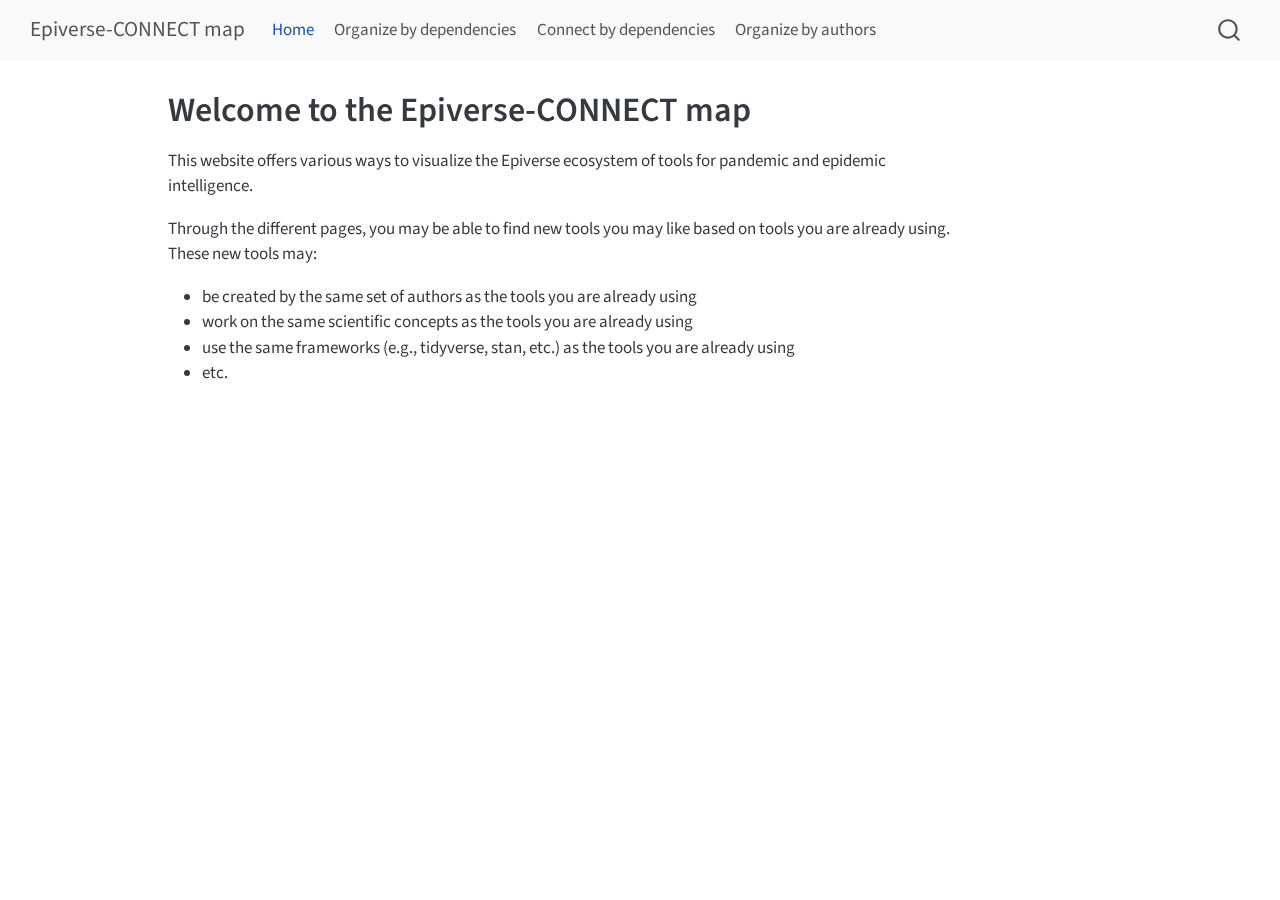
<file: index.html>
<!DOCTYPE html>
<html xmlns="http://www.w3.org/1999/xhtml" lang="en" xml:lang="en"><head>

<meta charset="utf-8">
<meta name="generator" content="quarto-1.6.39">

<meta name="viewport" content="width=device-width, initial-scale=1.0, user-scalable=yes">


<title>Welcome to the Epiverse-CONNECT map – Epiverse-CONNECT map</title>
<style>
code{white-space: pre-wrap;}
span.smallcaps{font-variant: small-caps;}
div.columns{display: flex; gap: min(4vw, 1.5em);}
div.column{flex: auto; overflow-x: auto;}
div.hanging-indent{margin-left: 1.5em; text-indent: -1.5em;}
ul.task-list{list-style: none;}
ul.task-list li input[type="checkbox"] {
  width: 0.8em;
  margin: 0 0.8em 0.2em -1em; /* quarto-specific, see https://github.com/quarto-dev/quarto-cli/issues/4556 */ 
  vertical-align: middle;
}
</style>


<script src="site_libs/quarto-nav/quarto-nav.js"></script>
<script src="site_libs/quarto-nav/headroom.min.js"></script>
<script src="site_libs/clipboard/clipboard.min.js"></script>
<script src="site_libs/quarto-search/autocomplete.umd.js"></script>
<script src="site_libs/quarto-search/fuse.min.js"></script>
<script src="site_libs/quarto-search/quarto-search.js"></script>
<meta name="quarto:offset" content="./">
<script src="site_libs/quarto-html/quarto.js"></script>
<script src="site_libs/quarto-html/popper.min.js"></script>
<script src="site_libs/quarto-html/tippy.umd.min.js"></script>
<script src="site_libs/quarto-html/anchor.min.js"></script>
<link href="site_libs/quarto-html/tippy.css" rel="stylesheet">
<link href="site_libs/quarto-html/quarto-syntax-highlighting-e26003cea8cd680ca0c55a263523d882.css" rel="stylesheet" id="quarto-text-highlighting-styles">
<script src="site_libs/bootstrap/bootstrap.min.js"></script>
<link href="site_libs/bootstrap/bootstrap-icons.css" rel="stylesheet">
<link href="site_libs/bootstrap/bootstrap-089012cc7bb008a623e53180a9badcbd.min.css" rel="stylesheet" append-hash="true" id="quarto-bootstrap" data-mode="light">
<script id="quarto-search-options" type="application/json">{
  "location": "navbar",
  "copy-button": false,
  "collapse-after": 3,
  "panel-placement": "end",
  "type": "overlay",
  "limit": 50,
  "keyboard-shortcut": [
    "f",
    "/",
    "s"
  ],
  "show-item-context": false,
  "language": {
    "search-no-results-text": "No results",
    "search-matching-documents-text": "matching documents",
    "search-copy-link-title": "Copy link to search",
    "search-hide-matches-text": "Hide additional matches",
    "search-more-match-text": "more match in this document",
    "search-more-matches-text": "more matches in this document",
    "search-clear-button-title": "Clear",
    "search-text-placeholder": "",
    "search-detached-cancel-button-title": "Cancel",
    "search-submit-button-title": "Submit",
    "search-label": "Search"
  }
}</script>


<link rel="stylesheet" href="styles.css">
</head>

<body class="nav-fixed">

<div id="quarto-search-results"></div>
  <header id="quarto-header" class="headroom fixed-top">
    <nav class="navbar navbar-expand-lg " data-bs-theme="dark">
      <div class="navbar-container container-fluid">
      <div class="navbar-brand-container mx-auto">
    <a class="navbar-brand" href="./index.html">
    <span class="navbar-title">Epiverse-CONNECT map</span>
    </a>
  </div>
            <div id="quarto-search" class="" title="Search"></div>
          <button class="navbar-toggler" type="button" data-bs-toggle="collapse" data-bs-target="#navbarCollapse" aria-controls="navbarCollapse" role="menu" aria-expanded="false" aria-label="Toggle navigation" onclick="if (window.quartoToggleHeadroom) { window.quartoToggleHeadroom(); }">
  <span class="navbar-toggler-icon"></span>
</button>
          <div class="collapse navbar-collapse" id="navbarCollapse">
            <ul class="navbar-nav navbar-nav-scroll me-auto">
  <li class="nav-item">
    <a class="nav-link active" href="./index.html" aria-current="page"> 
<span class="menu-text">Home</span></a>
  </li>  
  <li class="nav-item">
    <a class="nav-link" href="./dependency_map.html"> 
<span class="menu-text">Organize by dependencies</span></a>
  </li>  
  <li class="nav-item">
    <a class="nav-link" href="./dependency_network.html"> 
<span class="menu-text">Connect by dependencies</span></a>
  </li>  
  <li class="nav-item">
    <a class="nav-link" href="./coauthors_map.html"> 
<span class="menu-text">Organize by authors</span></a>
  </li>  
</ul>
          </div> <!-- /navcollapse -->
            <div class="quarto-navbar-tools">
</div>
      </div> <!-- /container-fluid -->
    </nav>
</header>
<!-- content -->
<div id="quarto-content" class="quarto-container page-columns page-rows-contents page-layout-article page-navbar">
<!-- sidebar -->
<!-- margin-sidebar -->
    <div id="quarto-margin-sidebar" class="sidebar margin-sidebar zindex-bottom">
        
    </div>
<!-- main -->
<main class="content" id="quarto-document-content">

<header id="title-block-header" class="quarto-title-block default">
<div class="quarto-title">
<h1 class="title">Welcome to the Epiverse-CONNECT map</h1>
</div>



<div class="quarto-title-meta">

    
  
    
  </div>
  


</header>


<p>This website offers various ways to visualize the Epiverse ecosystem of tools for pandemic and epidemic intelligence.</p>
<p>Through the different pages, you may be able to find new tools you may like based on tools you are already using. These new tools may:</p>
<ul>
<li>be created by the same set of authors as the tools you are already using</li>
<li>work on the same scientific concepts as the tools you are already using</li>
<li>use the same frameworks (e.g., tidyverse, stan, etc.) as the tools you are already using</li>
<li>etc.</li>
</ul>



</main> <!-- /main -->
<script id="quarto-html-after-body" type="application/javascript">
window.document.addEventListener("DOMContentLoaded", function (event) {
  const toggleBodyColorMode = (bsSheetEl) => {
    const mode = bsSheetEl.getAttribute("data-mode");
    const bodyEl = window.document.querySelector("body");
    if (mode === "dark") {
      bodyEl.classList.add("quarto-dark");
      bodyEl.classList.remove("quarto-light");
    } else {
      bodyEl.classList.add("quarto-light");
      bodyEl.classList.remove("quarto-dark");
    }
  }
  const toggleBodyColorPrimary = () => {
    const bsSheetEl = window.document.querySelector("link#quarto-bootstrap");
    if (bsSheetEl) {
      toggleBodyColorMode(bsSheetEl);
    }
  }
  toggleBodyColorPrimary();  
  const icon = "";
  const anchorJS = new window.AnchorJS();
  anchorJS.options = {
    placement: 'right',
    icon: icon
  };
  anchorJS.add('.anchored');
  const isCodeAnnotation = (el) => {
    for (const clz of el.classList) {
      if (clz.startsWith('code-annotation-')) {                     
        return true;
      }
    }
    return false;
  }
  const onCopySuccess = function(e) {
    // button target
    const button = e.trigger;
    // don't keep focus
    button.blur();
    // flash "checked"
    button.classList.add('code-copy-button-checked');
    var currentTitle = button.getAttribute("title");
    button.setAttribute("title", "Copied!");
    let tooltip;
    if (window.bootstrap) {
      button.setAttribute("data-bs-toggle", "tooltip");
      button.setAttribute("data-bs-placement", "left");
      button.setAttribute("data-bs-title", "Copied!");
      tooltip = new bootstrap.Tooltip(button, 
        { trigger: "manual", 
          customClass: "code-copy-button-tooltip",
          offset: [0, -8]});
      tooltip.show();    
    }
    setTimeout(function() {
      if (tooltip) {
        tooltip.hide();
        button.removeAttribute("data-bs-title");
        button.removeAttribute("data-bs-toggle");
        button.removeAttribute("data-bs-placement");
      }
      button.setAttribute("title", currentTitle);
      button.classList.remove('code-copy-button-checked');
    }, 1000);
    // clear code selection
    e.clearSelection();
  }
  const getTextToCopy = function(trigger) {
      const codeEl = trigger.previousElementSibling.cloneNode(true);
      for (const childEl of codeEl.children) {
        if (isCodeAnnotation(childEl)) {
          childEl.remove();
        }
      }
      return codeEl.innerText;
  }
  const clipboard = new window.ClipboardJS('.code-copy-button:not([data-in-quarto-modal])', {
    text: getTextToCopy
  });
  clipboard.on('success', onCopySuccess);
  if (window.document.getElementById('quarto-embedded-source-code-modal')) {
    const clipboardModal = new window.ClipboardJS('.code-copy-button[data-in-quarto-modal]', {
      text: getTextToCopy,
      container: window.document.getElementById('quarto-embedded-source-code-modal')
    });
    clipboardModal.on('success', onCopySuccess);
  }
    var localhostRegex = new RegExp(/^(?:http|https):\/\/localhost\:?[0-9]*\//);
    var mailtoRegex = new RegExp(/^mailto:/);
      var filterRegex = new RegExp('/' + window.location.host + '/');
    var isInternal = (href) => {
        return filterRegex.test(href) || localhostRegex.test(href) || mailtoRegex.test(href);
    }
    // Inspect non-navigation links and adorn them if external
 	var links = window.document.querySelectorAll('a[href]:not(.nav-link):not(.navbar-brand):not(.toc-action):not(.sidebar-link):not(.sidebar-item-toggle):not(.pagination-link):not(.no-external):not([aria-hidden]):not(.dropdown-item):not(.quarto-navigation-tool):not(.about-link)');
    for (var i=0; i<links.length; i++) {
      const link = links[i];
      if (!isInternal(link.href)) {
        // undo the damage that might have been done by quarto-nav.js in the case of
        // links that we want to consider external
        if (link.dataset.originalHref !== undefined) {
          link.href = link.dataset.originalHref;
        }
      }
    }
  function tippyHover(el, contentFn, onTriggerFn, onUntriggerFn) {
    const config = {
      allowHTML: true,
      maxWidth: 500,
      delay: 100,
      arrow: false,
      appendTo: function(el) {
          return el.parentElement;
      },
      interactive: true,
      interactiveBorder: 10,
      theme: 'quarto',
      placement: 'bottom-start',
    };
    if (contentFn) {
      config.content = contentFn;
    }
    if (onTriggerFn) {
      config.onTrigger = onTriggerFn;
    }
    if (onUntriggerFn) {
      config.onUntrigger = onUntriggerFn;
    }
    window.tippy(el, config); 
  }
  const noterefs = window.document.querySelectorAll('a[role="doc-noteref"]');
  for (var i=0; i<noterefs.length; i++) {
    const ref = noterefs[i];
    tippyHover(ref, function() {
      // use id or data attribute instead here
      let href = ref.getAttribute('data-footnote-href') || ref.getAttribute('href');
      try { href = new URL(href).hash; } catch {}
      const id = href.replace(/^#\/?/, "");
      const note = window.document.getElementById(id);
      if (note) {
        return note.innerHTML;
      } else {
        return "";
      }
    });
  }
  const xrefs = window.document.querySelectorAll('a.quarto-xref');
  const processXRef = (id, note) => {
    // Strip column container classes
    const stripColumnClz = (el) => {
      el.classList.remove("page-full", "page-columns");
      if (el.children) {
        for (const child of el.children) {
          stripColumnClz(child);
        }
      }
    }
    stripColumnClz(note)
    if (id === null || id.startsWith('sec-')) {
      // Special case sections, only their first couple elements
      const container = document.createElement("div");
      if (note.children && note.children.length > 2) {
        container.appendChild(note.children[0].cloneNode(true));
        for (let i = 1; i < note.children.length; i++) {
          const child = note.children[i];
          if (child.tagName === "P" && child.innerText === "") {
            continue;
          } else {
            container.appendChild(child.cloneNode(true));
            break;
          }
        }
        if (window.Quarto?.typesetMath) {
          window.Quarto.typesetMath(container);
        }
        return container.innerHTML
      } else {
        if (window.Quarto?.typesetMath) {
          window.Quarto.typesetMath(note);
        }
        return note.innerHTML;
      }
    } else {
      // Remove any anchor links if they are present
      const anchorLink = note.querySelector('a.anchorjs-link');
      if (anchorLink) {
        anchorLink.remove();
      }
      if (window.Quarto?.typesetMath) {
        window.Quarto.typesetMath(note);
      }
      if (note.classList.contains("callout")) {
        return note.outerHTML;
      } else {
        return note.innerHTML;
      }
    }
  }
  for (var i=0; i<xrefs.length; i++) {
    const xref = xrefs[i];
    tippyHover(xref, undefined, function(instance) {
      instance.disable();
      let url = xref.getAttribute('href');
      let hash = undefined; 
      if (url.startsWith('#')) {
        hash = url;
      } else {
        try { hash = new URL(url).hash; } catch {}
      }
      if (hash) {
        const id = hash.replace(/^#\/?/, "");
        const note = window.document.getElementById(id);
        if (note !== null) {
          try {
            const html = processXRef(id, note.cloneNode(true));
            instance.setContent(html);
          } finally {
            instance.enable();
            instance.show();
          }
        } else {
          // See if we can fetch this
          fetch(url.split('#')[0])
          .then(res => res.text())
          .then(html => {
            const parser = new DOMParser();
            const htmlDoc = parser.parseFromString(html, "text/html");
            const note = htmlDoc.getElementById(id);
            if (note !== null) {
              const html = processXRef(id, note);
              instance.setContent(html);
            } 
          }).finally(() => {
            instance.enable();
            instance.show();
          });
        }
      } else {
        // See if we can fetch a full url (with no hash to target)
        // This is a special case and we should probably do some content thinning / targeting
        fetch(url)
        .then(res => res.text())
        .then(html => {
          const parser = new DOMParser();
          const htmlDoc = parser.parseFromString(html, "text/html");
          const note = htmlDoc.querySelector('main.content');
          if (note !== null) {
            // This should only happen for chapter cross references
            // (since there is no id in the URL)
            // remove the first header
            if (note.children.length > 0 && note.children[0].tagName === "HEADER") {
              note.children[0].remove();
            }
            const html = processXRef(null, note);
            instance.setContent(html);
          } 
        }).finally(() => {
          instance.enable();
          instance.show();
        });
      }
    }, function(instance) {
    });
  }
      let selectedAnnoteEl;
      const selectorForAnnotation = ( cell, annotation) => {
        let cellAttr = 'data-code-cell="' + cell + '"';
        let lineAttr = 'data-code-annotation="' +  annotation + '"';
        const selector = 'span[' + cellAttr + '][' + lineAttr + ']';
        return selector;
      }
      const selectCodeLines = (annoteEl) => {
        const doc = window.document;
        const targetCell = annoteEl.getAttribute("data-target-cell");
        const targetAnnotation = annoteEl.getAttribute("data-target-annotation");
        const annoteSpan = window.document.querySelector(selectorForAnnotation(targetCell, targetAnnotation));
        const lines = annoteSpan.getAttribute("data-code-lines").split(",");
        const lineIds = lines.map((line) => {
          return targetCell + "-" + line;
        })
        let top = null;
        let height = null;
        let parent = null;
        if (lineIds.length > 0) {
            //compute the position of the single el (top and bottom and make a div)
            const el = window.document.getElementById(lineIds[0]);
            top = el.offsetTop;
            height = el.offsetHeight;
            parent = el.parentElement.parentElement;
          if (lineIds.length > 1) {
            const lastEl = window.document.getElementById(lineIds[lineIds.length - 1]);
            const bottom = lastEl.offsetTop + lastEl.offsetHeight;
            height = bottom - top;
          }
          if (top !== null && height !== null && parent !== null) {
            // cook up a div (if necessary) and position it 
            let div = window.document.getElementById("code-annotation-line-highlight");
            if (div === null) {
              div = window.document.createElement("div");
              div.setAttribute("id", "code-annotation-line-highlight");
              div.style.position = 'absolute';
              parent.appendChild(div);
            }
            div.style.top = top - 2 + "px";
            div.style.height = height + 4 + "px";
            div.style.left = 0;
            let gutterDiv = window.document.getElementById("code-annotation-line-highlight-gutter");
            if (gutterDiv === null) {
              gutterDiv = window.document.createElement("div");
              gutterDiv.setAttribute("id", "code-annotation-line-highlight-gutter");
              gutterDiv.style.position = 'absolute';
              const codeCell = window.document.getElementById(targetCell);
              const gutter = codeCell.querySelector('.code-annotation-gutter');
              gutter.appendChild(gutterDiv);
            }
            gutterDiv.style.top = top - 2 + "px";
            gutterDiv.style.height = height + 4 + "px";
          }
          selectedAnnoteEl = annoteEl;
        }
      };
      const unselectCodeLines = () => {
        const elementsIds = ["code-annotation-line-highlight", "code-annotation-line-highlight-gutter"];
        elementsIds.forEach((elId) => {
          const div = window.document.getElementById(elId);
          if (div) {
            div.remove();
          }
        });
        selectedAnnoteEl = undefined;
      };
        // Handle positioning of the toggle
    window.addEventListener(
      "resize",
      throttle(() => {
        elRect = undefined;
        if (selectedAnnoteEl) {
          selectCodeLines(selectedAnnoteEl);
        }
      }, 10)
    );
    function throttle(fn, ms) {
    let throttle = false;
    let timer;
      return (...args) => {
        if(!throttle) { // first call gets through
            fn.apply(this, args);
            throttle = true;
        } else { // all the others get throttled
            if(timer) clearTimeout(timer); // cancel #2
            timer = setTimeout(() => {
              fn.apply(this, args);
              timer = throttle = false;
            }, ms);
        }
      };
    }
      // Attach click handler to the DT
      const annoteDls = window.document.querySelectorAll('dt[data-target-cell]');
      for (const annoteDlNode of annoteDls) {
        annoteDlNode.addEventListener('click', (event) => {
          const clickedEl = event.target;
          if (clickedEl !== selectedAnnoteEl) {
            unselectCodeLines();
            const activeEl = window.document.querySelector('dt[data-target-cell].code-annotation-active');
            if (activeEl) {
              activeEl.classList.remove('code-annotation-active');
            }
            selectCodeLines(clickedEl);
            clickedEl.classList.add('code-annotation-active');
          } else {
            // Unselect the line
            unselectCodeLines();
            clickedEl.classList.remove('code-annotation-active');
          }
        });
      }
  const findCites = (el) => {
    const parentEl = el.parentElement;
    if (parentEl) {
      const cites = parentEl.dataset.cites;
      if (cites) {
        return {
          el,
          cites: cites.split(' ')
        };
      } else {
        return findCites(el.parentElement)
      }
    } else {
      return undefined;
    }
  };
  var bibliorefs = window.document.querySelectorAll('a[role="doc-biblioref"]');
  for (var i=0; i<bibliorefs.length; i++) {
    const ref = bibliorefs[i];
    const citeInfo = findCites(ref);
    if (citeInfo) {
      tippyHover(citeInfo.el, function() {
        var popup = window.document.createElement('div');
        citeInfo.cites.forEach(function(cite) {
          var citeDiv = window.document.createElement('div');
          citeDiv.classList.add('hanging-indent');
          citeDiv.classList.add('csl-entry');
          var biblioDiv = window.document.getElementById('ref-' + cite);
          if (biblioDiv) {
            citeDiv.innerHTML = biblioDiv.innerHTML;
          }
          popup.appendChild(citeDiv);
        });
        return popup.innerHTML;
      });
    }
  }
});
</script>
</div> <!-- /content -->




</body></html>
</file>
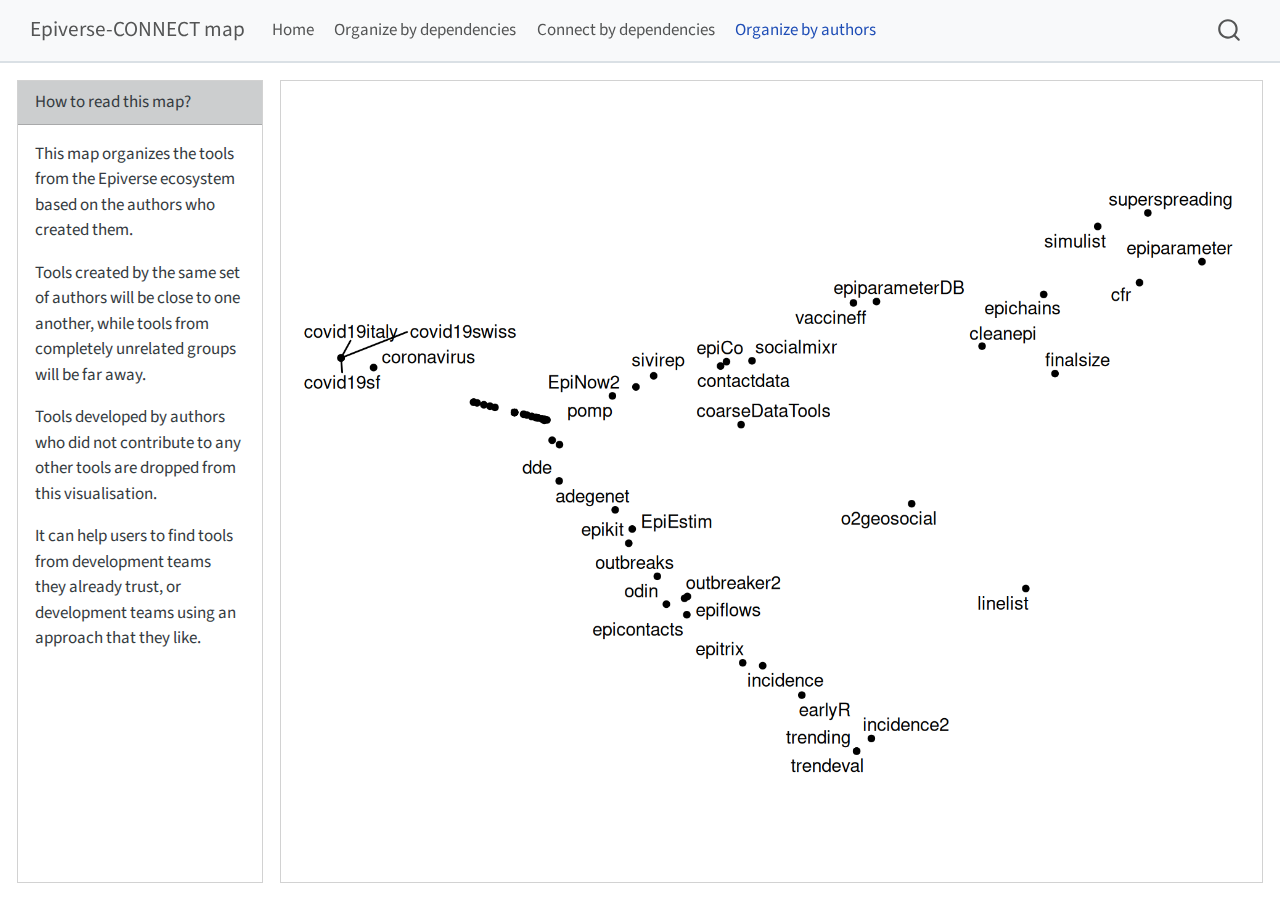
<file: coauthors_map.html>
<!DOCTYPE html>
<html xmlns="http://www.w3.org/1999/xhtml" lang="en" xml:lang="en"><head>

<meta charset="utf-8">
<meta name="generator" content="quarto-1.6.39">

<meta name="viewport" content="width=device-width, initial-scale=1.0, user-scalable=yes">


<title>coauthors_map – Epiverse-CONNECT map</title>
<style>
code{white-space: pre-wrap;}
span.smallcaps{font-variant: small-caps;}
div.columns{display: flex; gap: min(4vw, 1.5em);}
div.column{flex: auto; overflow-x: auto;}
div.hanging-indent{margin-left: 1.5em; text-indent: -1.5em;}
ul.task-list{list-style: none;}
ul.task-list li input[type="checkbox"] {
  width: 0.8em;
  margin: 0 0.8em 0.2em -1em; /* quarto-specific, see https://github.com/quarto-dev/quarto-cli/issues/4556 */ 
  vertical-align: middle;
}
</style>


<script src="site_libs/quarto-nav/quarto-nav.js"></script>
<script src="site_libs/quarto-nav/headroom.min.js"></script>
<script src="site_libs/clipboard/clipboard.min.js"></script>
<script src="site_libs/quarto-search/autocomplete.umd.js"></script>
<script src="site_libs/quarto-search/fuse.min.js"></script>
<script src="site_libs/quarto-search/quarto-search.js"></script>
<meta name="quarto:offset" content="./">
<script src="site_libs/quarto-html/quarto.js"></script>
<script src="site_libs/quarto-html/popper.min.js"></script>
<script src="site_libs/quarto-html/tippy.umd.min.js"></script>
<script src="site_libs/quarto-html/anchor.min.js"></script>
<link href="site_libs/quarto-html/tippy.css" rel="stylesheet">
<link href="site_libs/quarto-html/quarto-syntax-highlighting-e26003cea8cd680ca0c55a263523d882.css" rel="stylesheet" id="quarto-text-highlighting-styles">
<script src="site_libs/bootstrap/bootstrap.min.js"></script>
<link href="site_libs/bootstrap/bootstrap-icons.css" rel="stylesheet">
<link href="site_libs/bootstrap/bootstrap-089012cc7bb008a623e53180a9badcbd.min.css" rel="stylesheet" append-hash="true" id="quarto-bootstrap" data-mode="light">
<script src="site_libs/quarto-dashboard/quarto-dashboard.js"></script>
<script src="site_libs/quarto-dashboard/stickythead.js"></script>
<script src="site_libs/quarto-dashboard/datatables.min.js" kdttablesentinel="true"></script>
<script src="site_libs/quarto-dashboard/pdfmake.min.js" kdttablesentinel="true"></script>
<script src="site_libs/quarto-dashboard/vfs_fonts.js" kdttablesentinel="true"></script>
<script src="site_libs/quarto-dashboard/web-components.js" type="module"></script>
<script src="site_libs/quarto-dashboard/components.js"></script>
<link href="site_libs/quarto-dashboard/datatables.min.css" rel="stylesheet" kdttablesentinel="true">
<script id="quarto-search-options" type="application/json">{
  "location": "navbar",
  "copy-button": false,
  "collapse-after": 3,
  "panel-placement": "end",
  "type": "overlay",
  "limit": 50,
  "keyboard-shortcut": [
    "f",
    "/",
    "s"
  ],
  "show-item-context": false,
  "language": {
    "search-no-results-text": "No results",
    "search-matching-documents-text": "matching documents",
    "search-copy-link-title": "Copy link to search",
    "search-hide-matches-text": "Hide additional matches",
    "search-more-match-text": "more match in this document",
    "search-more-matches-text": "more matches in this document",
    "search-clear-button-title": "Clear",
    "search-text-placeholder": "",
    "search-detached-cancel-button-title": "Cancel",
    "search-submit-button-title": "Submit",
    "search-label": "Search"
  }
}</script>


</head>

<body class="quarto-dashboard nav-fixed dashboard-fill fullcontent">


<div id="quarto-search-results"></div>
  <header id="quarto-header" class="headroom fixed-top">
    <nav class="navbar navbar-expand-lg " data-bs-theme="dark">
      <div class="navbar-container container-fluid">
      <div class="navbar-brand-container mx-auto">
    <a class="navbar-brand" href="./index.html">
    <span class="navbar-title">Epiverse-CONNECT map</span>
    </a>
  </div>
            <div id="quarto-search" class="" title="Search"></div>
          <button class="navbar-toggler" type="button" data-bs-toggle="collapse" data-bs-target="#navbarCollapse" aria-controls="navbarCollapse" role="menu" aria-expanded="false" aria-label="Toggle navigation" onclick="if (window.quartoToggleHeadroom) { window.quartoToggleHeadroom(); }">
  <span class="navbar-toggler-icon"></span>
</button>
          <div class="collapse navbar-collapse" id="navbarCollapse">
            <ul class="navbar-nav navbar-nav-scroll me-auto">
  <li class="nav-item">
    <a class="nav-link" href="./index.html"> 
<span class="menu-text">Home</span></a>
  </li>  
  <li class="nav-item">
    <a class="nav-link" href="./dependency_map.html"> 
<span class="menu-text">Organize by dependencies</span></a>
  </li>  
  <li class="nav-item">
    <a class="nav-link" href="./dependency_network.html"> 
<span class="menu-text">Connect by dependencies</span></a>
  </li>  
  <li class="nav-item">
    <a class="nav-link active" href="./coauthors_map.html" aria-current="page"> 
<span class="menu-text">Organize by authors</span></a>
  </li>  
</ul>
          </div> <!-- /navcollapse -->
            <div class="quarto-navbar-tools">
</div>
      </div> <!-- /container-fluid -->
    </nav>
<header id="quarto-dashboard-header">
<nav class="navbar navbar-expand-md slim" data-bs-theme="dark">
  <div class="navbar-container container-fluid">
    <button class="navbar-toggler hidden" type="button" data-bs-toggle="collapse" data-bs-target="#dashboard-collapse" aria-controls="dashboard-collapse" aria-expanded="false" aria-label="Toggle navigation">
      <span class="navbar-toggler-icon"></span>
    </button>    


</div></nav>
</header></header>
<!-- content -->
<div id="quarto-content" class="quarto-container page-layout-custom page-navbar quarto-dashboard-content bslib-gap-spacing html-fill-container bslib-page-fill">
<!-- sidebar -->
<!-- margin-sidebar -->
<!-- main -->

<div class="bslib-grid-item html-fill-item bslib-grid" data-layout="fill" style="display: grid; grid-template-columns: minmax(3em, 20fr) minmax(3em, 80fr);
grid-auto-rows: minmax(0, 1fr);">
<div class="bslib-grid" style="display: grid; grid-template-rows: minmax(3em, 1fr); grid-auto-columns: minmax(0, 1fr);">
<div class="card bslib-card html-fill-container" data-title="How to read this map?" data-bslib-card-init="" data-require-bs-caller="card()" data-full-screen="false">
<div class="card-header"><div class="card-title"><span style="display: inline">
How to read this map?
</span></div></div>
<div class="card-body html-fill-item html-fill-container">
<p>This map organizes the tools from the Epiverse ecosystem based on the authors who created them.</p>
<p>Tools created by the same set of authors will be close to one another, while tools from completely unrelated groups will be far away.</p>
<p>Tools developed by authors who did not contribute to any other tools are dropped from this visualisation.</p>
<p>It can help users to find tools from development teams they already trust, or development teams using an approach that they like.</p>
</div>
<bslib-tooltip placement="auto" bsoptions="[]" data-require-bs-version="5" data-require-bs-caller="tooltip()">
    <template>Expand</template>
    <span class="bslib-full-screen-enter badge rounded-pill">
        <svg xmlns="http://www.w3.org/2000/svg" viewbox="0 0 24 24" style="height:1em;width:1em;" aria-hidden="true" role="img"><path d="M20 5C20 4.4 19.6 4 19 4H13C12.4 4 12 3.6 12 3C12 2.4 12.4 2 13 2H21C21.6 2 22 2.4 22 3V11C22 11.6 21.6 12 21 12C20.4 12 20 11.6 20 11V5ZM4 19C4 19.6 4.4 20 5 20H11C11.6 20 12 20.4 12 21C12 21.6 11.6 22 11 22H3C2.4 22 2 21.6 2 21V13C2 12.4 2.4 12 3 12C3.6 12 4 12.4 4 13V19Z"></path></svg>
    </span>
</bslib-tooltip><script data-bslib-card-init="">bslib.Card.initializeAllCards();</script></div>
</div><div class="bslib-grid" style="display: grid; grid-template-rows: minmax(3em, 1fr); grid-auto-columns: minmax(0, 1fr);">
<div class="card cell bslib-card html-fill-container" data-bslib-card-init="" data-require-bs-caller="card()" data-full-screen="false">
<div class="card-body html-fill-item html-fill-container">
<div class="cell-output-display html-fill-item html-fill-container">
<img src="coauthors_map_files/figure-html/unnamed-chunk-4-1.png" class="img-fluid quarto-dashboard-img-contain">
</div>
</div>
<bslib-tooltip placement="auto" bsoptions="[]" data-require-bs-version="5" data-require-bs-caller="tooltip()">
    <template>Expand</template>
    <span class="bslib-full-screen-enter badge rounded-pill">
        <svg xmlns="http://www.w3.org/2000/svg" viewbox="0 0 24 24" style="height:1em;width:1em;" aria-hidden="true" role="img"><path d="M20 5C20 4.4 19.6 4 19 4H13C12.4 4 12 3.6 12 3C12 2.4 12.4 2 13 2H21C21.6 2 22 2.4 22 3V11C22 11.6 21.6 12 21 12C20.4 12 20 11.6 20 11V5ZM4 19C4 19.6 4.4 20 5 20H11C11.6 20 12 20.4 12 21C12 21.6 11.6 22 11 22H3C2.4 22 2 21.6 2 21V13C2 12.4 2.4 12 3 12C3.6 12 4 12.4 4 13V19Z"></path></svg>
    </span>
</bslib-tooltip><script data-bslib-card-init="">bslib.Card.initializeAllCards();</script></div>


<div id="3ade8a4a-fb1d-4a6c-8409-ac45482d5fc9" class="hidden">

</div>
</div>
</div>


<script id="quarto-html-after-body" type="application/javascript">
window.document.addEventListener("DOMContentLoaded", function (event) {
  const toggleBodyColorMode = (bsSheetEl) => {
    const mode = bsSheetEl.getAttribute("data-mode");
    const bodyEl = window.document.querySelector("body");
    if (mode === "dark") {
      bodyEl.classList.add("quarto-dark");
      bodyEl.classList.remove("quarto-light");
    } else {
      bodyEl.classList.add("quarto-light");
      bodyEl.classList.remove("quarto-dark");
    }
  }
  const toggleBodyColorPrimary = () => {
    const bsSheetEl = window.document.querySelector("link#quarto-bootstrap");
    if (bsSheetEl) {
      toggleBodyColorMode(bsSheetEl);
    }
  }
  toggleBodyColorPrimary();  
  const icon = "";
  const anchorJS = new window.AnchorJS();
  anchorJS.options = {
    placement: 'right',
    icon: icon
  };
  anchorJS.add('.anchored');
  const isCodeAnnotation = (el) => {
    for (const clz of el.classList) {
      if (clz.startsWith('code-annotation-')) {                     
        return true;
      }
    }
    return false;
  }
  const onCopySuccess = function(e) {
    // button target
    const button = e.trigger;
    // don't keep focus
    button.blur();
    // flash "checked"
    button.classList.add('code-copy-button-checked');
    var currentTitle = button.getAttribute("title");
    button.setAttribute("title", "Copied!");
    let tooltip;
    if (window.bootstrap) {
      button.setAttribute("data-bs-toggle", "tooltip");
      button.setAttribute("data-bs-placement", "left");
      button.setAttribute("data-bs-title", "Copied!");
      tooltip = new bootstrap.Tooltip(button, 
        { trigger: "manual", 
          customClass: "code-copy-button-tooltip",
          offset: [0, -8]});
      tooltip.show();    
    }
    setTimeout(function() {
      if (tooltip) {
        tooltip.hide();
        button.removeAttribute("data-bs-title");
        button.removeAttribute("data-bs-toggle");
        button.removeAttribute("data-bs-placement");
      }
      button.setAttribute("title", currentTitle);
      button.classList.remove('code-copy-button-checked');
    }, 1000);
    // clear code selection
    e.clearSelection();
  }
  const getTextToCopy = function(trigger) {
      const codeEl = trigger.previousElementSibling.cloneNode(true);
      for (const childEl of codeEl.children) {
        if (isCodeAnnotation(childEl)) {
          childEl.remove();
        }
      }
      return codeEl.innerText;
  }
  const clipboard = new window.ClipboardJS('.code-copy-button:not([data-in-quarto-modal])', {
    text: getTextToCopy
  });
  clipboard.on('success', onCopySuccess);
  if (window.document.getElementById('quarto-embedded-source-code-modal')) {
    const clipboardModal = new window.ClipboardJS('.code-copy-button[data-in-quarto-modal]', {
      text: getTextToCopy,
      container: window.document.getElementById('quarto-embedded-source-code-modal')
    });
    clipboardModal.on('success', onCopySuccess);
  }
    var localhostRegex = new RegExp(/^(?:http|https):\/\/localhost\:?[0-9]*\//);
    var mailtoRegex = new RegExp(/^mailto:/);
      var filterRegex = new RegExp('/' + window.location.host + '/');
    var isInternal = (href) => {
        return filterRegex.test(href) || localhostRegex.test(href) || mailtoRegex.test(href);
    }
    // Inspect non-navigation links and adorn them if external
 	var links = window.document.querySelectorAll('a[href]:not(.nav-link):not(.navbar-brand):not(.toc-action):not(.sidebar-link):not(.sidebar-item-toggle):not(.pagination-link):not(.no-external):not([aria-hidden]):not(.dropdown-item):not(.quarto-navigation-tool):not(.about-link)');
    for (var i=0; i<links.length; i++) {
      const link = links[i];
      if (!isInternal(link.href)) {
        // undo the damage that might have been done by quarto-nav.js in the case of
        // links that we want to consider external
        if (link.dataset.originalHref !== undefined) {
          link.href = link.dataset.originalHref;
        }
      }
    }
  function tippyHover(el, contentFn, onTriggerFn, onUntriggerFn) {
    const config = {
      allowHTML: true,
      maxWidth: 500,
      delay: 100,
      arrow: false,
      appendTo: function(el) {
          return el.parentElement;
      },
      interactive: true,
      interactiveBorder: 10,
      theme: 'quarto',
      placement: 'bottom-start',
    };
    if (contentFn) {
      config.content = contentFn;
    }
    if (onTriggerFn) {
      config.onTrigger = onTriggerFn;
    }
    if (onUntriggerFn) {
      config.onUntrigger = onUntriggerFn;
    }
    window.tippy(el, config); 
  }
  const noterefs = window.document.querySelectorAll('a[role="doc-noteref"]');
  for (var i=0; i<noterefs.length; i++) {
    const ref = noterefs[i];
    tippyHover(ref, function() {
      // use id or data attribute instead here
      let href = ref.getAttribute('data-footnote-href') || ref.getAttribute('href');
      try { href = new URL(href).hash; } catch {}
      const id = href.replace(/^#\/?/, "");
      const note = window.document.getElementById(id);
      if (note) {
        return note.innerHTML;
      } else {
        return "";
      }
    });
  }
  const xrefs = window.document.querySelectorAll('a.quarto-xref');
  const processXRef = (id, note) => {
    // Strip column container classes
    const stripColumnClz = (el) => {
      el.classList.remove("page-full", "page-columns");
      if (el.children) {
        for (const child of el.children) {
          stripColumnClz(child);
        }
      }
    }
    stripColumnClz(note)
    if (id === null || id.startsWith('sec-')) {
      // Special case sections, only their first couple elements
      const container = document.createElement("div");
      if (note.children && note.children.length > 2) {
        container.appendChild(note.children[0].cloneNode(true));
        for (let i = 1; i < note.children.length; i++) {
          const child = note.children[i];
          if (child.tagName === "P" && child.innerText === "") {
            continue;
          } else {
            container.appendChild(child.cloneNode(true));
            break;
          }
        }
        if (window.Quarto?.typesetMath) {
          window.Quarto.typesetMath(container);
        }
        return container.innerHTML
      } else {
        if (window.Quarto?.typesetMath) {
          window.Quarto.typesetMath(note);
        }
        return note.innerHTML;
      }
    } else {
      // Remove any anchor links if they are present
      const anchorLink = note.querySelector('a.anchorjs-link');
      if (anchorLink) {
        anchorLink.remove();
      }
      if (window.Quarto?.typesetMath) {
        window.Quarto.typesetMath(note);
      }
      if (note.classList.contains("callout")) {
        return note.outerHTML;
      } else {
        return note.innerHTML;
      }
    }
  }
  for (var i=0; i<xrefs.length; i++) {
    const xref = xrefs[i];
    tippyHover(xref, undefined, function(instance) {
      instance.disable();
      let url = xref.getAttribute('href');
      let hash = undefined; 
      if (url.startsWith('#')) {
        hash = url;
      } else {
        try { hash = new URL(url).hash; } catch {}
      }
      if (hash) {
        const id = hash.replace(/^#\/?/, "");
        const note = window.document.getElementById(id);
        if (note !== null) {
          try {
            const html = processXRef(id, note.cloneNode(true));
            instance.setContent(html);
          } finally {
            instance.enable();
            instance.show();
          }
        } else {
          // See if we can fetch this
          fetch(url.split('#')[0])
          .then(res => res.text())
          .then(html => {
            const parser = new DOMParser();
            const htmlDoc = parser.parseFromString(html, "text/html");
            const note = htmlDoc.getElementById(id);
            if (note !== null) {
              const html = processXRef(id, note);
              instance.setContent(html);
            } 
          }).finally(() => {
            instance.enable();
            instance.show();
          });
        }
      } else {
        // See if we can fetch a full url (with no hash to target)
        // This is a special case and we should probably do some content thinning / targeting
        fetch(url)
        .then(res => res.text())
        .then(html => {
          const parser = new DOMParser();
          const htmlDoc = parser.parseFromString(html, "text/html");
          const note = htmlDoc.querySelector('main.content');
          if (note !== null) {
            // This should only happen for chapter cross references
            // (since there is no id in the URL)
            // remove the first header
            if (note.children.length > 0 && note.children[0].tagName === "HEADER") {
              note.children[0].remove();
            }
            const html = processXRef(null, note);
            instance.setContent(html);
          } 
        }).finally(() => {
          instance.enable();
          instance.show();
        });
      }
    }, function(instance) {
    });
  }
      let selectedAnnoteEl;
      const selectorForAnnotation = ( cell, annotation) => {
        let cellAttr = 'data-code-cell="' + cell + '"';
        let lineAttr = 'data-code-annotation="' +  annotation + '"';
        const selector = 'span[' + cellAttr + '][' + lineAttr + ']';
        return selector;
      }
      const selectCodeLines = (annoteEl) => {
        const doc = window.document;
        const targetCell = annoteEl.getAttribute("data-target-cell");
        const targetAnnotation = annoteEl.getAttribute("data-target-annotation");
        const annoteSpan = window.document.querySelector(selectorForAnnotation(targetCell, targetAnnotation));
        const lines = annoteSpan.getAttribute("data-code-lines").split(",");
        const lineIds = lines.map((line) => {
          return targetCell + "-" + line;
        })
        let top = null;
        let height = null;
        let parent = null;
        if (lineIds.length > 0) {
            //compute the position of the single el (top and bottom and make a div)
            const el = window.document.getElementById(lineIds[0]);
            top = el.offsetTop;
            height = el.offsetHeight;
            parent = el.parentElement.parentElement;
          if (lineIds.length > 1) {
            const lastEl = window.document.getElementById(lineIds[lineIds.length - 1]);
            const bottom = lastEl.offsetTop + lastEl.offsetHeight;
            height = bottom - top;
          }
          if (top !== null && height !== null && parent !== null) {
            // cook up a div (if necessary) and position it 
            let div = window.document.getElementById("code-annotation-line-highlight");
            if (div === null) {
              div = window.document.createElement("div");
              div.setAttribute("id", "code-annotation-line-highlight");
              div.style.position = 'absolute';
              parent.appendChild(div);
            }
            div.style.top = top - 2 + "px";
            div.style.height = height + 4 + "px";
            div.style.left = 0;
            let gutterDiv = window.document.getElementById("code-annotation-line-highlight-gutter");
            if (gutterDiv === null) {
              gutterDiv = window.document.createElement("div");
              gutterDiv.setAttribute("id", "code-annotation-line-highlight-gutter");
              gutterDiv.style.position = 'absolute';
              const codeCell = window.document.getElementById(targetCell);
              const gutter = codeCell.querySelector('.code-annotation-gutter');
              gutter.appendChild(gutterDiv);
            }
            gutterDiv.style.top = top - 2 + "px";
            gutterDiv.style.height = height + 4 + "px";
          }
          selectedAnnoteEl = annoteEl;
        }
      };
      const unselectCodeLines = () => {
        const elementsIds = ["code-annotation-line-highlight", "code-annotation-line-highlight-gutter"];
        elementsIds.forEach((elId) => {
          const div = window.document.getElementById(elId);
          if (div) {
            div.remove();
          }
        });
        selectedAnnoteEl = undefined;
      };
        // Handle positioning of the toggle
    window.addEventListener(
      "resize",
      throttle(() => {
        elRect = undefined;
        if (selectedAnnoteEl) {
          selectCodeLines(selectedAnnoteEl);
        }
      }, 10)
    );
    function throttle(fn, ms) {
    let throttle = false;
    let timer;
      return (...args) => {
        if(!throttle) { // first call gets through
            fn.apply(this, args);
            throttle = true;
        } else { // all the others get throttled
            if(timer) clearTimeout(timer); // cancel #2
            timer = setTimeout(() => {
              fn.apply(this, args);
              timer = throttle = false;
            }, ms);
        }
      };
    }
      // Attach click handler to the DT
      const annoteDls = window.document.querySelectorAll('dt[data-target-cell]');
      for (const annoteDlNode of annoteDls) {
        annoteDlNode.addEventListener('click', (event) => {
          const clickedEl = event.target;
          if (clickedEl !== selectedAnnoteEl) {
            unselectCodeLines();
            const activeEl = window.document.querySelector('dt[data-target-cell].code-annotation-active');
            if (activeEl) {
              activeEl.classList.remove('code-annotation-active');
            }
            selectCodeLines(clickedEl);
            clickedEl.classList.add('code-annotation-active');
          } else {
            // Unselect the line
            unselectCodeLines();
            clickedEl.classList.remove('code-annotation-active');
          }
        });
      }
  const findCites = (el) => {
    const parentEl = el.parentElement;
    if (parentEl) {
      const cites = parentEl.dataset.cites;
      if (cites) {
        return {
          el,
          cites: cites.split(' ')
        };
      } else {
        return findCites(el.parentElement)
      }
    } else {
      return undefined;
    }
  };
  var bibliorefs = window.document.querySelectorAll('a[role="doc-biblioref"]');
  for (var i=0; i<bibliorefs.length; i++) {
    const ref = bibliorefs[i];
    const citeInfo = findCites(ref);
    if (citeInfo) {
      tippyHover(citeInfo.el, function() {
        var popup = window.document.createElement('div');
        citeInfo.cites.forEach(function(cite) {
          var citeDiv = window.document.createElement('div');
          citeDiv.classList.add('hanging-indent');
          citeDiv.classList.add('csl-entry');
          var biblioDiv = window.document.getElementById('ref-' + cite);
          if (biblioDiv) {
            citeDiv.innerHTML = biblioDiv.innerHTML;
          }
          popup.appendChild(citeDiv);
        });
        return popup.innerHTML;
      });
    }
  }
});
</script>
</div> <!-- /content -->

<script type="application/javascript">
window.document.addEventListener("DOMContentLoaded", function (_event) {
  if (window.bslib.Card) {
    window.bslib.Card.initializeAllCards();
  }
}); 
</script>
  



</body></html>
</file>
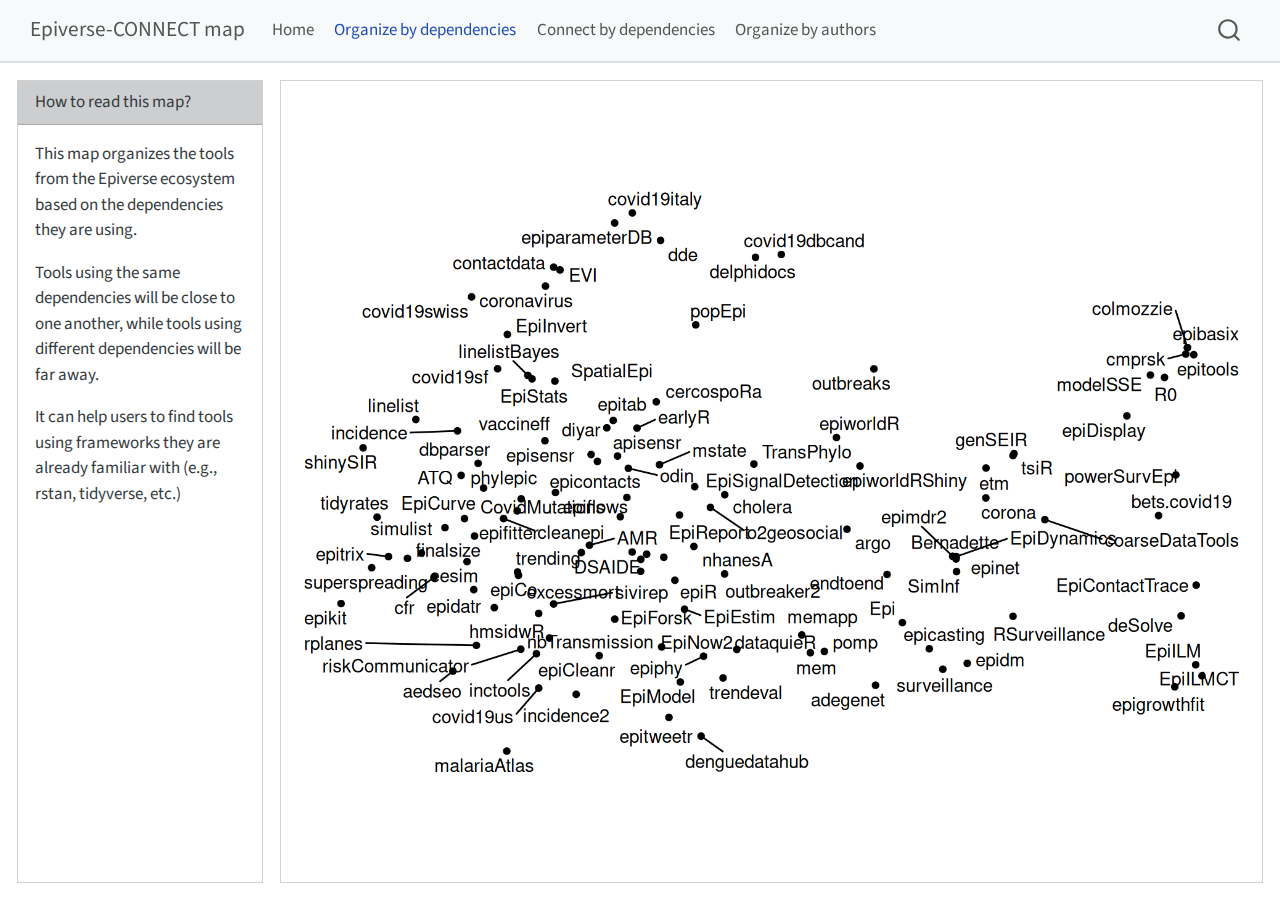
<file: dependency_map.html>
<!DOCTYPE html>
<html xmlns="http://www.w3.org/1999/xhtml" lang="en" xml:lang="en"><head>

<meta charset="utf-8">
<meta name="generator" content="quarto-1.6.39">

<meta name="viewport" content="width=device-width, initial-scale=1.0, user-scalable=yes">


<title>dependency_map – Epiverse-CONNECT map</title>
<style>
code{white-space: pre-wrap;}
span.smallcaps{font-variant: small-caps;}
div.columns{display: flex; gap: min(4vw, 1.5em);}
div.column{flex: auto; overflow-x: auto;}
div.hanging-indent{margin-left: 1.5em; text-indent: -1.5em;}
ul.task-list{list-style: none;}
ul.task-list li input[type="checkbox"] {
  width: 0.8em;
  margin: 0 0.8em 0.2em -1em; /* quarto-specific, see https://github.com/quarto-dev/quarto-cli/issues/4556 */ 
  vertical-align: middle;
}
</style>


<script src="site_libs/quarto-nav/quarto-nav.js"></script>
<script src="site_libs/quarto-nav/headroom.min.js"></script>
<script src="site_libs/clipboard/clipboard.min.js"></script>
<script src="site_libs/quarto-search/autocomplete.umd.js"></script>
<script src="site_libs/quarto-search/fuse.min.js"></script>
<script src="site_libs/quarto-search/quarto-search.js"></script>
<meta name="quarto:offset" content="./">
<script src="site_libs/quarto-html/quarto.js"></script>
<script src="site_libs/quarto-html/popper.min.js"></script>
<script src="site_libs/quarto-html/tippy.umd.min.js"></script>
<script src="site_libs/quarto-html/anchor.min.js"></script>
<link href="site_libs/quarto-html/tippy.css" rel="stylesheet">
<link href="site_libs/quarto-html/quarto-syntax-highlighting-e26003cea8cd680ca0c55a263523d882.css" rel="stylesheet" id="quarto-text-highlighting-styles">
<script src="site_libs/bootstrap/bootstrap.min.js"></script>
<link href="site_libs/bootstrap/bootstrap-icons.css" rel="stylesheet">
<link href="site_libs/bootstrap/bootstrap-089012cc7bb008a623e53180a9badcbd.min.css" rel="stylesheet" append-hash="true" id="quarto-bootstrap" data-mode="light">
<script src="site_libs/quarto-dashboard/quarto-dashboard.js"></script>
<script src="site_libs/quarto-dashboard/stickythead.js"></script>
<script src="site_libs/quarto-dashboard/datatables.min.js" kdttablesentinel="true"></script>
<script src="site_libs/quarto-dashboard/pdfmake.min.js" kdttablesentinel="true"></script>
<script src="site_libs/quarto-dashboard/vfs_fonts.js" kdttablesentinel="true"></script>
<script src="site_libs/quarto-dashboard/web-components.js" type="module"></script>
<script src="site_libs/quarto-dashboard/components.js"></script>
<link href="site_libs/quarto-dashboard/datatables.min.css" rel="stylesheet" kdttablesentinel="true">
<script id="quarto-search-options" type="application/json">{
  "location": "navbar",
  "copy-button": false,
  "collapse-after": 3,
  "panel-placement": "end",
  "type": "overlay",
  "limit": 50,
  "keyboard-shortcut": [
    "f",
    "/",
    "s"
  ],
  "show-item-context": false,
  "language": {
    "search-no-results-text": "No results",
    "search-matching-documents-text": "matching documents",
    "search-copy-link-title": "Copy link to search",
    "search-hide-matches-text": "Hide additional matches",
    "search-more-match-text": "more match in this document",
    "search-more-matches-text": "more matches in this document",
    "search-clear-button-title": "Clear",
    "search-text-placeholder": "",
    "search-detached-cancel-button-title": "Cancel",
    "search-submit-button-title": "Submit",
    "search-label": "Search"
  }
}</script>


</head>

<body class="quarto-dashboard nav-fixed dashboard-fill fullcontent">


<div id="quarto-search-results"></div>
  <header id="quarto-header" class="headroom fixed-top">
    <nav class="navbar navbar-expand-lg " data-bs-theme="dark">
      <div class="navbar-container container-fluid">
      <div class="navbar-brand-container mx-auto">
    <a class="navbar-brand" href="./index.html">
    <span class="navbar-title">Epiverse-CONNECT map</span>
    </a>
  </div>
            <div id="quarto-search" class="" title="Search"></div>
          <button class="navbar-toggler" type="button" data-bs-toggle="collapse" data-bs-target="#navbarCollapse" aria-controls="navbarCollapse" role="menu" aria-expanded="false" aria-label="Toggle navigation" onclick="if (window.quartoToggleHeadroom) { window.quartoToggleHeadroom(); }">
  <span class="navbar-toggler-icon"></span>
</button>
          <div class="collapse navbar-collapse" id="navbarCollapse">
            <ul class="navbar-nav navbar-nav-scroll me-auto">
  <li class="nav-item">
    <a class="nav-link" href="./index.html"> 
<span class="menu-text">Home</span></a>
  </li>  
  <li class="nav-item">
    <a class="nav-link active" href="./dependency_map.html" aria-current="page"> 
<span class="menu-text">Organize by dependencies</span></a>
  </li>  
  <li class="nav-item">
    <a class="nav-link" href="./dependency_network.html"> 
<span class="menu-text">Connect by dependencies</span></a>
  </li>  
  <li class="nav-item">
    <a class="nav-link" href="./coauthors_map.html"> 
<span class="menu-text">Organize by authors</span></a>
  </li>  
</ul>
          </div> <!-- /navcollapse -->
            <div class="quarto-navbar-tools">
</div>
      </div> <!-- /container-fluid -->
    </nav>
<header id="quarto-dashboard-header">
<nav class="navbar navbar-expand-md slim" data-bs-theme="dark">
  <div class="navbar-container container-fluid">
    <button class="navbar-toggler hidden" type="button" data-bs-toggle="collapse" data-bs-target="#dashboard-collapse" aria-controls="dashboard-collapse" aria-expanded="false" aria-label="Toggle navigation">
      <span class="navbar-toggler-icon"></span>
    </button>    


</div></nav>
</header></header>
<!-- content -->
<div id="quarto-content" class="quarto-container page-layout-custom page-navbar quarto-dashboard-content bslib-gap-spacing html-fill-container bslib-page-fill">
<!-- sidebar -->
<!-- margin-sidebar -->
<!-- main -->

<div class="bslib-grid-item html-fill-item bslib-grid" data-layout="fill" style="display: grid; grid-template-columns: minmax(3em, 20fr) minmax(3em, 80fr);
grid-auto-rows: minmax(0, 1fr);">
<div class="bslib-grid" style="display: grid; grid-template-rows: minmax(3em, 1fr); grid-auto-columns: minmax(0, 1fr);">
<div class="card bslib-card html-fill-container" data-title="How to read this map?" data-bslib-card-init="" data-require-bs-caller="card()" data-full-screen="false">
<div class="card-header"><div class="card-title"><span style="display: inline">
How to read this map?
</span></div></div>
<div class="card-body html-fill-item html-fill-container">
<p>This map organizes the tools from the Epiverse ecosystem based on the dependencies they are using.</p>
<p>Tools using the same dependencies will be close to one another, while tools using different dependencies will be far away.</p>
<p>It can help users to find tools using frameworks they are already familiar with (e.g., rstan, tidyverse, etc.)</p>
</div>
<bslib-tooltip placement="auto" bsoptions="[]" data-require-bs-version="5" data-require-bs-caller="tooltip()">
    <template>Expand</template>
    <span class="bslib-full-screen-enter badge rounded-pill">
        <svg xmlns="http://www.w3.org/2000/svg" viewbox="0 0 24 24" style="height:1em;width:1em;" aria-hidden="true" role="img"><path d="M20 5C20 4.4 19.6 4 19 4H13C12.4 4 12 3.6 12 3C12 2.4 12.4 2 13 2H21C21.6 2 22 2.4 22 3V11C22 11.6 21.6 12 21 12C20.4 12 20 11.6 20 11V5ZM4 19C4 19.6 4.4 20 5 20H11C11.6 20 12 20.4 12 21C12 21.6 11.6 22 11 22H3C2.4 22 2 21.6 2 21V13C2 12.4 2.4 12 3 12C3.6 12 4 12.4 4 13V19Z"></path></svg>
    </span>
</bslib-tooltip><script data-bslib-card-init="">bslib.Card.initializeAllCards();</script></div>
</div><div class="bslib-grid" style="display: grid; grid-template-rows: minmax(3em, 1fr); grid-auto-columns: minmax(0, 1fr);">
<div class="card cell bslib-card html-fill-container" data-bslib-card-init="" data-require-bs-caller="card()" data-full-screen="false">
<div class="card-body html-fill-item html-fill-container">
<div class="cell-output-display html-fill-item html-fill-container">
<img src="dependency_map_files/figure-html/unnamed-chunk-5-1.png" class="img-fluid quarto-dashboard-img-contain">
</div>
</div>
<bslib-tooltip placement="auto" bsoptions="[]" data-require-bs-version="5" data-require-bs-caller="tooltip()">
    <template>Expand</template>
    <span class="bslib-full-screen-enter badge rounded-pill">
        <svg xmlns="http://www.w3.org/2000/svg" viewbox="0 0 24 24" style="height:1em;width:1em;" aria-hidden="true" role="img"><path d="M20 5C20 4.4 19.6 4 19 4H13C12.4 4 12 3.6 12 3C12 2.4 12.4 2 13 2H21C21.6 2 22 2.4 22 3V11C22 11.6 21.6 12 21 12C20.4 12 20 11.6 20 11V5ZM4 19C4 19.6 4.4 20 5 20H11C11.6 20 12 20.4 12 21C12 21.6 11.6 22 11 22H3C2.4 22 2 21.6 2 21V13C2 12.4 2.4 12 3 12C3.6 12 4 12.4 4 13V19Z"></path></svg>
    </span>
</bslib-tooltip><script data-bslib-card-init="">bslib.Card.initializeAllCards();</script></div>


<div id="3ade8a4a-fb1d-4a6c-8409-ac45482d5fc9" class="hidden">

</div>
</div>
</div>


<script id="quarto-html-after-body" type="application/javascript">
window.document.addEventListener("DOMContentLoaded", function (event) {
  const toggleBodyColorMode = (bsSheetEl) => {
    const mode = bsSheetEl.getAttribute("data-mode");
    const bodyEl = window.document.querySelector("body");
    if (mode === "dark") {
      bodyEl.classList.add("quarto-dark");
      bodyEl.classList.remove("quarto-light");
    } else {
      bodyEl.classList.add("quarto-light");
      bodyEl.classList.remove("quarto-dark");
    }
  }
  const toggleBodyColorPrimary = () => {
    const bsSheetEl = window.document.querySelector("link#quarto-bootstrap");
    if (bsSheetEl) {
      toggleBodyColorMode(bsSheetEl);
    }
  }
  toggleBodyColorPrimary();  
  const icon = "";
  const anchorJS = new window.AnchorJS();
  anchorJS.options = {
    placement: 'right',
    icon: icon
  };
  anchorJS.add('.anchored');
  const isCodeAnnotation = (el) => {
    for (const clz of el.classList) {
      if (clz.startsWith('code-annotation-')) {                     
        return true;
      }
    }
    return false;
  }
  const onCopySuccess = function(e) {
    // button target
    const button = e.trigger;
    // don't keep focus
    button.blur();
    // flash "checked"
    button.classList.add('code-copy-button-checked');
    var currentTitle = button.getAttribute("title");
    button.setAttribute("title", "Copied!");
    let tooltip;
    if (window.bootstrap) {
      button.setAttribute("data-bs-toggle", "tooltip");
      button.setAttribute("data-bs-placement", "left");
      button.setAttribute("data-bs-title", "Copied!");
      tooltip = new bootstrap.Tooltip(button, 
        { trigger: "manual", 
          customClass: "code-copy-button-tooltip",
          offset: [0, -8]});
      tooltip.show();    
    }
    setTimeout(function() {
      if (tooltip) {
        tooltip.hide();
        button.removeAttribute("data-bs-title");
        button.removeAttribute("data-bs-toggle");
        button.removeAttribute("data-bs-placement");
      }
      button.setAttribute("title", currentTitle);
      button.classList.remove('code-copy-button-checked');
    }, 1000);
    // clear code selection
    e.clearSelection();
  }
  const getTextToCopy = function(trigger) {
      const codeEl = trigger.previousElementSibling.cloneNode(true);
      for (const childEl of codeEl.children) {
        if (isCodeAnnotation(childEl)) {
          childEl.remove();
        }
      }
      return codeEl.innerText;
  }
  const clipboard = new window.ClipboardJS('.code-copy-button:not([data-in-quarto-modal])', {
    text: getTextToCopy
  });
  clipboard.on('success', onCopySuccess);
  if (window.document.getElementById('quarto-embedded-source-code-modal')) {
    const clipboardModal = new window.ClipboardJS('.code-copy-button[data-in-quarto-modal]', {
      text: getTextToCopy,
      container: window.document.getElementById('quarto-embedded-source-code-modal')
    });
    clipboardModal.on('success', onCopySuccess);
  }
    var localhostRegex = new RegExp(/^(?:http|https):\/\/localhost\:?[0-9]*\//);
    var mailtoRegex = new RegExp(/^mailto:/);
      var filterRegex = new RegExp("https:\/\/epiverse-connect\.github\.io\/epiverse-map-quarto\/");
    var isInternal = (href) => {
        return filterRegex.test(href) || localhostRegex.test(href) || mailtoRegex.test(href);
    }
    // Inspect non-navigation links and adorn them if external
 	var links = window.document.querySelectorAll('a[href]:not(.nav-link):not(.navbar-brand):not(.toc-action):not(.sidebar-link):not(.sidebar-item-toggle):not(.pagination-link):not(.no-external):not([aria-hidden]):not(.dropdown-item):not(.quarto-navigation-tool):not(.about-link)');
    for (var i=0; i<links.length; i++) {
      const link = links[i];
      if (!isInternal(link.href)) {
        // undo the damage that might have been done by quarto-nav.js in the case of
        // links that we want to consider external
        if (link.dataset.originalHref !== undefined) {
          link.href = link.dataset.originalHref;
        }
      }
    }
  function tippyHover(el, contentFn, onTriggerFn, onUntriggerFn) {
    const config = {
      allowHTML: true,
      maxWidth: 500,
      delay: 100,
      arrow: false,
      appendTo: function(el) {
          return el.parentElement;
      },
      interactive: true,
      interactiveBorder: 10,
      theme: 'quarto',
      placement: 'bottom-start',
    };
    if (contentFn) {
      config.content = contentFn;
    }
    if (onTriggerFn) {
      config.onTrigger = onTriggerFn;
    }
    if (onUntriggerFn) {
      config.onUntrigger = onUntriggerFn;
    }
    window.tippy(el, config); 
  }
  const noterefs = window.document.querySelectorAll('a[role="doc-noteref"]');
  for (var i=0; i<noterefs.length; i++) {
    const ref = noterefs[i];
    tippyHover(ref, function() {
      // use id or data attribute instead here
      let href = ref.getAttribute('data-footnote-href') || ref.getAttribute('href');
      try { href = new URL(href).hash; } catch {}
      const id = href.replace(/^#\/?/, "");
      const note = window.document.getElementById(id);
      if (note) {
        return note.innerHTML;
      } else {
        return "";
      }
    });
  }
  const xrefs = window.document.querySelectorAll('a.quarto-xref');
  const processXRef = (id, note) => {
    // Strip column container classes
    const stripColumnClz = (el) => {
      el.classList.remove("page-full", "page-columns");
      if (el.children) {
        for (const child of el.children) {
          stripColumnClz(child);
        }
      }
    }
    stripColumnClz(note)
    if (id === null || id.startsWith('sec-')) {
      // Special case sections, only their first couple elements
      const container = document.createElement("div");
      if (note.children && note.children.length > 2) {
        container.appendChild(note.children[0].cloneNode(true));
        for (let i = 1; i < note.children.length; i++) {
          const child = note.children[i];
          if (child.tagName === "P" && child.innerText === "") {
            continue;
          } else {
            container.appendChild(child.cloneNode(true));
            break;
          }
        }
        if (window.Quarto?.typesetMath) {
          window.Quarto.typesetMath(container);
        }
        return container.innerHTML
      } else {
        if (window.Quarto?.typesetMath) {
          window.Quarto.typesetMath(note);
        }
        return note.innerHTML;
      }
    } else {
      // Remove any anchor links if they are present
      const anchorLink = note.querySelector('a.anchorjs-link');
      if (anchorLink) {
        anchorLink.remove();
      }
      if (window.Quarto?.typesetMath) {
        window.Quarto.typesetMath(note);
      }
      if (note.classList.contains("callout")) {
        return note.outerHTML;
      } else {
        return note.innerHTML;
      }
    }
  }
  for (var i=0; i<xrefs.length; i++) {
    const xref = xrefs[i];
    tippyHover(xref, undefined, function(instance) {
      instance.disable();
      let url = xref.getAttribute('href');
      let hash = undefined; 
      if (url.startsWith('#')) {
        hash = url;
      } else {
        try { hash = new URL(url).hash; } catch {}
      }
      if (hash) {
        const id = hash.replace(/^#\/?/, "");
        const note = window.document.getElementById(id);
        if (note !== null) {
          try {
            const html = processXRef(id, note.cloneNode(true));
            instance.setContent(html);
          } finally {
            instance.enable();
            instance.show();
          }
        } else {
          // See if we can fetch this
          fetch(url.split('#')[0])
          .then(res => res.text())
          .then(html => {
            const parser = new DOMParser();
            const htmlDoc = parser.parseFromString(html, "text/html");
            const note = htmlDoc.getElementById(id);
            if (note !== null) {
              const html = processXRef(id, note);
              instance.setContent(html);
            } 
          }).finally(() => {
            instance.enable();
            instance.show();
          });
        }
      } else {
        // See if we can fetch a full url (with no hash to target)
        // This is a special case and we should probably do some content thinning / targeting
        fetch(url)
        .then(res => res.text())
        .then(html => {
          const parser = new DOMParser();
          const htmlDoc = parser.parseFromString(html, "text/html");
          const note = htmlDoc.querySelector('main.content');
          if (note !== null) {
            // This should only happen for chapter cross references
            // (since there is no id in the URL)
            // remove the first header
            if (note.children.length > 0 && note.children[0].tagName === "HEADER") {
              note.children[0].remove();
            }
            const html = processXRef(null, note);
            instance.setContent(html);
          } 
        }).finally(() => {
          instance.enable();
          instance.show();
        });
      }
    }, function(instance) {
    });
  }
      let selectedAnnoteEl;
      const selectorForAnnotation = ( cell, annotation) => {
        let cellAttr = 'data-code-cell="' + cell + '"';
        let lineAttr = 'data-code-annotation="' +  annotation + '"';
        const selector = 'span[' + cellAttr + '][' + lineAttr + ']';
        return selector;
      }
      const selectCodeLines = (annoteEl) => {
        const doc = window.document;
        const targetCell = annoteEl.getAttribute("data-target-cell");
        const targetAnnotation = annoteEl.getAttribute("data-target-annotation");
        const annoteSpan = window.document.querySelector(selectorForAnnotation(targetCell, targetAnnotation));
        const lines = annoteSpan.getAttribute("data-code-lines").split(",");
        const lineIds = lines.map((line) => {
          return targetCell + "-" + line;
        })
        let top = null;
        let height = null;
        let parent = null;
        if (lineIds.length > 0) {
            //compute the position of the single el (top and bottom and make a div)
            const el = window.document.getElementById(lineIds[0]);
            top = el.offsetTop;
            height = el.offsetHeight;
            parent = el.parentElement.parentElement;
          if (lineIds.length > 1) {
            const lastEl = window.document.getElementById(lineIds[lineIds.length - 1]);
            const bottom = lastEl.offsetTop + lastEl.offsetHeight;
            height = bottom - top;
          }
          if (top !== null && height !== null && parent !== null) {
            // cook up a div (if necessary) and position it 
            let div = window.document.getElementById("code-annotation-line-highlight");
            if (div === null) {
              div = window.document.createElement("div");
              div.setAttribute("id", "code-annotation-line-highlight");
              div.style.position = 'absolute';
              parent.appendChild(div);
            }
            div.style.top = top - 2 + "px";
            div.style.height = height + 4 + "px";
            div.style.left = 0;
            let gutterDiv = window.document.getElementById("code-annotation-line-highlight-gutter");
            if (gutterDiv === null) {
              gutterDiv = window.document.createElement("div");
              gutterDiv.setAttribute("id", "code-annotation-line-highlight-gutter");
              gutterDiv.style.position = 'absolute';
              const codeCell = window.document.getElementById(targetCell);
              const gutter = codeCell.querySelector('.code-annotation-gutter');
              gutter.appendChild(gutterDiv);
            }
            gutterDiv.style.top = top - 2 + "px";
            gutterDiv.style.height = height + 4 + "px";
          }
          selectedAnnoteEl = annoteEl;
        }
      };
      const unselectCodeLines = () => {
        const elementsIds = ["code-annotation-line-highlight", "code-annotation-line-highlight-gutter"];
        elementsIds.forEach((elId) => {
          const div = window.document.getElementById(elId);
          if (div) {
            div.remove();
          }
        });
        selectedAnnoteEl = undefined;
      };
        // Handle positioning of the toggle
    window.addEventListener(
      "resize",
      throttle(() => {
        elRect = undefined;
        if (selectedAnnoteEl) {
          selectCodeLines(selectedAnnoteEl);
        }
      }, 10)
    );
    function throttle(fn, ms) {
    let throttle = false;
    let timer;
      return (...args) => {
        if(!throttle) { // first call gets through
            fn.apply(this, args);
            throttle = true;
        } else { // all the others get throttled
            if(timer) clearTimeout(timer); // cancel #2
            timer = setTimeout(() => {
              fn.apply(this, args);
              timer = throttle = false;
            }, ms);
        }
      };
    }
      // Attach click handler to the DT
      const annoteDls = window.document.querySelectorAll('dt[data-target-cell]');
      for (const annoteDlNode of annoteDls) {
        annoteDlNode.addEventListener('click', (event) => {
          const clickedEl = event.target;
          if (clickedEl !== selectedAnnoteEl) {
            unselectCodeLines();
            const activeEl = window.document.querySelector('dt[data-target-cell].code-annotation-active');
            if (activeEl) {
              activeEl.classList.remove('code-annotation-active');
            }
            selectCodeLines(clickedEl);
            clickedEl.classList.add('code-annotation-active');
          } else {
            // Unselect the line
            unselectCodeLines();
            clickedEl.classList.remove('code-annotation-active');
          }
        });
      }
  const findCites = (el) => {
    const parentEl = el.parentElement;
    if (parentEl) {
      const cites = parentEl.dataset.cites;
      if (cites) {
        return {
          el,
          cites: cites.split(' ')
        };
      } else {
        return findCites(el.parentElement)
      }
    } else {
      return undefined;
    }
  };
  var bibliorefs = window.document.querySelectorAll('a[role="doc-biblioref"]');
  for (var i=0; i<bibliorefs.length; i++) {
    const ref = bibliorefs[i];
    const citeInfo = findCites(ref);
    if (citeInfo) {
      tippyHover(citeInfo.el, function() {
        var popup = window.document.createElement('div');
        citeInfo.cites.forEach(function(cite) {
          var citeDiv = window.document.createElement('div');
          citeDiv.classList.add('hanging-indent');
          citeDiv.classList.add('csl-entry');
          var biblioDiv = window.document.getElementById('ref-' + cite);
          if (biblioDiv) {
            citeDiv.innerHTML = biblioDiv.innerHTML;
          }
          popup.appendChild(citeDiv);
        });
        return popup.innerHTML;
      });
    }
  }
});
</script>
</div> <!-- /content -->

<script type="application/javascript">
window.document.addEventListener("DOMContentLoaded", function (_event) {
  if (window.bslib.Card) {
    window.bslib.Card.initializeAllCards();
  }
}); 
</script>
  



</body></html>
</file>
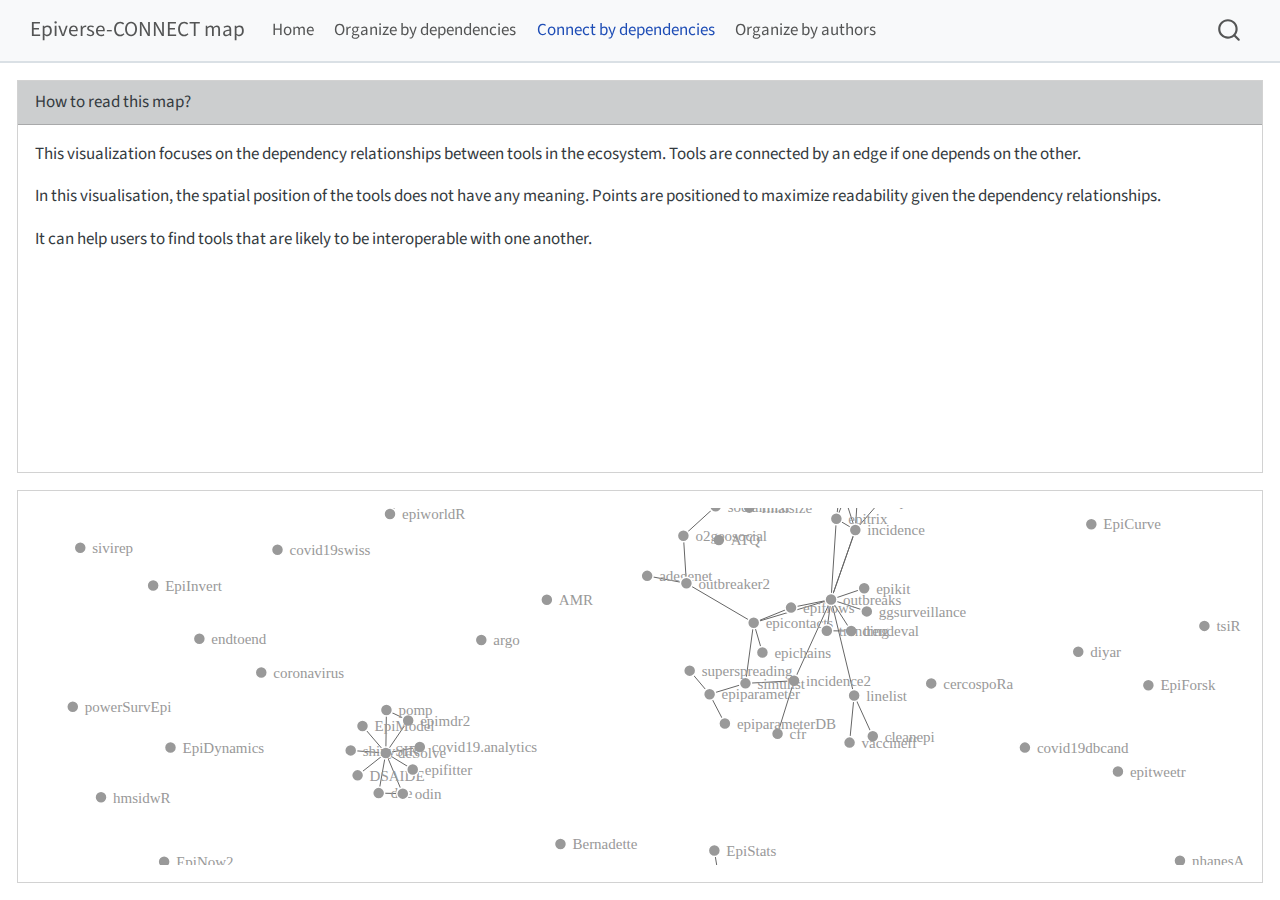
<file: dependency_network.html>
<!DOCTYPE html>
<html xmlns="http://www.w3.org/1999/xhtml" lang="en" xml:lang="en"><head>

<meta charset="utf-8">
<meta name="generator" content="quarto-1.6.39">

<meta name="viewport" content="width=device-width, initial-scale=1.0, user-scalable=yes">


<title>dependency_network – Epiverse-CONNECT map</title>
<style>
code{white-space: pre-wrap;}
span.smallcaps{font-variant: small-caps;}
div.columns{display: flex; gap: min(4vw, 1.5em);}
div.column{flex: auto; overflow-x: auto;}
div.hanging-indent{margin-left: 1.5em; text-indent: -1.5em;}
ul.task-list{list-style: none;}
ul.task-list li input[type="checkbox"] {
  width: 0.8em;
  margin: 0 0.8em 0.2em -1em; /* quarto-specific, see https://github.com/quarto-dev/quarto-cli/issues/4556 */ 
  vertical-align: middle;
}
</style>


<script src="site_libs/quarto-nav/quarto-nav.js"></script>
<script src="site_libs/quarto-nav/headroom.min.js"></script>
<script src="site_libs/clipboard/clipboard.min.js"></script>
<script src="site_libs/quarto-search/autocomplete.umd.js"></script>
<script src="site_libs/quarto-search/fuse.min.js"></script>
<script src="site_libs/quarto-search/quarto-search.js"></script>
<meta name="quarto:offset" content="./">
<script src="site_libs/quarto-html/quarto.js"></script>
<script src="site_libs/quarto-html/popper.min.js"></script>
<script src="site_libs/quarto-html/tippy.umd.min.js"></script>
<script src="site_libs/quarto-html/anchor.min.js"></script>
<link href="site_libs/quarto-html/tippy.css" rel="stylesheet">
<link href="site_libs/quarto-html/quarto-syntax-highlighting-e26003cea8cd680ca0c55a263523d882.css" rel="stylesheet" id="quarto-text-highlighting-styles">
<script src="site_libs/bootstrap/bootstrap.min.js"></script>
<link href="site_libs/bootstrap/bootstrap-icons.css" rel="stylesheet">
<link href="site_libs/bootstrap/bootstrap-089012cc7bb008a623e53180a9badcbd.min.css" rel="stylesheet" append-hash="true" id="quarto-bootstrap" data-mode="light">
<script src="site_libs/quarto-dashboard/quarto-dashboard.js"></script>
<script src="site_libs/quarto-dashboard/stickythead.js"></script>
<script src="site_libs/quarto-dashboard/datatables.min.js" kdttablesentinel="true"></script>
<script src="site_libs/quarto-dashboard/pdfmake.min.js" kdttablesentinel="true"></script>
<script src="site_libs/quarto-dashboard/vfs_fonts.js" kdttablesentinel="true"></script>
<script src="site_libs/quarto-dashboard/web-components.js" type="module"></script>
<script src="site_libs/quarto-dashboard/components.js"></script>
<link href="site_libs/quarto-dashboard/datatables.min.css" rel="stylesheet" kdttablesentinel="true">
<script id="quarto-search-options" type="application/json">{
  "location": "navbar",
  "copy-button": false,
  "collapse-after": 3,
  "panel-placement": "end",
  "type": "overlay",
  "limit": 50,
  "keyboard-shortcut": [
    "f",
    "/",
    "s"
  ],
  "show-item-context": false,
  "language": {
    "search-no-results-text": "No results",
    "search-matching-documents-text": "matching documents",
    "search-copy-link-title": "Copy link to search",
    "search-hide-matches-text": "Hide additional matches",
    "search-more-match-text": "more match in this document",
    "search-more-matches-text": "more matches in this document",
    "search-clear-button-title": "Clear",
    "search-text-placeholder": "",
    "search-detached-cancel-button-title": "Cancel",
    "search-submit-button-title": "Submit",
    "search-label": "Search"
  }
}</script>
<link href="site_libs/htmltools-fill-0.5.8.1/fill.css" rel="stylesheet">
<script src="site_libs/htmlwidgets-1.6.4/htmlwidgets.js"></script>
<script src="site_libs/d3-4.9.1/d3.min.js"></script>
<script src="site_libs/forceNetwork-binding-0.4.1/forceNetwork.js"></script>


</head>

<body class="quarto-dashboard nav-fixed dashboard-fill fullcontent">


<div id="quarto-search-results"></div>
  <header id="quarto-header" class="headroom fixed-top">
    <nav class="navbar navbar-expand-lg " data-bs-theme="dark">
      <div class="navbar-container container-fluid">
      <div class="navbar-brand-container mx-auto">
    <a class="navbar-brand" href="./index.html">
    <span class="navbar-title">Epiverse-CONNECT map</span>
    </a>
  </div>
            <div id="quarto-search" class="" title="Search"></div>
          <button class="navbar-toggler" type="button" data-bs-toggle="collapse" data-bs-target="#navbarCollapse" aria-controls="navbarCollapse" role="menu" aria-expanded="false" aria-label="Toggle navigation" onclick="if (window.quartoToggleHeadroom) { window.quartoToggleHeadroom(); }">
  <span class="navbar-toggler-icon"></span>
</button>
          <div class="collapse navbar-collapse" id="navbarCollapse">
            <ul class="navbar-nav navbar-nav-scroll me-auto">
  <li class="nav-item">
    <a class="nav-link" href="./index.html"> 
<span class="menu-text">Home</span></a>
  </li>  
  <li class="nav-item">
    <a class="nav-link" href="./dependency_map.html"> 
<span class="menu-text">Organize by dependencies</span></a>
  </li>  
  <li class="nav-item">
    <a class="nav-link active" href="./dependency_network.html" aria-current="page"> 
<span class="menu-text">Connect by dependencies</span></a>
  </li>  
  <li class="nav-item">
    <a class="nav-link" href="./coauthors_map.html"> 
<span class="menu-text">Organize by authors</span></a>
  </li>  
</ul>
          </div> <!-- /navcollapse -->
            <div class="quarto-navbar-tools">
</div>
      </div> <!-- /container-fluid -->
    </nav>
<header id="quarto-dashboard-header">
<nav class="navbar navbar-expand-md slim" data-bs-theme="dark">
  <div class="navbar-container container-fluid">
    <button class="navbar-toggler hidden" type="button" data-bs-toggle="collapse" data-bs-target="#dashboard-collapse" aria-controls="dashboard-collapse" aria-expanded="false" aria-label="Toggle navigation">
      <span class="navbar-toggler-icon"></span>
    </button>    


</div></nav>
</header></header>
<!-- content -->
<div id="quarto-content" class="quarto-container page-layout-custom page-navbar quarto-dashboard-content bslib-gap-spacing html-fill-container bslib-page-fill">
<!-- sidebar -->
<!-- margin-sidebar -->
<!-- main -->

<div class="bslib-grid-item html-fill-item bslib-grid" data-layout="fill" style="display: grid; grid-template-columns: minmax(3em, 20fr);
grid-auto-rows: minmax(0, 1fr);">
<div class="bslib-grid" style="display: grid; grid-template-rows: minmax(3em, 1fr) minmax(3em, 1fr); grid-auto-columns: minmax(0, 1fr);">
<div class="card bslib-card html-fill-container" data-title="How to read this map?" data-bslib-card-init="" data-require-bs-caller="card()" data-full-screen="false">
<div class="card-header"><div class="card-title"><span style="display: inline">
How to read this map?
</span></div></div>
<div class="card-body html-fill-item html-fill-container">
<p>This visualization focuses on the dependency relationships between tools in the ecosystem. Tools are connected by an edge if one depends on the other.</p>
<p>In this visualisation, the spatial position of the tools does not have any meaning. Points are positioned to maximize readability given the dependency relationships.</p>
<p>It can help users to find tools that are likely to be interoperable with one another.</p>
</div>
<bslib-tooltip placement="auto" bsoptions="[]" data-require-bs-version="5" data-require-bs-caller="tooltip()">
    <template>Expand</template>
    <span class="bslib-full-screen-enter badge rounded-pill">
        <svg xmlns="http://www.w3.org/2000/svg" viewbox="0 0 24 24" style="height:1em;width:1em;" aria-hidden="true" role="img"><path d="M20 5C20 4.4 19.6 4 19 4H13C12.4 4 12 3.6 12 3C12 2.4 12.4 2 13 2H21C21.6 2 22 2.4 22 3V11C22 11.6 21.6 12 21 12C20.4 12 20 11.6 20 11V5ZM4 19C4 19.6 4.4 20 5 20H11C11.6 20 12 20.4 12 21C12 21.6 11.6 22 11 22H3C2.4 22 2 21.6 2 21V13C2 12.4 2.4 12 3 12C3.6 12 4 12.4 4 13V19Z"></path></svg>
    </span>
</bslib-tooltip><script data-bslib-card-init="">bslib.Card.initializeAllCards();</script></div>
<div class="card cell bslib-card html-fill-container" data-bslib-card-init="" data-require-bs-caller="card()" data-full-screen="false">
<div class="card-body html-fill-item html-fill-container">
<div class="cell-output-display html-fill-item html-fill-container">
<div class="forceNetwork html-widget html-fill-item html-fill-container" id="htmlwidget-5336c193d926617194f7" style="width:100%;height:406px;"></div>
<script type="application/json" data-for="htmlwidget-5336c193d926617194f7">{"x":{"links":{"source":[78,104,113,113,113,62,44,121,121,89,45,84,1,105,105,11,42,9,124,95,82,60,117,65,53,39,39,39,39,87,101,101,30,52,52,52,86,100,100,99,99,111,119,35,72,54,54,3,93,122,61,61,75,75,102,19,36,36,36,110,110,71,78,114,104,113,64,77,2,10,115,5,62,44,121,89,70,45,112,79,13,84,1,81,105,11,48,96,42,55,28,6,9,124,107,56,18,95,82,32,0,60,66,68,117,65,53,85,98,39,103,97,34,8,15,87,51,31,118,46,101,30,52,50,86,91,29,109,100,99,111,12,90,21,119,35,59,63,80,33,67,76,72,43,20,120,54,94,3,92,93,4,122,24,23,41,17,116,61,108,75,102,19,26,49,47,83,88,106,69,25,36,57,16,27,110,7,22,74,58,123,38,14,40,71,73,37],"target":[77,33,65,45,87,33,86,122,102,102,102,102,92,39,95,89,45,87,89,12,115,102,65,66,33,12,79,95,105,102,45,0,33,13,86,75,102,33,30,101,115,33,74,33,68,45,102,70,92,102,33,104,102,86,86,33,52,75,86,74,68,118,78,114,104,113,64,77,2,10,115,5,62,44,121,89,70,45,112,79,13,84,1,81,105,11,48,96,42,55,28,6,9,124,107,56,18,95,82,32,0,60,66,68,117,65,53,85,98,39,103,97,34,8,15,87,51,31,118,46,101,30,52,50,86,91,29,109,100,99,111,12,90,21,119,35,59,63,80,33,67,76,72,43,20,120,54,94,3,92,93,4,122,24,23,41,17,116,61,108,75,102,19,26,49,47,83,88,106,69,25,36,57,16,27,110,7,22,74,58,123,38,14,40,71,73,37],"colour":["#666","#666","#666","#666","#666","#666","#666","#666","#666","#666","#666","#666","#666","#666","#666","#666","#666","#666","#666","#666","#666","#666","#666","#666","#666","#666","#666","#666","#666","#666","#666","#666","#666","#666","#666","#666","#666","#666","#666","#666","#666","#666","#666","#666","#666","#666","#666","#666","#666","#666","#666","#666","#666","#666","#666","#666","#666","#666","#666","#666","#666","#666","#666","#666","#666","#666","#666","#666","#666","#666","#666","#666","#666","#666","#666","#666","#666","#666","#666","#666","#666","#666","#666","#666","#666","#666","#666","#666","#666","#666","#666","#666","#666","#666","#666","#666","#666","#666","#666","#666","#666","#666","#666","#666","#666","#666","#666","#666","#666","#666","#666","#666","#666","#666","#666","#666","#666","#666","#666","#666","#666","#666","#666","#666","#666","#666","#666","#666","#666","#666","#666","#666","#666","#666","#666","#666","#666","#666","#666","#666","#666","#666","#666","#666","#666","#666","#666","#666","#666","#666","#666","#666","#666","#666","#666","#666","#666","#666","#666","#666","#666","#666","#666","#666","#666","#666","#666","#666","#666","#666","#666","#666","#666","#666","#666","#666","#666","#666","#666","#666","#666","#666","#666","#666","#666","#666","#666"]},"nodes":{"name":["adegenet","aedseo","AMR","apisensr","argo","ATQ","Bernadette","bets.covid19","cercospoRa","cfr","cholera","cleanepi","cmprsk","coarseDataTools","colmozzie","contactdata","corona","coronavirus","COVID19","covid19.analytics","covid19br","covid19dbcand","covid19france","covid19italy","covid19sf","covid19swiss","covid19us","CovidMutations","dataquieR","dbparser","dde","delphidocs","denguedatahub","deSolve","diyar","DSAIDE","earlyR","eesim","endtoend","Epi","epibasix","epicasting","epichains","epiCleanr","epiCo","epicontacts","EpiContactTrace","EpiCurve","epidatr","epiDisplay","epidm","EpiDynamics","EpiEstim","epifitter","epiflows","EpiForsk","epigrowthfit","EpiILM","EpiILMCT","EpiInvert","epikit","epimdr2","EpiModel","epinet","EpiNow2","epiparameter","epiparameterDB","epiphy","epiR","EpiReport","episensr","EpiSignalDetection","EpiStats","epitab","epitools","epitrix","epitweetr","epiworldR","epiworldRShiny","etm","EVI","excessmort","finalsize","genSEIR","ggsurveillance","hmsidwR","incidence","incidence2","inctools","linelist","linelistBayes","malariaAtlas","mem","memapp","modelSSE","mstate","nbTransmission","nhanesA","nosoi","o2geosocial","odin","outbreaker2","outbreaks","phylepic","pomp","popEpi","powerSurvEpi","R0","riskCommunicator","rplanes","RSurveillance","shinySIR","SimInf","simulist","sivirep","socialmixr","SpatialEpi","superspreading","surveillance","tidyrates","TransPhylo","trendeval","trending","tsiR","vaccineff"],"group":[1,1,1,1,1,1,1,1,1,1,1,1,1,1,1,1,1,1,1,1,1,1,1,1,1,1,1,1,1,1,1,1,1,1,1,1,1,1,1,1,1,1,1,1,1,1,1,1,1,1,1,1,1,1,1,1,1,1,1,1,1,1,1,1,1,1,1,1,1,1,1,1,1,1,1,1,1,1,1,1,1,1,1,1,1,1,1,1,1,1,1,1,1,1,1,1,1,1,1,1,1,1,1,1,1,1,1,1,1,1,1,1,1,1,1,1,1,1,1,1,1,1,1,1,1]},"options":{"NodeID":"name","Group":"group","colourScale":"d3.scaleOrdinal([`#999999`, `#EE3388`])","fontSize":15,"fontFamily":"serif","clickTextSize":37.5,"linkDistance":20,"linkWidth":"function(d) { return Math.sqrt(d.value); }","charge":-30,"opacity":1,"zoom":true,"legend":false,"arrows":false,"nodesize":false,"radiusCalculation":" Math.sqrt(d.nodesize)+6","bounded":false,"opacityNoHover":1,"clickAction":null}},"evals":[],"jsHooks":[]}</script>
</div>
</div>
<bslib-tooltip placement="auto" bsoptions="[]" data-require-bs-version="5" data-require-bs-caller="tooltip()">
    <template>Expand</template>
    <span class="bslib-full-screen-enter badge rounded-pill">
        <svg xmlns="http://www.w3.org/2000/svg" viewbox="0 0 24 24" style="height:1em;width:1em;" aria-hidden="true" role="img"><path d="M20 5C20 4.4 19.6 4 19 4H13C12.4 4 12 3.6 12 3C12 2.4 12.4 2 13 2H21C21.6 2 22 2.4 22 3V11C22 11.6 21.6 12 21 12C20.4 12 20 11.6 20 11V5ZM4 19C4 19.6 4.4 20 5 20H11C11.6 20 12 20.4 12 21C12 21.6 11.6 22 11 22H3C2.4 22 2 21.6 2 21V13C2 12.4 2.4 12 3 12C3.6 12 4 12.4 4 13V19Z"></path></svg>
    </span>
</bslib-tooltip><script data-bslib-card-init="">bslib.Card.initializeAllCards();</script></div>


<div id="3ade8a4a-fb1d-4a6c-8409-ac45482d5fc9" class="hidden">

</div>
</div>
</div>


<script id="quarto-html-after-body" type="application/javascript">
window.document.addEventListener("DOMContentLoaded", function (event) {
  const toggleBodyColorMode = (bsSheetEl) => {
    const mode = bsSheetEl.getAttribute("data-mode");
    const bodyEl = window.document.querySelector("body");
    if (mode === "dark") {
      bodyEl.classList.add("quarto-dark");
      bodyEl.classList.remove("quarto-light");
    } else {
      bodyEl.classList.add("quarto-light");
      bodyEl.classList.remove("quarto-dark");
    }
  }
  const toggleBodyColorPrimary = () => {
    const bsSheetEl = window.document.querySelector("link#quarto-bootstrap");
    if (bsSheetEl) {
      toggleBodyColorMode(bsSheetEl);
    }
  }
  toggleBodyColorPrimary();  
  const icon = "";
  const anchorJS = new window.AnchorJS();
  anchorJS.options = {
    placement: 'right',
    icon: icon
  };
  anchorJS.add('.anchored');
  const isCodeAnnotation = (el) => {
    for (const clz of el.classList) {
      if (clz.startsWith('code-annotation-')) {                     
        return true;
      }
    }
    return false;
  }
  const onCopySuccess = function(e) {
    // button target
    const button = e.trigger;
    // don't keep focus
    button.blur();
    // flash "checked"
    button.classList.add('code-copy-button-checked');
    var currentTitle = button.getAttribute("title");
    button.setAttribute("title", "Copied!");
    let tooltip;
    if (window.bootstrap) {
      button.setAttribute("data-bs-toggle", "tooltip");
      button.setAttribute("data-bs-placement", "left");
      button.setAttribute("data-bs-title", "Copied!");
      tooltip = new bootstrap.Tooltip(button, 
        { trigger: "manual", 
          customClass: "code-copy-button-tooltip",
          offset: [0, -8]});
      tooltip.show();    
    }
    setTimeout(function() {
      if (tooltip) {
        tooltip.hide();
        button.removeAttribute("data-bs-title");
        button.removeAttribute("data-bs-toggle");
        button.removeAttribute("data-bs-placement");
      }
      button.setAttribute("title", currentTitle);
      button.classList.remove('code-copy-button-checked');
    }, 1000);
    // clear code selection
    e.clearSelection();
  }
  const getTextToCopy = function(trigger) {
      const codeEl = trigger.previousElementSibling.cloneNode(true);
      for (const childEl of codeEl.children) {
        if (isCodeAnnotation(childEl)) {
          childEl.remove();
        }
      }
      return codeEl.innerText;
  }
  const clipboard = new window.ClipboardJS('.code-copy-button:not([data-in-quarto-modal])', {
    text: getTextToCopy
  });
  clipboard.on('success', onCopySuccess);
  if (window.document.getElementById('quarto-embedded-source-code-modal')) {
    const clipboardModal = new window.ClipboardJS('.code-copy-button[data-in-quarto-modal]', {
      text: getTextToCopy,
      container: window.document.getElementById('quarto-embedded-source-code-modal')
    });
    clipboardModal.on('success', onCopySuccess);
  }
    var localhostRegex = new RegExp(/^(?:http|https):\/\/localhost\:?[0-9]*\//);
    var mailtoRegex = new RegExp(/^mailto:/);
      var filterRegex = new RegExp('/' + window.location.host + '/');
    var isInternal = (href) => {
        return filterRegex.test(href) || localhostRegex.test(href) || mailtoRegex.test(href);
    }
    // Inspect non-navigation links and adorn them if external
 	var links = window.document.querySelectorAll('a[href]:not(.nav-link):not(.navbar-brand):not(.toc-action):not(.sidebar-link):not(.sidebar-item-toggle):not(.pagination-link):not(.no-external):not([aria-hidden]):not(.dropdown-item):not(.quarto-navigation-tool):not(.about-link)');
    for (var i=0; i<links.length; i++) {
      const link = links[i];
      if (!isInternal(link.href)) {
        // undo the damage that might have been done by quarto-nav.js in the case of
        // links that we want to consider external
        if (link.dataset.originalHref !== undefined) {
          link.href = link.dataset.originalHref;
        }
      }
    }
  function tippyHover(el, contentFn, onTriggerFn, onUntriggerFn) {
    const config = {
      allowHTML: true,
      maxWidth: 500,
      delay: 100,
      arrow: false,
      appendTo: function(el) {
          return el.parentElement;
      },
      interactive: true,
      interactiveBorder: 10,
      theme: 'quarto',
      placement: 'bottom-start',
    };
    if (contentFn) {
      config.content = contentFn;
    }
    if (onTriggerFn) {
      config.onTrigger = onTriggerFn;
    }
    if (onUntriggerFn) {
      config.onUntrigger = onUntriggerFn;
    }
    window.tippy(el, config); 
  }
  const noterefs = window.document.querySelectorAll('a[role="doc-noteref"]');
  for (var i=0; i<noterefs.length; i++) {
    const ref = noterefs[i];
    tippyHover(ref, function() {
      // use id or data attribute instead here
      let href = ref.getAttribute('data-footnote-href') || ref.getAttribute('href');
      try { href = new URL(href).hash; } catch {}
      const id = href.replace(/^#\/?/, "");
      const note = window.document.getElementById(id);
      if (note) {
        return note.innerHTML;
      } else {
        return "";
      }
    });
  }
  const xrefs = window.document.querySelectorAll('a.quarto-xref');
  const processXRef = (id, note) => {
    // Strip column container classes
    const stripColumnClz = (el) => {
      el.classList.remove("page-full", "page-columns");
      if (el.children) {
        for (const child of el.children) {
          stripColumnClz(child);
        }
      }
    }
    stripColumnClz(note)
    if (id === null || id.startsWith('sec-')) {
      // Special case sections, only their first couple elements
      const container = document.createElement("div");
      if (note.children && note.children.length > 2) {
        container.appendChild(note.children[0].cloneNode(true));
        for (let i = 1; i < note.children.length; i++) {
          const child = note.children[i];
          if (child.tagName === "P" && child.innerText === "") {
            continue;
          } else {
            container.appendChild(child.cloneNode(true));
            break;
          }
        }
        if (window.Quarto?.typesetMath) {
          window.Quarto.typesetMath(container);
        }
        return container.innerHTML
      } else {
        if (window.Quarto?.typesetMath) {
          window.Quarto.typesetMath(note);
        }
        return note.innerHTML;
      }
    } else {
      // Remove any anchor links if they are present
      const anchorLink = note.querySelector('a.anchorjs-link');
      if (anchorLink) {
        anchorLink.remove();
      }
      if (window.Quarto?.typesetMath) {
        window.Quarto.typesetMath(note);
      }
      if (note.classList.contains("callout")) {
        return note.outerHTML;
      } else {
        return note.innerHTML;
      }
    }
  }
  for (var i=0; i<xrefs.length; i++) {
    const xref = xrefs[i];
    tippyHover(xref, undefined, function(instance) {
      instance.disable();
      let url = xref.getAttribute('href');
      let hash = undefined; 
      if (url.startsWith('#')) {
        hash = url;
      } else {
        try { hash = new URL(url).hash; } catch {}
      }
      if (hash) {
        const id = hash.replace(/^#\/?/, "");
        const note = window.document.getElementById(id);
        if (note !== null) {
          try {
            const html = processXRef(id, note.cloneNode(true));
            instance.setContent(html);
          } finally {
            instance.enable();
            instance.show();
          }
        } else {
          // See if we can fetch this
          fetch(url.split('#')[0])
          .then(res => res.text())
          .then(html => {
            const parser = new DOMParser();
            const htmlDoc = parser.parseFromString(html, "text/html");
            const note = htmlDoc.getElementById(id);
            if (note !== null) {
              const html = processXRef(id, note);
              instance.setContent(html);
            } 
          }).finally(() => {
            instance.enable();
            instance.show();
          });
        }
      } else {
        // See if we can fetch a full url (with no hash to target)
        // This is a special case and we should probably do some content thinning / targeting
        fetch(url)
        .then(res => res.text())
        .then(html => {
          const parser = new DOMParser();
          const htmlDoc = parser.parseFromString(html, "text/html");
          const note = htmlDoc.querySelector('main.content');
          if (note !== null) {
            // This should only happen for chapter cross references
            // (since there is no id in the URL)
            // remove the first header
            if (note.children.length > 0 && note.children[0].tagName === "HEADER") {
              note.children[0].remove();
            }
            const html = processXRef(null, note);
            instance.setContent(html);
          } 
        }).finally(() => {
          instance.enable();
          instance.show();
        });
      }
    }, function(instance) {
    });
  }
      let selectedAnnoteEl;
      const selectorForAnnotation = ( cell, annotation) => {
        let cellAttr = 'data-code-cell="' + cell + '"';
        let lineAttr = 'data-code-annotation="' +  annotation + '"';
        const selector = 'span[' + cellAttr + '][' + lineAttr + ']';
        return selector;
      }
      const selectCodeLines = (annoteEl) => {
        const doc = window.document;
        const targetCell = annoteEl.getAttribute("data-target-cell");
        const targetAnnotation = annoteEl.getAttribute("data-target-annotation");
        const annoteSpan = window.document.querySelector(selectorForAnnotation(targetCell, targetAnnotation));
        const lines = annoteSpan.getAttribute("data-code-lines").split(",");
        const lineIds = lines.map((line) => {
          return targetCell + "-" + line;
        })
        let top = null;
        let height = null;
        let parent = null;
        if (lineIds.length > 0) {
            //compute the position of the single el (top and bottom and make a div)
            const el = window.document.getElementById(lineIds[0]);
            top = el.offsetTop;
            height = el.offsetHeight;
            parent = el.parentElement.parentElement;
          if (lineIds.length > 1) {
            const lastEl = window.document.getElementById(lineIds[lineIds.length - 1]);
            const bottom = lastEl.offsetTop + lastEl.offsetHeight;
            height = bottom - top;
          }
          if (top !== null && height !== null && parent !== null) {
            // cook up a div (if necessary) and position it 
            let div = window.document.getElementById("code-annotation-line-highlight");
            if (div === null) {
              div = window.document.createElement("div");
              div.setAttribute("id", "code-annotation-line-highlight");
              div.style.position = 'absolute';
              parent.appendChild(div);
            }
            div.style.top = top - 2 + "px";
            div.style.height = height + 4 + "px";
            div.style.left = 0;
            let gutterDiv = window.document.getElementById("code-annotation-line-highlight-gutter");
            if (gutterDiv === null) {
              gutterDiv = window.document.createElement("div");
              gutterDiv.setAttribute("id", "code-annotation-line-highlight-gutter");
              gutterDiv.style.position = 'absolute';
              const codeCell = window.document.getElementById(targetCell);
              const gutter = codeCell.querySelector('.code-annotation-gutter');
              gutter.appendChild(gutterDiv);
            }
            gutterDiv.style.top = top - 2 + "px";
            gutterDiv.style.height = height + 4 + "px";
          }
          selectedAnnoteEl = annoteEl;
        }
      };
      const unselectCodeLines = () => {
        const elementsIds = ["code-annotation-line-highlight", "code-annotation-line-highlight-gutter"];
        elementsIds.forEach((elId) => {
          const div = window.document.getElementById(elId);
          if (div) {
            div.remove();
          }
        });
        selectedAnnoteEl = undefined;
      };
        // Handle positioning of the toggle
    window.addEventListener(
      "resize",
      throttle(() => {
        elRect = undefined;
        if (selectedAnnoteEl) {
          selectCodeLines(selectedAnnoteEl);
        }
      }, 10)
    );
    function throttle(fn, ms) {
    let throttle = false;
    let timer;
      return (...args) => {
        if(!throttle) { // first call gets through
            fn.apply(this, args);
            throttle = true;
        } else { // all the others get throttled
            if(timer) clearTimeout(timer); // cancel #2
            timer = setTimeout(() => {
              fn.apply(this, args);
              timer = throttle = false;
            }, ms);
        }
      };
    }
      // Attach click handler to the DT
      const annoteDls = window.document.querySelectorAll('dt[data-target-cell]');
      for (const annoteDlNode of annoteDls) {
        annoteDlNode.addEventListener('click', (event) => {
          const clickedEl = event.target;
          if (clickedEl !== selectedAnnoteEl) {
            unselectCodeLines();
            const activeEl = window.document.querySelector('dt[data-target-cell].code-annotation-active');
            if (activeEl) {
              activeEl.classList.remove('code-annotation-active');
            }
            selectCodeLines(clickedEl);
            clickedEl.classList.add('code-annotation-active');
          } else {
            // Unselect the line
            unselectCodeLines();
            clickedEl.classList.remove('code-annotation-active');
          }
        });
      }
  const findCites = (el) => {
    const parentEl = el.parentElement;
    if (parentEl) {
      const cites = parentEl.dataset.cites;
      if (cites) {
        return {
          el,
          cites: cites.split(' ')
        };
      } else {
        return findCites(el.parentElement)
      }
    } else {
      return undefined;
    }
  };
  var bibliorefs = window.document.querySelectorAll('a[role="doc-biblioref"]');
  for (var i=0; i<bibliorefs.length; i++) {
    const ref = bibliorefs[i];
    const citeInfo = findCites(ref);
    if (citeInfo) {
      tippyHover(citeInfo.el, function() {
        var popup = window.document.createElement('div');
        citeInfo.cites.forEach(function(cite) {
          var citeDiv = window.document.createElement('div');
          citeDiv.classList.add('hanging-indent');
          citeDiv.classList.add('csl-entry');
          var biblioDiv = window.document.getElementById('ref-' + cite);
          if (biblioDiv) {
            citeDiv.innerHTML = biblioDiv.innerHTML;
          }
          popup.appendChild(citeDiv);
        });
        return popup.innerHTML;
      });
    }
  }
});
</script>
</div> <!-- /content -->

<script type="application/javascript">
window.document.addEventListener("DOMContentLoaded", function (_event) {
  if (window.bslib.Card) {
    window.bslib.Card.initializeAllCards();
  }
}); 
</script>
  



</body></html>
</file>
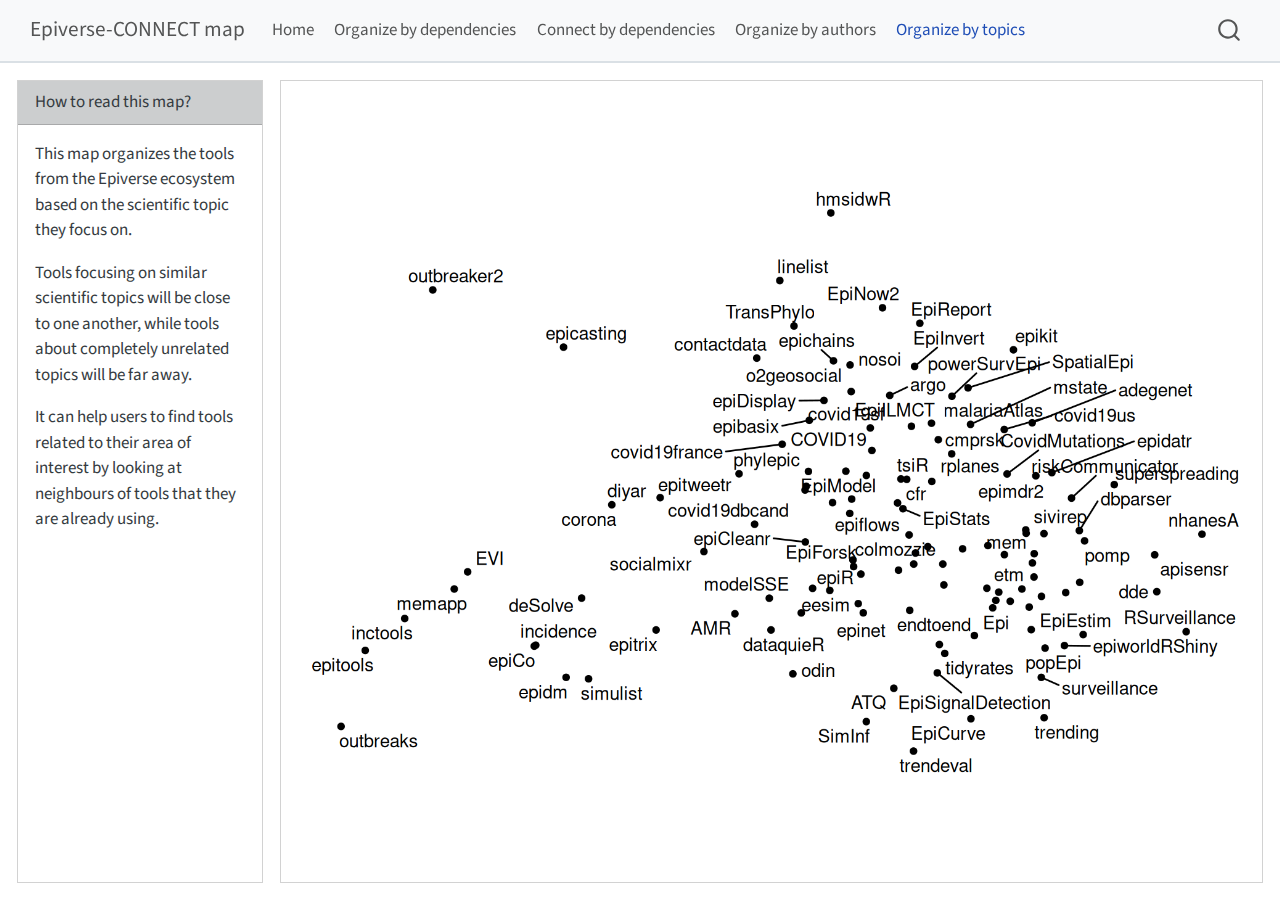
<file: embeddings_map.html>
<!DOCTYPE html>
<html xmlns="http://www.w3.org/1999/xhtml" lang="en" xml:lang="en"><head>

<meta charset="utf-8">
<meta name="generator" content="quarto-1.8.11">

<meta name="viewport" content="width=device-width, initial-scale=1.0, user-scalable=yes">


<title>embeddings_map – Epiverse-CONNECT map</title>
<style>
code{white-space: pre-wrap;}
span.smallcaps{font-variant: small-caps;}
div.columns{display: flex; gap: min(4vw, 1.5em);}
div.column{flex: auto; overflow-x: auto;}
div.hanging-indent{margin-left: 1.5em; text-indent: -1.5em;}
ul.task-list{list-style: none;}
ul.task-list li input[type="checkbox"] {
  width: 0.8em;
  margin: 0 0.8em 0.2em -1em; /* quarto-specific, see https://github.com/quarto-dev/quarto-cli/issues/4556 */ 
  vertical-align: middle;
}
</style>


<script src="site_libs/quarto-nav/quarto-nav.js"></script>
<script src="site_libs/quarto-nav/headroom.min.js"></script>
<script src="site_libs/clipboard/clipboard.min.js"></script>
<script src="site_libs/quarto-search/autocomplete.umd.js"></script>
<script src="site_libs/quarto-search/fuse.min.js"></script>
<script src="site_libs/quarto-search/quarto-search.js"></script>
<meta name="quarto:offset" content="./">
<script src="site_libs/quarto-html/quarto.js" type="module"></script>
<script src="site_libs/quarto-html/tabsets/tabsets.js" type="module"></script>
<script src="site_libs/quarto-html/axe/axe-check.js" type="module"></script>
<script src="site_libs/quarto-html/popper.min.js"></script>
<script src="site_libs/quarto-html/tippy.umd.min.js"></script>
<script src="site_libs/quarto-html/anchor.min.js"></script>
<link href="site_libs/quarto-html/tippy.css" rel="stylesheet">
<link href="site_libs/quarto-html/quarto-syntax-highlighting-09b140d2d032adf2aedb8b099be3ee13.css" rel="stylesheet" class="quarto-color-scheme" id="quarto-text-highlighting-styles">
<link href="site_libs/quarto-html/quarto-syntax-highlighting-dark-26de2546b5e3740ec1b2731ec027ff26.css" rel="stylesheet" class="quarto-color-scheme quarto-color-alternate" id="quarto-text-highlighting-styles">
<link href="site_libs/quarto-html/quarto-syntax-highlighting-09b140d2d032adf2aedb8b099be3ee13.css" rel="stylesheet" class="quarto-color-scheme-extra" id="quarto-text-highlighting-styles">
<script src="site_libs/bootstrap/bootstrap.min.js"></script>
<link href="site_libs/bootstrap/bootstrap-icons.css" rel="stylesheet">
<link href="site_libs/bootstrap/bootstrap-80b9c054dff15e125efedf29e656a211.min.css" rel="stylesheet" append-hash="true" class="quarto-color-scheme" id="quarto-bootstrap" data-mode="light">
<link href="site_libs/bootstrap/bootstrap-dark-80b9c054dff15e125efedf29e656a211.min.css" rel="stylesheet" append-hash="true" class="quarto-color-scheme quarto-color-alternate" id="quarto-bootstrap" data-mode="light">
<link href="site_libs/bootstrap/bootstrap-80b9c054dff15e125efedf29e656a211.min.css" rel="stylesheet" append-hash="true" class="quarto-color-scheme-extra" id="quarto-bootstrap" data-mode="light">
<script src="site_libs/quarto-dashboard/quarto-dashboard.js"></script>
<script src="site_libs/quarto-dashboard/stickythead.js"></script>



<script src="site_libs/quarto-dashboard/web-components.js" type="module"></script>
<script src="site_libs/quarto-dashboard/components.js"></script>

<script id="quarto-search-options" type="application/json">{
  "location": "navbar",
  "copy-button": false,
  "collapse-after": 3,
  "panel-placement": "end",
  "type": "overlay",
  "limit": 50,
  "keyboard-shortcut": [
    "f",
    "/",
    "s"
  ],
  "show-item-context": false,
  "language": {
    "search-no-results-text": "No results",
    "search-matching-documents-text": "matching documents",
    "search-copy-link-title": "Copy link to search",
    "search-hide-matches-text": "Hide additional matches",
    "search-more-match-text": "more match in this document",
    "search-more-matches-text": "more matches in this document",
    "search-clear-button-title": "Clear",
    "search-text-placeholder": "",
    "search-detached-cancel-button-title": "Cancel",
    "search-submit-button-title": "Submit",
    "search-label": "Search"
  }
}</script>


</head>

<body class="quarto-dashboard nav-fixed dashboard-fill fullcontent quarto-light">


<div id="quarto-search-results"></div>
  <header id="quarto-header" class="headroom fixed-top">
    <nav class="navbar navbar-expand-lg " data-bs-theme="dark">
      <div class="navbar-container container-fluid">
      <div class="navbar-brand-container mx-auto">
    <a class="navbar-brand" href="./index.html">
    <span class="navbar-title">Epiverse-CONNECT map</span>
    </a>
  </div>
            <div id="quarto-search" class="" title="Search"></div>
          <button class="navbar-toggler" type="button" data-bs-toggle="collapse" data-bs-target="#navbarCollapse" aria-controls="navbarCollapse" role="menu" aria-expanded="false" aria-label="Toggle navigation" onclick="if (window.quartoToggleHeadroom) { window.quartoToggleHeadroom(); }">
  <span class="navbar-toggler-icon"></span>
</button>
          <div class="collapse navbar-collapse" id="navbarCollapse">
            <ul class="navbar-nav navbar-nav-scroll me-auto">
  <li class="nav-item">
    <a class="nav-link" href="./index.html"> 
<span class="menu-text">Home</span></a>
  </li>  
  <li class="nav-item">
    <a class="nav-link" href="./dependency_map.html"> 
<span class="menu-text">Organize by dependencies</span></a>
  </li>  
  <li class="nav-item">
    <a class="nav-link" href="./dependency_network.html"> 
<span class="menu-text">Connect by dependencies</span></a>
  </li>  
  <li class="nav-item">
    <a class="nav-link" href="./coauthors_map.html"> 
<span class="menu-text">Organize by authors</span></a>
  </li>  
  <li class="nav-item">
    <a class="nav-link active" href="./embeddings_map.html" aria-current="page"> 
<span class="menu-text">Organize by topics</span></a>
  </li>  
</ul>
          </div> <!-- /navcollapse -->
            <div class="quarto-navbar-tools">
</div>
      </div> <!-- /container-fluid -->
    </nav>
<header id="quarto-dashboard-header">
<nav class="navbar navbar-expand-md slim" data-bs-theme="dark">
  <div class="navbar-container container-fluid">
    <button class="navbar-toggler hidden" type="button" data-bs-toggle="collapse" data-bs-target="#dashboard-collapse" aria-controls="dashboard-collapse" aria-expanded="false" aria-label="Toggle navigation">
      <span class="navbar-toggler-icon"></span>
    </button>    


</div></nav>
</header></header>
<!-- content -->
<div id="quarto-content" class="quarto-container page-layout-custom page-navbar quarto-dashboard-content bslib-gap-spacing html-fill-container bslib-page-fill">
<!-- sidebar -->
<!-- margin-sidebar -->
<!-- main -->

<div class="bslib-grid-item html-fill-item bslib-grid" data-layout="fill" style="display: grid; grid-template-columns: minmax(3em, 20fr) minmax(3em, 80fr);
grid-auto-rows: minmax(0, 1fr);">
<div class="bslib-grid" style="display: grid; grid-template-rows: minmax(3em, 1fr); grid-auto-columns: minmax(0, 1fr);">
<div class="card bslib-card html-fill-container" data-title="How to read this map?" data-bslib-card-init="" data-require-bs-caller="card()" data-full-screen="false">
<div class="card-header"><div class="card-title"><span style="display: inline">
How to read this map?
</span></div></div>
<div class="card-body html-fill-item html-fill-container">
<p>This map organizes the tools from the Epiverse ecosystem based on the scientific topic they focus on.</p>
<p>Tools focusing on similar scientific topics will be close to one another, while tools about completely unrelated topics will be far away.</p>
<p>It can help users to find tools related to their area of interest by looking at neighbours of tools that they are already using.</p>
</div>
<bslib-tooltip placement="auto" bsoptions="[]" data-require-bs-version="5" data-require-bs-caller="tooltip()">
    <template>Expand</template>
    <span class="bslib-full-screen-enter badge rounded-pill">
        <svg xmlns="http://www.w3.org/2000/svg" viewbox="0 0 24 24" style="height:1em;width:1em;" aria-hidden="true" role="img"><path d="M20 5C20 4.4 19.6 4 19 4H13C12.4 4 12 3.6 12 3C12 2.4 12.4 2 13 2H21C21.6 2 22 2.4 22 3V11C22 11.6 21.6 12 21 12C20.4 12 20 11.6 20 11V5ZM4 19C4 19.6 4.4 20 5 20H11C11.6 20 12 20.4 12 21C12 21.6 11.6 22 11 22H3C2.4 22 2 21.6 2 21V13C2 12.4 2.4 12 3 12C3.6 12 4 12.4 4 13V19Z"></path></svg>
    </span>
</bslib-tooltip><script data-bslib-card-init="">bslib.Card.initializeAllCards();</script></div>
</div><div class="bslib-grid" style="display: grid; grid-template-rows: minmax(3em, 1fr); grid-auto-columns: minmax(0, 1fr);">
<div class="card cell bslib-card html-fill-container" data-bslib-card-init="" data-require-bs-caller="card()" data-full-screen="false">
<div class="card-body html-fill-item html-fill-container">
<div class="cell-output-display html-fill-item html-fill-container">
<img src="embeddings_map_files/figure-html/unnamed-chunk-5-1.png" class="img-fluid quarto-dashboard-img-contain">
</div>
</div>
<bslib-tooltip placement="auto" bsoptions="[]" data-require-bs-version="5" data-require-bs-caller="tooltip()">
    <template>Expand</template>
    <span class="bslib-full-screen-enter badge rounded-pill">
        <svg xmlns="http://www.w3.org/2000/svg" viewbox="0 0 24 24" style="height:1em;width:1em;" aria-hidden="true" role="img"><path d="M20 5C20 4.4 19.6 4 19 4H13C12.4 4 12 3.6 12 3C12 2.4 12.4 2 13 2H21C21.6 2 22 2.4 22 3V11C22 11.6 21.6 12 21 12C20.4 12 20 11.6 20 11V5ZM4 19C4 19.6 4.4 20 5 20H11C11.6 20 12 20.4 12 21C12 21.6 11.6 22 11 22H3C2.4 22 2 21.6 2 21V13C2 12.4 2.4 12 3 12C3.6 12 4 12.4 4 13V19Z"></path></svg>
    </span>
</bslib-tooltip><script data-bslib-card-init="">bslib.Card.initializeAllCards();</script></div>


<div id="3ade8a4a-fb1d-4a6c-8409-ac45482d5fc9" class="hidden">

</div>
</div>
</div>


<script id="quarto-html-after-body" type="application/javascript">
  window.document.addEventListener("DOMContentLoaded", function (event) {
    const icon = "";
    const anchorJS = new window.AnchorJS();
    anchorJS.options = {
      placement: 'right',
      icon: icon
    };
    anchorJS.add('.anchored');
    const isCodeAnnotation = (el) => {
      for (const clz of el.classList) {
        if (clz.startsWith('code-annotation-')) {                     
          return true;
        }
      }
      return false;
    }
    const onCopySuccess = function(e) {
      // button target
      const button = e.trigger;
      // don't keep focus
      button.blur();
      // flash "checked"
      button.classList.add('code-copy-button-checked');
      var currentTitle = button.getAttribute("title");
      button.setAttribute("title", "Copied!");
      let tooltip;
      if (window.bootstrap) {
        button.setAttribute("data-bs-toggle", "tooltip");
        button.setAttribute("data-bs-placement", "left");
        button.setAttribute("data-bs-title", "Copied!");
        tooltip = new bootstrap.Tooltip(button, 
          { trigger: "manual", 
            customClass: "code-copy-button-tooltip",
            offset: [0, -8]});
        tooltip.show();    
      }
      setTimeout(function() {
        if (tooltip) {
          tooltip.hide();
          button.removeAttribute("data-bs-title");
          button.removeAttribute("data-bs-toggle");
          button.removeAttribute("data-bs-placement");
        }
        button.setAttribute("title", currentTitle);
        button.classList.remove('code-copy-button-checked');
      }, 1000);
      // clear code selection
      e.clearSelection();
    }
    const getTextToCopy = function(trigger) {
        const codeEl = trigger.previousElementSibling.cloneNode(true);
        for (const childEl of codeEl.children) {
          if (isCodeAnnotation(childEl)) {
            childEl.remove();
          }
        }
        return codeEl.innerText;
    }
    const clipboard = new window.ClipboardJS('.code-copy-button:not([data-in-quarto-modal])', {
      text: getTextToCopy
    });
    clipboard.on('success', onCopySuccess);
    if (window.document.getElementById('quarto-embedded-source-code-modal')) {
      const clipboardModal = new window.ClipboardJS('.code-copy-button[data-in-quarto-modal]', {
        text: getTextToCopy,
        container: window.document.getElementById('quarto-embedded-source-code-modal')
      });
      clipboardModal.on('success', onCopySuccess);
    }
      var localhostRegex = new RegExp(/^(?:http|https):\/\/localhost\:?[0-9]*\//);
      var mailtoRegex = new RegExp(/^mailto:/);
        var filterRegex = new RegExp("https:\/\/epiverse-connect\.github\.io\/epiverse-map-quarto\/");
      var isInternal = (href) => {
          return filterRegex.test(href) || localhostRegex.test(href) || mailtoRegex.test(href);
      }
      // Inspect non-navigation links and adorn them if external
     var links = window.document.querySelectorAll('a[href]:not(.nav-link):not(.navbar-brand):not(.toc-action):not(.sidebar-link):not(.sidebar-item-toggle):not(.pagination-link):not(.no-external):not([aria-hidden]):not(.dropdown-item):not(.quarto-navigation-tool):not(.about-link)');
      for (var i=0; i<links.length; i++) {
        const link = links[i];
        if (!isInternal(link.href)) {
          // undo the damage that might have been done by quarto-nav.js in the case of
          // links that we want to consider external
          if (link.dataset.originalHref !== undefined) {
            link.href = link.dataset.originalHref;
          }
        }
      }
    function tippyHover(el, contentFn, onTriggerFn, onUntriggerFn) {
      const config = {
        allowHTML: true,
        maxWidth: 500,
        delay: 100,
        arrow: false,
        appendTo: function(el) {
            return el.parentElement;
        },
        interactive: true,
        interactiveBorder: 10,
        theme: 'quarto',
        placement: 'bottom-start',
      };
      if (contentFn) {
        config.content = contentFn;
      }
      if (onTriggerFn) {
        config.onTrigger = onTriggerFn;
      }
      if (onUntriggerFn) {
        config.onUntrigger = onUntriggerFn;
      }
      window.tippy(el, config); 
    }
    const noterefs = window.document.querySelectorAll('a[role="doc-noteref"]');
    for (var i=0; i<noterefs.length; i++) {
      const ref = noterefs[i];
      tippyHover(ref, function() {
        // use id or data attribute instead here
        let href = ref.getAttribute('data-footnote-href') || ref.getAttribute('href');
        try { href = new URL(href).hash; } catch {}
        const id = href.replace(/^#\/?/, "");
        const note = window.document.getElementById(id);
        if (note) {
          return note.innerHTML;
        } else {
          return "";
        }
      });
    }
    const xrefs = window.document.querySelectorAll('a.quarto-xref');
    const processXRef = (id, note) => {
      // Strip column container classes
      const stripColumnClz = (el) => {
        el.classList.remove("page-full", "page-columns");
        if (el.children) {
          for (const child of el.children) {
            stripColumnClz(child);
          }
        }
      }
      stripColumnClz(note)
      if (id === null || id.startsWith('sec-')) {
        // Special case sections, only their first couple elements
        const container = document.createElement("div");
        if (note.children && note.children.length > 2) {
          container.appendChild(note.children[0].cloneNode(true));
          for (let i = 1; i < note.children.length; i++) {
            const child = note.children[i];
            if (child.tagName === "P" && child.innerText === "") {
              continue;
            } else {
              container.appendChild(child.cloneNode(true));
              break;
            }
          }
          if (window.Quarto?.typesetMath) {
            window.Quarto.typesetMath(container);
          }
          return container.innerHTML
        } else {
          if (window.Quarto?.typesetMath) {
            window.Quarto.typesetMath(note);
          }
          return note.innerHTML;
        }
      } else {
        // Remove any anchor links if they are present
        const anchorLink = note.querySelector('a.anchorjs-link');
        if (anchorLink) {
          anchorLink.remove();
        }
        if (window.Quarto?.typesetMath) {
          window.Quarto.typesetMath(note);
        }
        if (note.classList.contains("callout")) {
          return note.outerHTML;
        } else {
          return note.innerHTML;
        }
      }
    }
    for (var i=0; i<xrefs.length; i++) {
      const xref = xrefs[i];
      tippyHover(xref, undefined, function(instance) {
        instance.disable();
        let url = xref.getAttribute('href');
        let hash = undefined; 
        if (url.startsWith('#')) {
          hash = url;
        } else {
          try { hash = new URL(url).hash; } catch {}
        }
        if (hash) {
          const id = hash.replace(/^#\/?/, "");
          const note = window.document.getElementById(id);
          if (note !== null) {
            try {
              const html = processXRef(id, note.cloneNode(true));
              instance.setContent(html);
            } finally {
              instance.enable();
              instance.show();
            }
          } else {
            // See if we can fetch this
            fetch(url.split('#')[0])
            .then(res => res.text())
            .then(html => {
              const parser = new DOMParser();
              const htmlDoc = parser.parseFromString(html, "text/html");
              const note = htmlDoc.getElementById(id);
              if (note !== null) {
                const html = processXRef(id, note);
                instance.setContent(html);
              } 
            }).finally(() => {
              instance.enable();
              instance.show();
            });
          }
        } else {
          // See if we can fetch a full url (with no hash to target)
          // This is a special case and we should probably do some content thinning / targeting
          fetch(url)
          .then(res => res.text())
          .then(html => {
            const parser = new DOMParser();
            const htmlDoc = parser.parseFromString(html, "text/html");
            const note = htmlDoc.querySelector('main.content');
            if (note !== null) {
              // This should only happen for chapter cross references
              // (since there is no id in the URL)
              // remove the first header
              if (note.children.length > 0 && note.children[0].tagName === "HEADER") {
                note.children[0].remove();
              }
              const html = processXRef(null, note);
              instance.setContent(html);
            } 
          }).finally(() => {
            instance.enable();
            instance.show();
          });
        }
      }, function(instance) {
      });
    }
        let selectedAnnoteEl;
        const selectorForAnnotation = ( cell, annotation) => {
          let cellAttr = 'data-code-cell="' + cell + '"';
          let lineAttr = 'data-code-annotation="' +  annotation + '"';
          const selector = 'span[' + cellAttr + '][' + lineAttr + ']';
          return selector;
        }
        const selectCodeLines = (annoteEl) => {
          const doc = window.document;
          const targetCell = annoteEl.getAttribute("data-target-cell");
          const targetAnnotation = annoteEl.getAttribute("data-target-annotation");
          const annoteSpan = window.document.querySelector(selectorForAnnotation(targetCell, targetAnnotation));
          const lines = annoteSpan.getAttribute("data-code-lines").split(",");
          const lineIds = lines.map((line) => {
            return targetCell + "-" + line;
          })
          let top = null;
          let height = null;
          let parent = null;
          if (lineIds.length > 0) {
              //compute the position of the single el (top and bottom and make a div)
              const el = window.document.getElementById(lineIds[0]);
              top = el.offsetTop;
              height = el.offsetHeight;
              parent = el.parentElement.parentElement;
            if (lineIds.length > 1) {
              const lastEl = window.document.getElementById(lineIds[lineIds.length - 1]);
              const bottom = lastEl.offsetTop + lastEl.offsetHeight;
              height = bottom - top;
            }
            if (top !== null && height !== null && parent !== null) {
              // cook up a div (if necessary) and position it 
              let div = window.document.getElementById("code-annotation-line-highlight");
              if (div === null) {
                div = window.document.createElement("div");
                div.setAttribute("id", "code-annotation-line-highlight");
                div.style.position = 'absolute';
                parent.appendChild(div);
              }
              div.style.top = top - 2 + "px";
              div.style.height = height + 4 + "px";
              div.style.left = 0;
              let gutterDiv = window.document.getElementById("code-annotation-line-highlight-gutter");
              if (gutterDiv === null) {
                gutterDiv = window.document.createElement("div");
                gutterDiv.setAttribute("id", "code-annotation-line-highlight-gutter");
                gutterDiv.style.position = 'absolute';
                const codeCell = window.document.getElementById(targetCell);
                const gutter = codeCell.querySelector('.code-annotation-gutter');
                gutter.appendChild(gutterDiv);
              }
              gutterDiv.style.top = top - 2 + "px";
              gutterDiv.style.height = height + 4 + "px";
            }
            selectedAnnoteEl = annoteEl;
          }
        };
        const unselectCodeLines = () => {
          const elementsIds = ["code-annotation-line-highlight", "code-annotation-line-highlight-gutter"];
          elementsIds.forEach((elId) => {
            const div = window.document.getElementById(elId);
            if (div) {
              div.remove();
            }
          });
          selectedAnnoteEl = undefined;
        };
          // Handle positioning of the toggle
      window.addEventListener(
        "resize",
        throttle(() => {
          elRect = undefined;
          if (selectedAnnoteEl) {
            selectCodeLines(selectedAnnoteEl);
          }
        }, 10)
      );
      function throttle(fn, ms) {
      let throttle = false;
      let timer;
        return (...args) => {
          if(!throttle) { // first call gets through
              fn.apply(this, args);
              throttle = true;
          } else { // all the others get throttled
              if(timer) clearTimeout(timer); // cancel #2
              timer = setTimeout(() => {
                fn.apply(this, args);
                timer = throttle = false;
              }, ms);
          }
        };
      }
        // Attach click handler to the DT
        const annoteDls = window.document.querySelectorAll('dt[data-target-cell]');
        for (const annoteDlNode of annoteDls) {
          annoteDlNode.addEventListener('click', (event) => {
            const clickedEl = event.target;
            if (clickedEl !== selectedAnnoteEl) {
              unselectCodeLines();
              const activeEl = window.document.querySelector('dt[data-target-cell].code-annotation-active');
              if (activeEl) {
                activeEl.classList.remove('code-annotation-active');
              }
              selectCodeLines(clickedEl);
              clickedEl.classList.add('code-annotation-active');
            } else {
              // Unselect the line
              unselectCodeLines();
              clickedEl.classList.remove('code-annotation-active');
            }
          });
        }
    const findCites = (el) => {
      const parentEl = el.parentElement;
      if (parentEl) {
        const cites = parentEl.dataset.cites;
        if (cites) {
          return {
            el,
            cites: cites.split(' ')
          };
        } else {
          return findCites(el.parentElement)
        }
      } else {
        return undefined;
      }
    };
    var bibliorefs = window.document.querySelectorAll('a[role="doc-biblioref"]');
    for (var i=0; i<bibliorefs.length; i++) {
      const ref = bibliorefs[i];
      const citeInfo = findCites(ref);
      if (citeInfo) {
        tippyHover(citeInfo.el, function() {
          var popup = window.document.createElement('div');
          citeInfo.cites.forEach(function(cite) {
            var citeDiv = window.document.createElement('div');
            citeDiv.classList.add('hanging-indent');
            citeDiv.classList.add('csl-entry');
            var biblioDiv = window.document.getElementById('ref-' + cite);
            if (biblioDiv) {
              citeDiv.innerHTML = biblioDiv.innerHTML;
            }
            popup.appendChild(citeDiv);
          });
          return popup.innerHTML;
        });
      }
    }
  });
  </script>
</div> <!-- /content -->

<script type="application/javascript">
window.document.addEventListener("DOMContentLoaded", function (_event) {
  if (window.bslib.Card) {
    window.bslib.Card.initializeAllCards();
  }
}); 
</script>
  



</body></html>
</file>
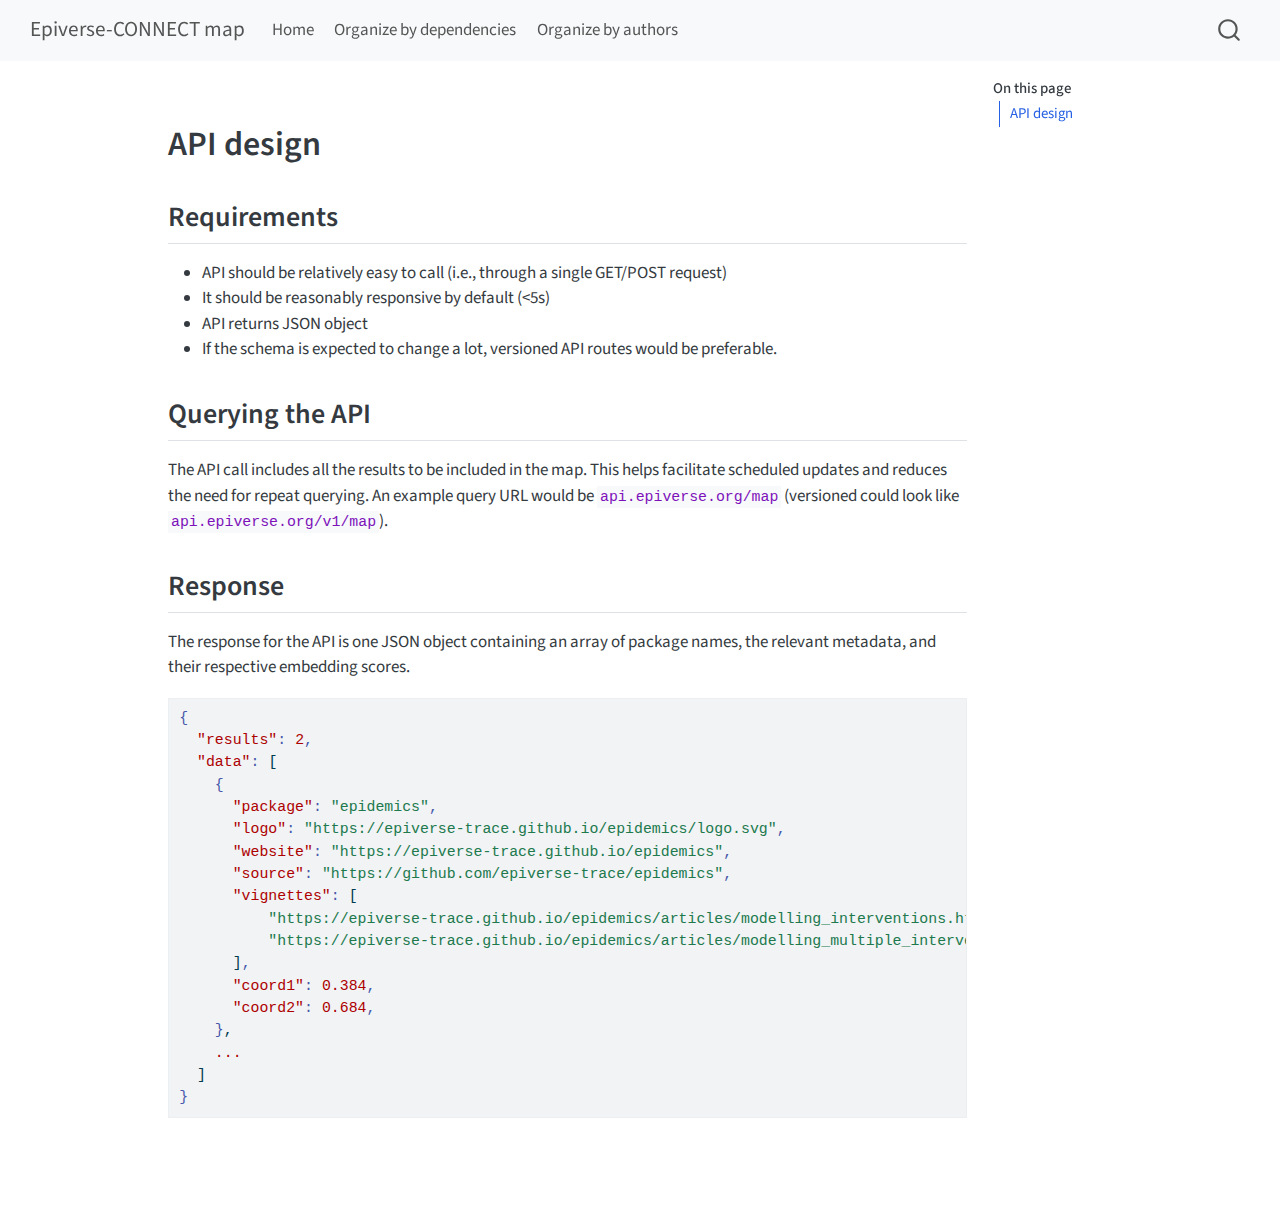
<file: design/api-design.html>
<!DOCTYPE html>
<html xmlns="http://www.w3.org/1999/xhtml" lang="en" xml:lang="en"><head>

<meta charset="utf-8">
<meta name="generator" content="quarto-1.6.39">

<meta name="viewport" content="width=device-width, initial-scale=1.0, user-scalable=yes">


<title>api-design – Epiverse-CONNECT map</title>
<style>
code{white-space: pre-wrap;}
span.smallcaps{font-variant: small-caps;}
div.columns{display: flex; gap: min(4vw, 1.5em);}
div.column{flex: auto; overflow-x: auto;}
div.hanging-indent{margin-left: 1.5em; text-indent: -1.5em;}
ul.task-list{list-style: none;}
ul.task-list li input[type="checkbox"] {
  width: 0.8em;
  margin: 0 0.8em 0.2em -1em; /* quarto-specific, see https://github.com/quarto-dev/quarto-cli/issues/4556 */ 
  vertical-align: middle;
}
/* CSS for syntax highlighting */
pre > code.sourceCode { white-space: pre; position: relative; }
pre > code.sourceCode > span { line-height: 1.25; }
pre > code.sourceCode > span:empty { height: 1.2em; }
.sourceCode { overflow: visible; }
code.sourceCode > span { color: inherit; text-decoration: inherit; }
div.sourceCode { margin: 1em 0; }
pre.sourceCode { margin: 0; }
@media screen {
div.sourceCode { overflow: auto; }
}
@media print {
pre > code.sourceCode { white-space: pre-wrap; }
pre > code.sourceCode > span { display: inline-block; text-indent: -5em; padding-left: 5em; }
}
pre.numberSource code
  { counter-reset: source-line 0; }
pre.numberSource code > span
  { position: relative; left: -4em; counter-increment: source-line; }
pre.numberSource code > span > a:first-child::before
  { content: counter(source-line);
    position: relative; left: -1em; text-align: right; vertical-align: baseline;
    border: none; display: inline-block;
    -webkit-touch-callout: none; -webkit-user-select: none;
    -khtml-user-select: none; -moz-user-select: none;
    -ms-user-select: none; user-select: none;
    padding: 0 4px; width: 4em;
  }
pre.numberSource { margin-left: 3em;  padding-left: 4px; }
div.sourceCode
  {   }
@media screen {
pre > code.sourceCode > span > a:first-child::before { text-decoration: underline; }
}
</style>


<script src="../site_libs/quarto-nav/quarto-nav.js"></script>
<script src="../site_libs/quarto-nav/headroom.min.js"></script>
<script src="../site_libs/clipboard/clipboard.min.js"></script>
<script src="../site_libs/quarto-search/autocomplete.umd.js"></script>
<script src="../site_libs/quarto-search/fuse.min.js"></script>
<script src="../site_libs/quarto-search/quarto-search.js"></script>
<meta name="quarto:offset" content="../">
<script src="../site_libs/quarto-html/quarto.js"></script>
<script src="../site_libs/quarto-html/popper.min.js"></script>
<script src="../site_libs/quarto-html/tippy.umd.min.js"></script>
<script src="../site_libs/quarto-html/anchor.min.js"></script>
<link href="../site_libs/quarto-html/tippy.css" rel="stylesheet">
<link href="../site_libs/quarto-html/quarto-syntax-highlighting-e26003cea8cd680ca0c55a263523d882.css" rel="stylesheet" id="quarto-text-highlighting-styles">
<script src="../site_libs/bootstrap/bootstrap.min.js"></script>
<link href="../site_libs/bootstrap/bootstrap-icons.css" rel="stylesheet">
<link href="../site_libs/bootstrap/bootstrap-089012cc7bb008a623e53180a9badcbd.min.css" rel="stylesheet" append-hash="true" id="quarto-bootstrap" data-mode="light">
<script id="quarto-search-options" type="application/json">{
  "location": "navbar",
  "copy-button": false,
  "collapse-after": 3,
  "panel-placement": "end",
  "type": "overlay",
  "limit": 50,
  "keyboard-shortcut": [
    "f",
    "/",
    "s"
  ],
  "show-item-context": false,
  "language": {
    "search-no-results-text": "No results",
    "search-matching-documents-text": "matching documents",
    "search-copy-link-title": "Copy link to search",
    "search-hide-matches-text": "Hide additional matches",
    "search-more-match-text": "more match in this document",
    "search-more-matches-text": "more matches in this document",
    "search-clear-button-title": "Clear",
    "search-text-placeholder": "",
    "search-detached-cancel-button-title": "Cancel",
    "search-submit-button-title": "Submit",
    "search-label": "Search"
  }
}</script>


<link rel="stylesheet" href="../styles.css">
</head>

<body class="nav-fixed">

<div id="quarto-search-results"></div>
  <header id="quarto-header" class="headroom fixed-top">
    <nav class="navbar navbar-expand-lg " data-bs-theme="dark">
      <div class="navbar-container container-fluid">
      <div class="navbar-brand-container mx-auto">
    <a class="navbar-brand" href="../index.html">
    <span class="navbar-title">Epiverse-CONNECT map</span>
    </a>
  </div>
            <div id="quarto-search" class="" title="Search"></div>
          <button class="navbar-toggler" type="button" data-bs-toggle="collapse" data-bs-target="#navbarCollapse" aria-controls="navbarCollapse" role="menu" aria-expanded="false" aria-label="Toggle navigation" onclick="if (window.quartoToggleHeadroom) { window.quartoToggleHeadroom(); }">
  <span class="navbar-toggler-icon"></span>
</button>
          <div class="collapse navbar-collapse" id="navbarCollapse">
            <ul class="navbar-nav navbar-nav-scroll me-auto">
  <li class="nav-item">
    <a class="nav-link" href="../index.html"> 
<span class="menu-text">Home</span></a>
  </li>  
  <li class="nav-item">
    <a class="nav-link" href="../dependency_map.html"> 
<span class="menu-text">Organize by dependencies</span></a>
  </li>  
  <li class="nav-item">
    <a class="nav-link" href="../coauthors_map.html"> 
<span class="menu-text">Organize by authors</span></a>
  </li>  
</ul>
          </div> <!-- /navcollapse -->
            <div class="quarto-navbar-tools">
</div>
      </div> <!-- /container-fluid -->
    </nav>
</header>
<!-- content -->
<div id="quarto-content" class="quarto-container page-columns page-rows-contents page-layout-article page-navbar">
<!-- sidebar -->
<!-- margin-sidebar -->
    <div id="quarto-margin-sidebar" class="sidebar margin-sidebar">
        <nav id="TOC" role="doc-toc" class="toc-active">
    <h2 id="toc-title">On this page</h2>
   
  <ul>
  <li><a href="#api-design" id="toc-api-design" class="nav-link active" data-scroll-target="#api-design">API design</a>
  <ul class="collapse">
  <li><a href="#requirements" id="toc-requirements" class="nav-link" data-scroll-target="#requirements">Requirements</a></li>
  <li><a href="#querying-the-api" id="toc-querying-the-api" class="nav-link" data-scroll-target="#querying-the-api">Querying the API</a></li>
  <li><a href="#response" id="toc-response" class="nav-link" data-scroll-target="#response">Response</a></li>
  </ul></li>
  </ul>
</nav>
    </div>
<!-- main -->
<main class="content" id="quarto-document-content"><header id="title-block-header" class="quarto-title-block"></header>




<section id="api-design" class="level1">
<h1>API design</h1>
<section id="requirements" class="level2">
<h2 class="anchored" data-anchor-id="requirements">Requirements</h2>
<ul>
<li>API should be relatively easy to call (i.e., through a single GET/POST request)</li>
<li>It should be reasonably responsive by default (&lt;5s)</li>
<li>API returns JSON object</li>
<li>If the schema is expected to change a lot, versioned API routes would be preferable.</li>
</ul>
</section>
<section id="querying-the-api" class="level2">
<h2 class="anchored" data-anchor-id="querying-the-api">Querying the API</h2>
<p>The API call includes all the results to be included in the map. This helps facilitate scheduled updates and reduces the need for repeat querying. An example query URL would be <code>api.epiverse.org/map</code> (versioned could look like <code>api.epiverse.org/v1/map</code>).</p>
</section>
<section id="response" class="level2">
<h2 class="anchored" data-anchor-id="response">Response</h2>
<p>The response for the API is one JSON object containing an array of package names, the relevant metadata, and their respective embedding scores.</p>
<div class="sourceCode" id="cb1"><pre class="sourceCode json code-with-copy"><code class="sourceCode json"><span id="cb1-1"><a href="#cb1-1" aria-hidden="true" tabindex="-1"></a><span class="fu">{</span></span>
<span id="cb1-2"><a href="#cb1-2" aria-hidden="true" tabindex="-1"></a>  <span class="dt">"results"</span><span class="fu">:</span> <span class="dv">2</span><span class="fu">,</span></span>
<span id="cb1-3"><a href="#cb1-3" aria-hidden="true" tabindex="-1"></a>  <span class="dt">"data"</span><span class="fu">:</span> <span class="ot">[</span></span>
<span id="cb1-4"><a href="#cb1-4" aria-hidden="true" tabindex="-1"></a>    <span class="fu">{</span></span>
<span id="cb1-5"><a href="#cb1-5" aria-hidden="true" tabindex="-1"></a>      <span class="dt">"package"</span><span class="fu">:</span> <span class="st">"epidemics"</span><span class="fu">,</span></span>
<span id="cb1-6"><a href="#cb1-6" aria-hidden="true" tabindex="-1"></a>      <span class="dt">"logo"</span><span class="fu">:</span> <span class="st">"https://epiverse-trace.github.io/epidemics/logo.svg"</span><span class="fu">,</span></span>
<span id="cb1-7"><a href="#cb1-7" aria-hidden="true" tabindex="-1"></a>      <span class="dt">"website"</span><span class="fu">:</span> <span class="st">"https://epiverse-trace.github.io/epidemics"</span><span class="fu">,</span></span>
<span id="cb1-8"><a href="#cb1-8" aria-hidden="true" tabindex="-1"></a>      <span class="dt">"source"</span><span class="fu">:</span> <span class="st">"https://github.com/epiverse-trace/epidemics"</span><span class="fu">,</span></span>
<span id="cb1-9"><a href="#cb1-9" aria-hidden="true" tabindex="-1"></a>      <span class="dt">"vignettes"</span><span class="fu">:</span> <span class="ot">[</span></span>
<span id="cb1-10"><a href="#cb1-10" aria-hidden="true" tabindex="-1"></a>          <span class="st">"https://epiverse-trace.github.io/epidemics/articles/modelling_interventions.html"</span><span class="ot">,</span></span>
<span id="cb1-11"><a href="#cb1-11" aria-hidden="true" tabindex="-1"></a>          <span class="st">"https://epiverse-trace.github.io/epidemics/articles/modelling_multiple_interventions.html"</span></span>
<span id="cb1-12"><a href="#cb1-12" aria-hidden="true" tabindex="-1"></a>      <span class="ot">]</span><span class="fu">,</span></span>
<span id="cb1-13"><a href="#cb1-13" aria-hidden="true" tabindex="-1"></a>      <span class="dt">"coord1"</span><span class="fu">:</span> <span class="dv">0</span><span class="er">.</span><span class="dv">384</span><span class="fu">,</span></span>
<span id="cb1-14"><a href="#cb1-14" aria-hidden="true" tabindex="-1"></a>      <span class="dt">"coord2"</span><span class="fu">:</span> <span class="dv">0</span><span class="er">.</span><span class="dv">684</span><span class="fu">,</span></span>
<span id="cb1-15"><a href="#cb1-15" aria-hidden="true" tabindex="-1"></a>    <span class="fu">}</span><span class="ot">,</span></span>
<span id="cb1-16"><a href="#cb1-16" aria-hidden="true" tabindex="-1"></a>    <span class="er">...</span></span>
<span id="cb1-17"><a href="#cb1-17" aria-hidden="true" tabindex="-1"></a>  <span class="ot">]</span></span>
<span id="cb1-18"><a href="#cb1-18" aria-hidden="true" tabindex="-1"></a><span class="fu">}</span></span></code><button title="Copy to Clipboard" class="code-copy-button"><i class="bi"></i></button></pre></div>


</section>
</section>

</main> <!-- /main -->
<script id="quarto-html-after-body" type="application/javascript">
window.document.addEventListener("DOMContentLoaded", function (event) {
  const toggleBodyColorMode = (bsSheetEl) => {
    const mode = bsSheetEl.getAttribute("data-mode");
    const bodyEl = window.document.querySelector("body");
    if (mode === "dark") {
      bodyEl.classList.add("quarto-dark");
      bodyEl.classList.remove("quarto-light");
    } else {
      bodyEl.classList.add("quarto-light");
      bodyEl.classList.remove("quarto-dark");
    }
  }
  const toggleBodyColorPrimary = () => {
    const bsSheetEl = window.document.querySelector("link#quarto-bootstrap");
    if (bsSheetEl) {
      toggleBodyColorMode(bsSheetEl);
    }
  }
  toggleBodyColorPrimary();  
  const icon = "";
  const anchorJS = new window.AnchorJS();
  anchorJS.options = {
    placement: 'right',
    icon: icon
  };
  anchorJS.add('.anchored');
  const isCodeAnnotation = (el) => {
    for (const clz of el.classList) {
      if (clz.startsWith('code-annotation-')) {                     
        return true;
      }
    }
    return false;
  }
  const onCopySuccess = function(e) {
    // button target
    const button = e.trigger;
    // don't keep focus
    button.blur();
    // flash "checked"
    button.classList.add('code-copy-button-checked');
    var currentTitle = button.getAttribute("title");
    button.setAttribute("title", "Copied!");
    let tooltip;
    if (window.bootstrap) {
      button.setAttribute("data-bs-toggle", "tooltip");
      button.setAttribute("data-bs-placement", "left");
      button.setAttribute("data-bs-title", "Copied!");
      tooltip = new bootstrap.Tooltip(button, 
        { trigger: "manual", 
          customClass: "code-copy-button-tooltip",
          offset: [0, -8]});
      tooltip.show();    
    }
    setTimeout(function() {
      if (tooltip) {
        tooltip.hide();
        button.removeAttribute("data-bs-title");
        button.removeAttribute("data-bs-toggle");
        button.removeAttribute("data-bs-placement");
      }
      button.setAttribute("title", currentTitle);
      button.classList.remove('code-copy-button-checked');
    }, 1000);
    // clear code selection
    e.clearSelection();
  }
  const getTextToCopy = function(trigger) {
      const codeEl = trigger.previousElementSibling.cloneNode(true);
      for (const childEl of codeEl.children) {
        if (isCodeAnnotation(childEl)) {
          childEl.remove();
        }
      }
      return codeEl.innerText;
  }
  const clipboard = new window.ClipboardJS('.code-copy-button:not([data-in-quarto-modal])', {
    text: getTextToCopy
  });
  clipboard.on('success', onCopySuccess);
  if (window.document.getElementById('quarto-embedded-source-code-modal')) {
    const clipboardModal = new window.ClipboardJS('.code-copy-button[data-in-quarto-modal]', {
      text: getTextToCopy,
      container: window.document.getElementById('quarto-embedded-source-code-modal')
    });
    clipboardModal.on('success', onCopySuccess);
  }
    var localhostRegex = new RegExp(/^(?:http|https):\/\/localhost\:?[0-9]*\//);
    var mailtoRegex = new RegExp(/^mailto:/);
      var filterRegex = new RegExp('/' + window.location.host + '/');
    var isInternal = (href) => {
        return filterRegex.test(href) || localhostRegex.test(href) || mailtoRegex.test(href);
    }
    // Inspect non-navigation links and adorn them if external
 	var links = window.document.querySelectorAll('a[href]:not(.nav-link):not(.navbar-brand):not(.toc-action):not(.sidebar-link):not(.sidebar-item-toggle):not(.pagination-link):not(.no-external):not([aria-hidden]):not(.dropdown-item):not(.quarto-navigation-tool):not(.about-link)');
    for (var i=0; i<links.length; i++) {
      const link = links[i];
      if (!isInternal(link.href)) {
        // undo the damage that might have been done by quarto-nav.js in the case of
        // links that we want to consider external
        if (link.dataset.originalHref !== undefined) {
          link.href = link.dataset.originalHref;
        }
      }
    }
  function tippyHover(el, contentFn, onTriggerFn, onUntriggerFn) {
    const config = {
      allowHTML: true,
      maxWidth: 500,
      delay: 100,
      arrow: false,
      appendTo: function(el) {
          return el.parentElement;
      },
      interactive: true,
      interactiveBorder: 10,
      theme: 'quarto',
      placement: 'bottom-start',
    };
    if (contentFn) {
      config.content = contentFn;
    }
    if (onTriggerFn) {
      config.onTrigger = onTriggerFn;
    }
    if (onUntriggerFn) {
      config.onUntrigger = onUntriggerFn;
    }
    window.tippy(el, config); 
  }
  const noterefs = window.document.querySelectorAll('a[role="doc-noteref"]');
  for (var i=0; i<noterefs.length; i++) {
    const ref = noterefs[i];
    tippyHover(ref, function() {
      // use id or data attribute instead here
      let href = ref.getAttribute('data-footnote-href') || ref.getAttribute('href');
      try { href = new URL(href).hash; } catch {}
      const id = href.replace(/^#\/?/, "");
      const note = window.document.getElementById(id);
      if (note) {
        return note.innerHTML;
      } else {
        return "";
      }
    });
  }
  const xrefs = window.document.querySelectorAll('a.quarto-xref');
  const processXRef = (id, note) => {
    // Strip column container classes
    const stripColumnClz = (el) => {
      el.classList.remove("page-full", "page-columns");
      if (el.children) {
        for (const child of el.children) {
          stripColumnClz(child);
        }
      }
    }
    stripColumnClz(note)
    if (id === null || id.startsWith('sec-')) {
      // Special case sections, only their first couple elements
      const container = document.createElement("div");
      if (note.children && note.children.length > 2) {
        container.appendChild(note.children[0].cloneNode(true));
        for (let i = 1; i < note.children.length; i++) {
          const child = note.children[i];
          if (child.tagName === "P" && child.innerText === "") {
            continue;
          } else {
            container.appendChild(child.cloneNode(true));
            break;
          }
        }
        if (window.Quarto?.typesetMath) {
          window.Quarto.typesetMath(container);
        }
        return container.innerHTML
      } else {
        if (window.Quarto?.typesetMath) {
          window.Quarto.typesetMath(note);
        }
        return note.innerHTML;
      }
    } else {
      // Remove any anchor links if they are present
      const anchorLink = note.querySelector('a.anchorjs-link');
      if (anchorLink) {
        anchorLink.remove();
      }
      if (window.Quarto?.typesetMath) {
        window.Quarto.typesetMath(note);
      }
      if (note.classList.contains("callout")) {
        return note.outerHTML;
      } else {
        return note.innerHTML;
      }
    }
  }
  for (var i=0; i<xrefs.length; i++) {
    const xref = xrefs[i];
    tippyHover(xref, undefined, function(instance) {
      instance.disable();
      let url = xref.getAttribute('href');
      let hash = undefined; 
      if (url.startsWith('#')) {
        hash = url;
      } else {
        try { hash = new URL(url).hash; } catch {}
      }
      if (hash) {
        const id = hash.replace(/^#\/?/, "");
        const note = window.document.getElementById(id);
        if (note !== null) {
          try {
            const html = processXRef(id, note.cloneNode(true));
            instance.setContent(html);
          } finally {
            instance.enable();
            instance.show();
          }
        } else {
          // See if we can fetch this
          fetch(url.split('#')[0])
          .then(res => res.text())
          .then(html => {
            const parser = new DOMParser();
            const htmlDoc = parser.parseFromString(html, "text/html");
            const note = htmlDoc.getElementById(id);
            if (note !== null) {
              const html = processXRef(id, note);
              instance.setContent(html);
            } 
          }).finally(() => {
            instance.enable();
            instance.show();
          });
        }
      } else {
        // See if we can fetch a full url (with no hash to target)
        // This is a special case and we should probably do some content thinning / targeting
        fetch(url)
        .then(res => res.text())
        .then(html => {
          const parser = new DOMParser();
          const htmlDoc = parser.parseFromString(html, "text/html");
          const note = htmlDoc.querySelector('main.content');
          if (note !== null) {
            // This should only happen for chapter cross references
            // (since there is no id in the URL)
            // remove the first header
            if (note.children.length > 0 && note.children[0].tagName === "HEADER") {
              note.children[0].remove();
            }
            const html = processXRef(null, note);
            instance.setContent(html);
          } 
        }).finally(() => {
          instance.enable();
          instance.show();
        });
      }
    }, function(instance) {
    });
  }
      let selectedAnnoteEl;
      const selectorForAnnotation = ( cell, annotation) => {
        let cellAttr = 'data-code-cell="' + cell + '"';
        let lineAttr = 'data-code-annotation="' +  annotation + '"';
        const selector = 'span[' + cellAttr + '][' + lineAttr + ']';
        return selector;
      }
      const selectCodeLines = (annoteEl) => {
        const doc = window.document;
        const targetCell = annoteEl.getAttribute("data-target-cell");
        const targetAnnotation = annoteEl.getAttribute("data-target-annotation");
        const annoteSpan = window.document.querySelector(selectorForAnnotation(targetCell, targetAnnotation));
        const lines = annoteSpan.getAttribute("data-code-lines").split(",");
        const lineIds = lines.map((line) => {
          return targetCell + "-" + line;
        })
        let top = null;
        let height = null;
        let parent = null;
        if (lineIds.length > 0) {
            //compute the position of the single el (top and bottom and make a div)
            const el = window.document.getElementById(lineIds[0]);
            top = el.offsetTop;
            height = el.offsetHeight;
            parent = el.parentElement.parentElement;
          if (lineIds.length > 1) {
            const lastEl = window.document.getElementById(lineIds[lineIds.length - 1]);
            const bottom = lastEl.offsetTop + lastEl.offsetHeight;
            height = bottom - top;
          }
          if (top !== null && height !== null && parent !== null) {
            // cook up a div (if necessary) and position it 
            let div = window.document.getElementById("code-annotation-line-highlight");
            if (div === null) {
              div = window.document.createElement("div");
              div.setAttribute("id", "code-annotation-line-highlight");
              div.style.position = 'absolute';
              parent.appendChild(div);
            }
            div.style.top = top - 2 + "px";
            div.style.height = height + 4 + "px";
            div.style.left = 0;
            let gutterDiv = window.document.getElementById("code-annotation-line-highlight-gutter");
            if (gutterDiv === null) {
              gutterDiv = window.document.createElement("div");
              gutterDiv.setAttribute("id", "code-annotation-line-highlight-gutter");
              gutterDiv.style.position = 'absolute';
              const codeCell = window.document.getElementById(targetCell);
              const gutter = codeCell.querySelector('.code-annotation-gutter');
              gutter.appendChild(gutterDiv);
            }
            gutterDiv.style.top = top - 2 + "px";
            gutterDiv.style.height = height + 4 + "px";
          }
          selectedAnnoteEl = annoteEl;
        }
      };
      const unselectCodeLines = () => {
        const elementsIds = ["code-annotation-line-highlight", "code-annotation-line-highlight-gutter"];
        elementsIds.forEach((elId) => {
          const div = window.document.getElementById(elId);
          if (div) {
            div.remove();
          }
        });
        selectedAnnoteEl = undefined;
      };
        // Handle positioning of the toggle
    window.addEventListener(
      "resize",
      throttle(() => {
        elRect = undefined;
        if (selectedAnnoteEl) {
          selectCodeLines(selectedAnnoteEl);
        }
      }, 10)
    );
    function throttle(fn, ms) {
    let throttle = false;
    let timer;
      return (...args) => {
        if(!throttle) { // first call gets through
            fn.apply(this, args);
            throttle = true;
        } else { // all the others get throttled
            if(timer) clearTimeout(timer); // cancel #2
            timer = setTimeout(() => {
              fn.apply(this, args);
              timer = throttle = false;
            }, ms);
        }
      };
    }
      // Attach click handler to the DT
      const annoteDls = window.document.querySelectorAll('dt[data-target-cell]');
      for (const annoteDlNode of annoteDls) {
        annoteDlNode.addEventListener('click', (event) => {
          const clickedEl = event.target;
          if (clickedEl !== selectedAnnoteEl) {
            unselectCodeLines();
            const activeEl = window.document.querySelector('dt[data-target-cell].code-annotation-active');
            if (activeEl) {
              activeEl.classList.remove('code-annotation-active');
            }
            selectCodeLines(clickedEl);
            clickedEl.classList.add('code-annotation-active');
          } else {
            // Unselect the line
            unselectCodeLines();
            clickedEl.classList.remove('code-annotation-active');
          }
        });
      }
  const findCites = (el) => {
    const parentEl = el.parentElement;
    if (parentEl) {
      const cites = parentEl.dataset.cites;
      if (cites) {
        return {
          el,
          cites: cites.split(' ')
        };
      } else {
        return findCites(el.parentElement)
      }
    } else {
      return undefined;
    }
  };
  var bibliorefs = window.document.querySelectorAll('a[role="doc-biblioref"]');
  for (var i=0; i<bibliorefs.length; i++) {
    const ref = bibliorefs[i];
    const citeInfo = findCites(ref);
    if (citeInfo) {
      tippyHover(citeInfo.el, function() {
        var popup = window.document.createElement('div');
        citeInfo.cites.forEach(function(cite) {
          var citeDiv = window.document.createElement('div');
          citeDiv.classList.add('hanging-indent');
          citeDiv.classList.add('csl-entry');
          var biblioDiv = window.document.getElementById('ref-' + cite);
          if (biblioDiv) {
            citeDiv.innerHTML = biblioDiv.innerHTML;
          }
          popup.appendChild(citeDiv);
        });
        return popup.innerHTML;
      });
    }
  }
});
</script>
</div> <!-- /content -->




</body></html>
</file>
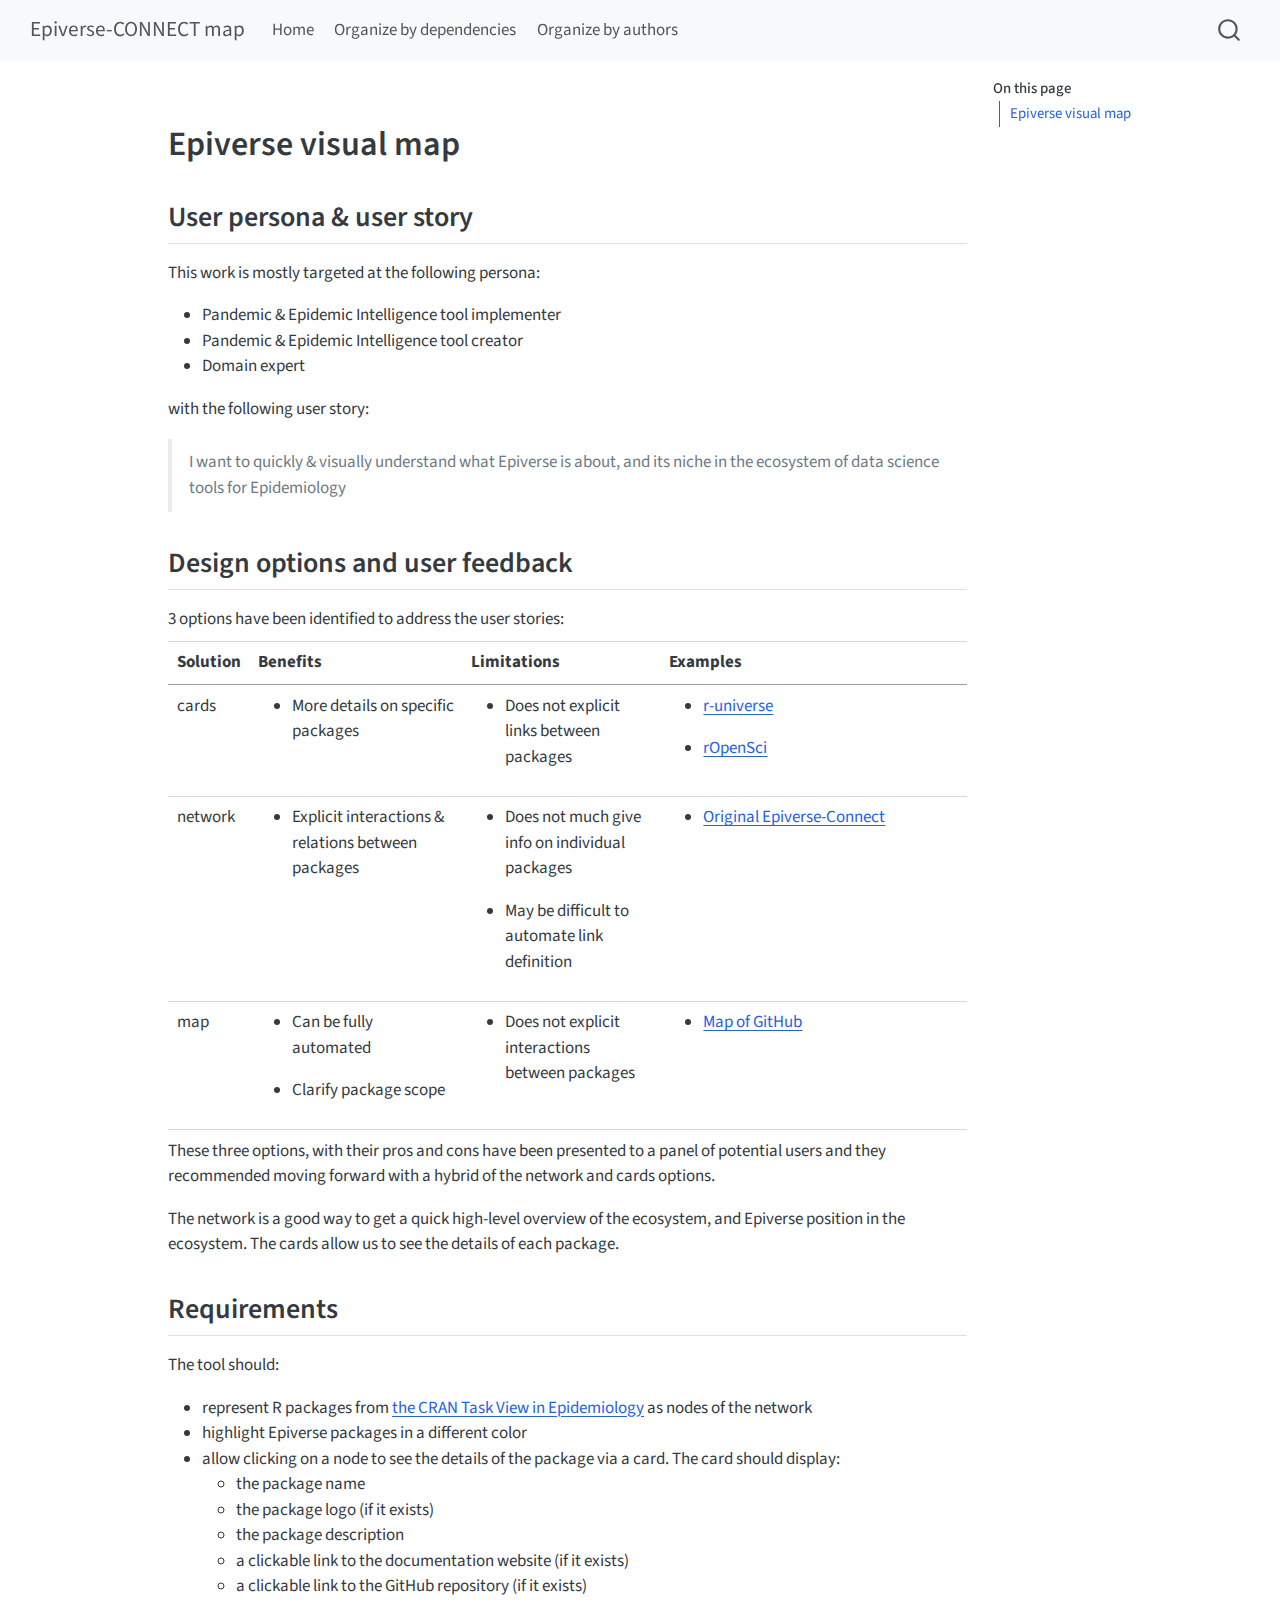
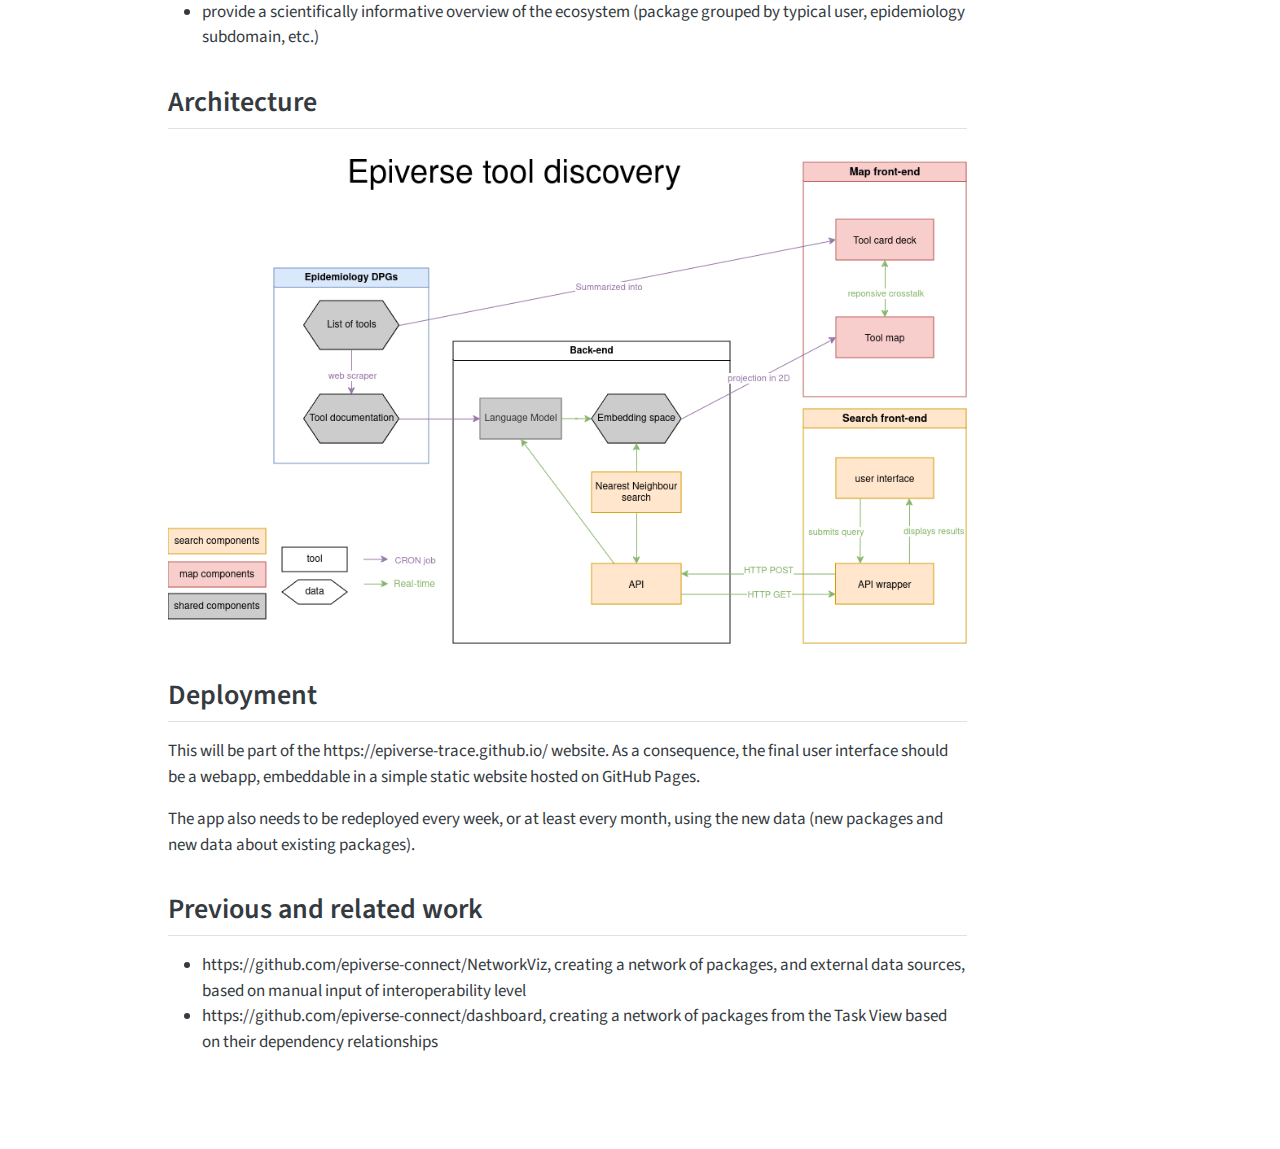
<file: design/design.html>
<!DOCTYPE html>
<html xmlns="http://www.w3.org/1999/xhtml" lang="en" xml:lang="en"><head>

<meta charset="utf-8">
<meta name="generator" content="quarto-1.6.39">

<meta name="viewport" content="width=device-width, initial-scale=1.0, user-scalable=yes">


<title>design – Epiverse-CONNECT map</title>
<style>
code{white-space: pre-wrap;}
span.smallcaps{font-variant: small-caps;}
div.columns{display: flex; gap: min(4vw, 1.5em);}
div.column{flex: auto; overflow-x: auto;}
div.hanging-indent{margin-left: 1.5em; text-indent: -1.5em;}
ul.task-list{list-style: none;}
ul.task-list li input[type="checkbox"] {
  width: 0.8em;
  margin: 0 0.8em 0.2em -1em; /* quarto-specific, see https://github.com/quarto-dev/quarto-cli/issues/4556 */ 
  vertical-align: middle;
}
</style>


<script src="../site_libs/quarto-nav/quarto-nav.js"></script>
<script src="../site_libs/quarto-nav/headroom.min.js"></script>
<script src="../site_libs/clipboard/clipboard.min.js"></script>
<script src="../site_libs/quarto-search/autocomplete.umd.js"></script>
<script src="../site_libs/quarto-search/fuse.min.js"></script>
<script src="../site_libs/quarto-search/quarto-search.js"></script>
<meta name="quarto:offset" content="../">
<script src="../site_libs/quarto-html/quarto.js"></script>
<script src="../site_libs/quarto-html/popper.min.js"></script>
<script src="../site_libs/quarto-html/tippy.umd.min.js"></script>
<script src="../site_libs/quarto-html/anchor.min.js"></script>
<link href="../site_libs/quarto-html/tippy.css" rel="stylesheet">
<link href="../site_libs/quarto-html/quarto-syntax-highlighting-e26003cea8cd680ca0c55a263523d882.css" rel="stylesheet" id="quarto-text-highlighting-styles">
<script src="../site_libs/bootstrap/bootstrap.min.js"></script>
<link href="../site_libs/bootstrap/bootstrap-icons.css" rel="stylesheet">
<link href="../site_libs/bootstrap/bootstrap-089012cc7bb008a623e53180a9badcbd.min.css" rel="stylesheet" append-hash="true" id="quarto-bootstrap" data-mode="light">
<script id="quarto-search-options" type="application/json">{
  "location": "navbar",
  "copy-button": false,
  "collapse-after": 3,
  "panel-placement": "end",
  "type": "overlay",
  "limit": 50,
  "keyboard-shortcut": [
    "f",
    "/",
    "s"
  ],
  "show-item-context": false,
  "language": {
    "search-no-results-text": "No results",
    "search-matching-documents-text": "matching documents",
    "search-copy-link-title": "Copy link to search",
    "search-hide-matches-text": "Hide additional matches",
    "search-more-match-text": "more match in this document",
    "search-more-matches-text": "more matches in this document",
    "search-clear-button-title": "Clear",
    "search-text-placeholder": "",
    "search-detached-cancel-button-title": "Cancel",
    "search-submit-button-title": "Submit",
    "search-label": "Search"
  }
}</script>


<link rel="stylesheet" href="../styles.css">
</head>

<body class="nav-fixed">

<div id="quarto-search-results"></div>
  <header id="quarto-header" class="headroom fixed-top">
    <nav class="navbar navbar-expand-lg " data-bs-theme="dark">
      <div class="navbar-container container-fluid">
      <div class="navbar-brand-container mx-auto">
    <a class="navbar-brand" href="../index.html">
    <span class="navbar-title">Epiverse-CONNECT map</span>
    </a>
  </div>
            <div id="quarto-search" class="" title="Search"></div>
          <button class="navbar-toggler" type="button" data-bs-toggle="collapse" data-bs-target="#navbarCollapse" aria-controls="navbarCollapse" role="menu" aria-expanded="false" aria-label="Toggle navigation" onclick="if (window.quartoToggleHeadroom) { window.quartoToggleHeadroom(); }">
  <span class="navbar-toggler-icon"></span>
</button>
          <div class="collapse navbar-collapse" id="navbarCollapse">
            <ul class="navbar-nav navbar-nav-scroll me-auto">
  <li class="nav-item">
    <a class="nav-link" href="../index.html"> 
<span class="menu-text">Home</span></a>
  </li>  
  <li class="nav-item">
    <a class="nav-link" href="../dependency_map.html"> 
<span class="menu-text">Organize by dependencies</span></a>
  </li>  
  <li class="nav-item">
    <a class="nav-link" href="../coauthors_map.html"> 
<span class="menu-text">Organize by authors</span></a>
  </li>  
</ul>
          </div> <!-- /navcollapse -->
            <div class="quarto-navbar-tools">
</div>
      </div> <!-- /container-fluid -->
    </nav>
</header>
<!-- content -->
<div id="quarto-content" class="quarto-container page-columns page-rows-contents page-layout-article page-navbar">
<!-- sidebar -->
<!-- margin-sidebar -->
    <div id="quarto-margin-sidebar" class="sidebar margin-sidebar">
        <nav id="TOC" role="doc-toc" class="toc-active">
    <h2 id="toc-title">On this page</h2>
   
  <ul>
  <li><a href="#epiverse-visual-map" id="toc-epiverse-visual-map" class="nav-link active" data-scroll-target="#epiverse-visual-map">Epiverse visual map</a>
  <ul class="collapse">
  <li><a href="#user-persona-user-story" id="toc-user-persona-user-story" class="nav-link" data-scroll-target="#user-persona-user-story">User persona &amp; user story</a></li>
  <li><a href="#design-options-and-user-feedback" id="toc-design-options-and-user-feedback" class="nav-link" data-scroll-target="#design-options-and-user-feedback">Design options and user feedback</a></li>
  <li><a href="#requirements" id="toc-requirements" class="nav-link" data-scroll-target="#requirements">Requirements</a></li>
  <li><a href="#architecture" id="toc-architecture" class="nav-link" data-scroll-target="#architecture">Architecture</a></li>
  <li><a href="#deployment" id="toc-deployment" class="nav-link" data-scroll-target="#deployment">Deployment</a></li>
  <li><a href="#previous-and-related-work" id="toc-previous-and-related-work" class="nav-link" data-scroll-target="#previous-and-related-work">Previous and related work</a></li>
  </ul></li>
  </ul>
</nav>
    </div>
<!-- main -->
<main class="content" id="quarto-document-content"><header id="title-block-header" class="quarto-title-block"></header>




<section id="epiverse-visual-map" class="level1">
<h1>Epiverse visual map</h1>
<section id="user-persona-user-story" class="level2">
<h2 class="anchored" data-anchor-id="user-persona-user-story">User persona &amp; user story</h2>
<p>This work is mostly targeted at the following persona:</p>
<ul>
<li>Pandemic &amp; Epidemic Intelligence tool implementer</li>
<li>Pandemic &amp; Epidemic Intelligence tool creator</li>
<li>Domain expert</li>
</ul>
<p>with the following user story:</p>
<blockquote class="blockquote">
<p>I want to quickly &amp; visually understand what Epiverse is about, and its niche in the ecosystem of data science tools for Epidemiology</p>
</blockquote>
</section>
<section id="design-options-and-user-feedback" class="level2">
<h2 class="anchored" data-anchor-id="design-options-and-user-feedback">Design options and user feedback</h2>
3 options have been identified to address the user stories:
<table class="table">
<colgroup>
<col width="7%">
<col width="27%">
<col width="25%">
<col width="39%">
</colgroup>
<thead>
<tr class="header">
<th>
Solution
</th>
<th>
Benefits
</th>
<th>
Limitations
</th>
<th>
Examples
</th>
</tr>
</thead>
<tbody>
<tr class="odd">
<td>
cards
</td>
<td>
<ul>
<li>
More details on specific packages
</li>
</ul>
</td>
<td>
<ul>
<li>
Does not explicit links between packages
</li>
</ul>
</td>
<td>
<ul>
<li>
<p>
<a href="https://epiverse-trace.r-universe.dev">r-universe</a>
</p>
</li>
<li>
<p>
<a href="https://ropensci.org/packages/image-processing/">rOpenSci</a>
</p>
</li>
</ul>
</td>
</tr>
<tr class="even">
<td>
network
</td>
<td>
<ul>
<li>
Explicit interactions &amp; relations between packages
</li>
</ul>
</td>
<td>
<ul>
<li>
<p>
Does not much give info on individual packages
</p>
</li>
<li>
<p>
May be difficult to automate link definition
</p>
</li>
</ul>
</td>
<td>
<ul>
<li>
<a href="https://github.com/epiverse-connect/NetworkViz">Original Epiverse-Connect</a>
</li>
</ul>
</td>
</tr>
<tr class="odd">
<td>
map
</td>
<td>
<ul>
<li>
<p>
Can be fully automated
</p>
</li>
<li>
<p>
Clarify package scope
</p>
</li>
</ul>
</td>
<td>
<ul>
<li>
Does not explicit interactions between packages
</li>
</ul>
</td>
<td>
<ul>
<li>
<a href="https://anvaka.github.io/map-of-github/">Map of GitHub</a>
</li>
</ul>
</td>
</tr>
</tbody>
</table>
<p>These three options, with their pros and cons have been presented to a panel of potential users and they recommended moving forward with a hybrid of the network and cards options.</p>
<p>The network is a good way to get a quick high-level overview of the ecosystem, and Epiverse position in the ecosystem. The cards allow us to see the details of each package.</p>
</section>
<section id="requirements" class="level2">
<h2 class="anchored" data-anchor-id="requirements">Requirements</h2>
<p>The tool should:</p>
<ul>
<li>represent R packages from <a href="https://github.com/cran-task-views/Epidemiology">the CRAN Task View in Epidemiology</a> as nodes of the network</li>
<li>highlight Epiverse packages in a different color</li>
<li>allow clicking on a node to see the details of the package via a card. The card should display:
<ul>
<li>the package name</li>
<li>the package logo (if it exists)</li>
<li>the package description</li>
<li>a clickable link to the documentation website (if it exists)</li>
<li>a clickable link to the GitHub repository (if it exists)</li>
</ul></li>
<li>provide a scientifically informative overview of the ecosystem (package grouped by typical user, epidemiology subdomain, etc.)</li>
</ul>
</section>
<section id="architecture" class="level2">
<h2 class="anchored" data-anchor-id="architecture">Architecture</h2>
<p><img src="architecture.png" class="img-fluid"></p>
</section>
<section id="deployment" class="level2">
<h2 class="anchored" data-anchor-id="deployment">Deployment</h2>
<p>This will be part of the https://epiverse-trace.github.io/ website. As a consequence, the final user interface should be a webapp, embeddable in a simple static website hosted on GitHub Pages.</p>
<p>The app also needs to be redeployed every week, or at least every month, using the new data (new packages and new data about existing packages).</p>
</section>
<section id="previous-and-related-work" class="level2">
<h2 class="anchored" data-anchor-id="previous-and-related-work">Previous and related work</h2>
<ul>
<li>https://github.com/epiverse-connect/NetworkViz, creating a network of packages, and external data sources, based on manual input of interoperability level</li>
<li>https://github.com/epiverse-connect/dashboard, creating a network of packages from the Task View based on their dependency relationships</li>
</ul>


</section>
</section>

</main> <!-- /main -->
<script id="quarto-html-after-body" type="application/javascript">
window.document.addEventListener("DOMContentLoaded", function (event) {
  const toggleBodyColorMode = (bsSheetEl) => {
    const mode = bsSheetEl.getAttribute("data-mode");
    const bodyEl = window.document.querySelector("body");
    if (mode === "dark") {
      bodyEl.classList.add("quarto-dark");
      bodyEl.classList.remove("quarto-light");
    } else {
      bodyEl.classList.add("quarto-light");
      bodyEl.classList.remove("quarto-dark");
    }
  }
  const toggleBodyColorPrimary = () => {
    const bsSheetEl = window.document.querySelector("link#quarto-bootstrap");
    if (bsSheetEl) {
      toggleBodyColorMode(bsSheetEl);
    }
  }
  toggleBodyColorPrimary();  
  const icon = "";
  const anchorJS = new window.AnchorJS();
  anchorJS.options = {
    placement: 'right',
    icon: icon
  };
  anchorJS.add('.anchored');
  const isCodeAnnotation = (el) => {
    for (const clz of el.classList) {
      if (clz.startsWith('code-annotation-')) {                     
        return true;
      }
    }
    return false;
  }
  const onCopySuccess = function(e) {
    // button target
    const button = e.trigger;
    // don't keep focus
    button.blur();
    // flash "checked"
    button.classList.add('code-copy-button-checked');
    var currentTitle = button.getAttribute("title");
    button.setAttribute("title", "Copied!");
    let tooltip;
    if (window.bootstrap) {
      button.setAttribute("data-bs-toggle", "tooltip");
      button.setAttribute("data-bs-placement", "left");
      button.setAttribute("data-bs-title", "Copied!");
      tooltip = new bootstrap.Tooltip(button, 
        { trigger: "manual", 
          customClass: "code-copy-button-tooltip",
          offset: [0, -8]});
      tooltip.show();    
    }
    setTimeout(function() {
      if (tooltip) {
        tooltip.hide();
        button.removeAttribute("data-bs-title");
        button.removeAttribute("data-bs-toggle");
        button.removeAttribute("data-bs-placement");
      }
      button.setAttribute("title", currentTitle);
      button.classList.remove('code-copy-button-checked');
    }, 1000);
    // clear code selection
    e.clearSelection();
  }
  const getTextToCopy = function(trigger) {
      const codeEl = trigger.previousElementSibling.cloneNode(true);
      for (const childEl of codeEl.children) {
        if (isCodeAnnotation(childEl)) {
          childEl.remove();
        }
      }
      return codeEl.innerText;
  }
  const clipboard = new window.ClipboardJS('.code-copy-button:not([data-in-quarto-modal])', {
    text: getTextToCopy
  });
  clipboard.on('success', onCopySuccess);
  if (window.document.getElementById('quarto-embedded-source-code-modal')) {
    const clipboardModal = new window.ClipboardJS('.code-copy-button[data-in-quarto-modal]', {
      text: getTextToCopy,
      container: window.document.getElementById('quarto-embedded-source-code-modal')
    });
    clipboardModal.on('success', onCopySuccess);
  }
    var localhostRegex = new RegExp(/^(?:http|https):\/\/localhost\:?[0-9]*\//);
    var mailtoRegex = new RegExp(/^mailto:/);
      var filterRegex = new RegExp('/' + window.location.host + '/');
    var isInternal = (href) => {
        return filterRegex.test(href) || localhostRegex.test(href) || mailtoRegex.test(href);
    }
    // Inspect non-navigation links and adorn them if external
 	var links = window.document.querySelectorAll('a[href]:not(.nav-link):not(.navbar-brand):not(.toc-action):not(.sidebar-link):not(.sidebar-item-toggle):not(.pagination-link):not(.no-external):not([aria-hidden]):not(.dropdown-item):not(.quarto-navigation-tool):not(.about-link)');
    for (var i=0; i<links.length; i++) {
      const link = links[i];
      if (!isInternal(link.href)) {
        // undo the damage that might have been done by quarto-nav.js in the case of
        // links that we want to consider external
        if (link.dataset.originalHref !== undefined) {
          link.href = link.dataset.originalHref;
        }
      }
    }
  function tippyHover(el, contentFn, onTriggerFn, onUntriggerFn) {
    const config = {
      allowHTML: true,
      maxWidth: 500,
      delay: 100,
      arrow: false,
      appendTo: function(el) {
          return el.parentElement;
      },
      interactive: true,
      interactiveBorder: 10,
      theme: 'quarto',
      placement: 'bottom-start',
    };
    if (contentFn) {
      config.content = contentFn;
    }
    if (onTriggerFn) {
      config.onTrigger = onTriggerFn;
    }
    if (onUntriggerFn) {
      config.onUntrigger = onUntriggerFn;
    }
    window.tippy(el, config); 
  }
  const noterefs = window.document.querySelectorAll('a[role="doc-noteref"]');
  for (var i=0; i<noterefs.length; i++) {
    const ref = noterefs[i];
    tippyHover(ref, function() {
      // use id or data attribute instead here
      let href = ref.getAttribute('data-footnote-href') || ref.getAttribute('href');
      try { href = new URL(href).hash; } catch {}
      const id = href.replace(/^#\/?/, "");
      const note = window.document.getElementById(id);
      if (note) {
        return note.innerHTML;
      } else {
        return "";
      }
    });
  }
  const xrefs = window.document.querySelectorAll('a.quarto-xref');
  const processXRef = (id, note) => {
    // Strip column container classes
    const stripColumnClz = (el) => {
      el.classList.remove("page-full", "page-columns");
      if (el.children) {
        for (const child of el.children) {
          stripColumnClz(child);
        }
      }
    }
    stripColumnClz(note)
    if (id === null || id.startsWith('sec-')) {
      // Special case sections, only their first couple elements
      const container = document.createElement("div");
      if (note.children && note.children.length > 2) {
        container.appendChild(note.children[0].cloneNode(true));
        for (let i = 1; i < note.children.length; i++) {
          const child = note.children[i];
          if (child.tagName === "P" && child.innerText === "") {
            continue;
          } else {
            container.appendChild(child.cloneNode(true));
            break;
          }
        }
        if (window.Quarto?.typesetMath) {
          window.Quarto.typesetMath(container);
        }
        return container.innerHTML
      } else {
        if (window.Quarto?.typesetMath) {
          window.Quarto.typesetMath(note);
        }
        return note.innerHTML;
      }
    } else {
      // Remove any anchor links if they are present
      const anchorLink = note.querySelector('a.anchorjs-link');
      if (anchorLink) {
        anchorLink.remove();
      }
      if (window.Quarto?.typesetMath) {
        window.Quarto.typesetMath(note);
      }
      if (note.classList.contains("callout")) {
        return note.outerHTML;
      } else {
        return note.innerHTML;
      }
    }
  }
  for (var i=0; i<xrefs.length; i++) {
    const xref = xrefs[i];
    tippyHover(xref, undefined, function(instance) {
      instance.disable();
      let url = xref.getAttribute('href');
      let hash = undefined; 
      if (url.startsWith('#')) {
        hash = url;
      } else {
        try { hash = new URL(url).hash; } catch {}
      }
      if (hash) {
        const id = hash.replace(/^#\/?/, "");
        const note = window.document.getElementById(id);
        if (note !== null) {
          try {
            const html = processXRef(id, note.cloneNode(true));
            instance.setContent(html);
          } finally {
            instance.enable();
            instance.show();
          }
        } else {
          // See if we can fetch this
          fetch(url.split('#')[0])
          .then(res => res.text())
          .then(html => {
            const parser = new DOMParser();
            const htmlDoc = parser.parseFromString(html, "text/html");
            const note = htmlDoc.getElementById(id);
            if (note !== null) {
              const html = processXRef(id, note);
              instance.setContent(html);
            } 
          }).finally(() => {
            instance.enable();
            instance.show();
          });
        }
      } else {
        // See if we can fetch a full url (with no hash to target)
        // This is a special case and we should probably do some content thinning / targeting
        fetch(url)
        .then(res => res.text())
        .then(html => {
          const parser = new DOMParser();
          const htmlDoc = parser.parseFromString(html, "text/html");
          const note = htmlDoc.querySelector('main.content');
          if (note !== null) {
            // This should only happen for chapter cross references
            // (since there is no id in the URL)
            // remove the first header
            if (note.children.length > 0 && note.children[0].tagName === "HEADER") {
              note.children[0].remove();
            }
            const html = processXRef(null, note);
            instance.setContent(html);
          } 
        }).finally(() => {
          instance.enable();
          instance.show();
        });
      }
    }, function(instance) {
    });
  }
      let selectedAnnoteEl;
      const selectorForAnnotation = ( cell, annotation) => {
        let cellAttr = 'data-code-cell="' + cell + '"';
        let lineAttr = 'data-code-annotation="' +  annotation + '"';
        const selector = 'span[' + cellAttr + '][' + lineAttr + ']';
        return selector;
      }
      const selectCodeLines = (annoteEl) => {
        const doc = window.document;
        const targetCell = annoteEl.getAttribute("data-target-cell");
        const targetAnnotation = annoteEl.getAttribute("data-target-annotation");
        const annoteSpan = window.document.querySelector(selectorForAnnotation(targetCell, targetAnnotation));
        const lines = annoteSpan.getAttribute("data-code-lines").split(",");
        const lineIds = lines.map((line) => {
          return targetCell + "-" + line;
        })
        let top = null;
        let height = null;
        let parent = null;
        if (lineIds.length > 0) {
            //compute the position of the single el (top and bottom and make a div)
            const el = window.document.getElementById(lineIds[0]);
            top = el.offsetTop;
            height = el.offsetHeight;
            parent = el.parentElement.parentElement;
          if (lineIds.length > 1) {
            const lastEl = window.document.getElementById(lineIds[lineIds.length - 1]);
            const bottom = lastEl.offsetTop + lastEl.offsetHeight;
            height = bottom - top;
          }
          if (top !== null && height !== null && parent !== null) {
            // cook up a div (if necessary) and position it 
            let div = window.document.getElementById("code-annotation-line-highlight");
            if (div === null) {
              div = window.document.createElement("div");
              div.setAttribute("id", "code-annotation-line-highlight");
              div.style.position = 'absolute';
              parent.appendChild(div);
            }
            div.style.top = top - 2 + "px";
            div.style.height = height + 4 + "px";
            div.style.left = 0;
            let gutterDiv = window.document.getElementById("code-annotation-line-highlight-gutter");
            if (gutterDiv === null) {
              gutterDiv = window.document.createElement("div");
              gutterDiv.setAttribute("id", "code-annotation-line-highlight-gutter");
              gutterDiv.style.position = 'absolute';
              const codeCell = window.document.getElementById(targetCell);
              const gutter = codeCell.querySelector('.code-annotation-gutter');
              gutter.appendChild(gutterDiv);
            }
            gutterDiv.style.top = top - 2 + "px";
            gutterDiv.style.height = height + 4 + "px";
          }
          selectedAnnoteEl = annoteEl;
        }
      };
      const unselectCodeLines = () => {
        const elementsIds = ["code-annotation-line-highlight", "code-annotation-line-highlight-gutter"];
        elementsIds.forEach((elId) => {
          const div = window.document.getElementById(elId);
          if (div) {
            div.remove();
          }
        });
        selectedAnnoteEl = undefined;
      };
        // Handle positioning of the toggle
    window.addEventListener(
      "resize",
      throttle(() => {
        elRect = undefined;
        if (selectedAnnoteEl) {
          selectCodeLines(selectedAnnoteEl);
        }
      }, 10)
    );
    function throttle(fn, ms) {
    let throttle = false;
    let timer;
      return (...args) => {
        if(!throttle) { // first call gets through
            fn.apply(this, args);
            throttle = true;
        } else { // all the others get throttled
            if(timer) clearTimeout(timer); // cancel #2
            timer = setTimeout(() => {
              fn.apply(this, args);
              timer = throttle = false;
            }, ms);
        }
      };
    }
      // Attach click handler to the DT
      const annoteDls = window.document.querySelectorAll('dt[data-target-cell]');
      for (const annoteDlNode of annoteDls) {
        annoteDlNode.addEventListener('click', (event) => {
          const clickedEl = event.target;
          if (clickedEl !== selectedAnnoteEl) {
            unselectCodeLines();
            const activeEl = window.document.querySelector('dt[data-target-cell].code-annotation-active');
            if (activeEl) {
              activeEl.classList.remove('code-annotation-active');
            }
            selectCodeLines(clickedEl);
            clickedEl.classList.add('code-annotation-active');
          } else {
            // Unselect the line
            unselectCodeLines();
            clickedEl.classList.remove('code-annotation-active');
          }
        });
      }
  const findCites = (el) => {
    const parentEl = el.parentElement;
    if (parentEl) {
      const cites = parentEl.dataset.cites;
      if (cites) {
        return {
          el,
          cites: cites.split(' ')
        };
      } else {
        return findCites(el.parentElement)
      }
    } else {
      return undefined;
    }
  };
  var bibliorefs = window.document.querySelectorAll('a[role="doc-biblioref"]');
  for (var i=0; i<bibliorefs.length; i++) {
    const ref = bibliorefs[i];
    const citeInfo = findCites(ref);
    if (citeInfo) {
      tippyHover(citeInfo.el, function() {
        var popup = window.document.createElement('div');
        citeInfo.cites.forEach(function(cite) {
          var citeDiv = window.document.createElement('div');
          citeDiv.classList.add('hanging-indent');
          citeDiv.classList.add('csl-entry');
          var biblioDiv = window.document.getElementById('ref-' + cite);
          if (biblioDiv) {
            citeDiv.innerHTML = biblioDiv.innerHTML;
          }
          popup.appendChild(citeDiv);
        });
        return popup.innerHTML;
      });
    }
  }
});
</script>
</div> <!-- /content -->




</body></html>
</file>
<file: site_libs/quarto-html/tippy.css>
.tippy-box[data-animation=fade][data-state=hidden]{opacity:0}[data-tippy-root]{max-width:calc(100vw - 10px)}.tippy-box{position:relative;background-color:#333;color:#fff;border-radius:4px;font-size:14px;line-height:1.4;white-space:normal;outline:0;transition-property:transform,visibility,opacity}.tippy-box[data-placement^=top]>.tippy-arrow{bottom:0}.tippy-box[data-placement^=top]>.tippy-arrow:before{bottom:-7px;left:0;border-width:8px 8px 0;border-top-color:initial;transform-origin:center top}.tippy-box[data-placement^=bottom]>.tippy-arrow{top:0}.tippy-box[data-placement^=bottom]>.tippy-arrow:before{top:-7px;left:0;border-width:0 8px 8px;border-bottom-color:initial;transform-origin:center bottom}.tippy-box[data-placement^=left]>.tippy-arrow{right:0}.tippy-box[data-placement^=left]>.tippy-arrow:before{border-width:8px 0 8px 8px;border-left-color:initial;right:-7px;transform-origin:center left}.tippy-box[data-placement^=right]>.tippy-arrow{left:0}.tippy-box[data-placement^=right]>.tippy-arrow:before{left:-7px;border-width:8px 8px 8px 0;border-right-color:initial;transform-origin:center right}.tippy-box[data-inertia][data-state=visible]{transition-timing-function:cubic-bezier(.54,1.5,.38,1.11)}.tippy-arrow{width:16px;height:16px;color:#333}.tippy-arrow:before{content:"";position:absolute;border-color:transparent;border-style:solid}.tippy-content{position:relative;padding:5px 9px;z-index:1}
</file>
<file: site_libs/quarto-html/quarto-syntax-highlighting-e26003cea8cd680ca0c55a263523d882.css>
/* quarto syntax highlight colors */
:root {
  --quarto-hl-ot-color: #003B4F;
  --quarto-hl-at-color: #657422;
  --quarto-hl-ss-color: #20794D;
  --quarto-hl-an-color: #5E5E5E;
  --quarto-hl-fu-color: #4758AB;
  --quarto-hl-st-color: #20794D;
  --quarto-hl-cf-color: #003B4F;
  --quarto-hl-op-color: #5E5E5E;
  --quarto-hl-er-color: #AD0000;
  --quarto-hl-bn-color: #AD0000;
  --quarto-hl-al-color: #AD0000;
  --quarto-hl-va-color: #111111;
  --quarto-hl-bu-color: inherit;
  --quarto-hl-ex-color: inherit;
  --quarto-hl-pp-color: #AD0000;
  --quarto-hl-in-color: #5E5E5E;
  --quarto-hl-vs-color: #20794D;
  --quarto-hl-wa-color: #5E5E5E;
  --quarto-hl-do-color: #5E5E5E;
  --quarto-hl-im-color: #00769E;
  --quarto-hl-ch-color: #20794D;
  --quarto-hl-dt-color: #AD0000;
  --quarto-hl-fl-color: #AD0000;
  --quarto-hl-co-color: #5E5E5E;
  --quarto-hl-cv-color: #5E5E5E;
  --quarto-hl-cn-color: #8f5902;
  --quarto-hl-sc-color: #5E5E5E;
  --quarto-hl-dv-color: #AD0000;
  --quarto-hl-kw-color: #003B4F;
}

/* other quarto variables */
:root {
  --quarto-font-monospace: SFMono-Regular, Menlo, Monaco, Consolas, "Liberation Mono", "Courier New", monospace;
}

pre > code.sourceCode > span {
  color: #003B4F;
}

code span {
  color: #003B4F;
}

code.sourceCode > span {
  color: #003B4F;
}

div.sourceCode,
div.sourceCode pre.sourceCode {
  color: #003B4F;
}

code span.ot {
  color: #003B4F;
  font-style: inherit;
}

code span.at {
  color: #657422;
  font-style: inherit;
}

code span.ss {
  color: #20794D;
  font-style: inherit;
}

code span.an {
  color: #5E5E5E;
  font-style: inherit;
}

code span.fu {
  color: #4758AB;
  font-style: inherit;
}

code span.st {
  color: #20794D;
  font-style: inherit;
}

code span.cf {
  color: #003B4F;
  font-weight: bold;
  font-style: inherit;
}

code span.op {
  color: #5E5E5E;
  font-style: inherit;
}

code span.er {
  color: #AD0000;
  font-style: inherit;
}

code span.bn {
  color: #AD0000;
  font-style: inherit;
}

code span.al {
  color: #AD0000;
  font-style: inherit;
}

code span.va {
  color: #111111;
  font-style: inherit;
}

code span.bu {
  font-style: inherit;
}

code span.ex {
  font-style: inherit;
}

code span.pp {
  color: #AD0000;
  font-style: inherit;
}

code span.in {
  color: #5E5E5E;
  font-style: inherit;
}

code span.vs {
  color: #20794D;
  font-style: inherit;
}

code span.wa {
  color: #5E5E5E;
  font-style: italic;
}

code span.do {
  color: #5E5E5E;
  font-style: italic;
}

code span.im {
  color: #00769E;
  font-style: inherit;
}

code span.ch {
  color: #20794D;
  font-style: inherit;
}

code span.dt {
  color: #AD0000;
  font-style: inherit;
}

code span.fl {
  color: #AD0000;
  font-style: inherit;
}

code span.co {
  color: #5E5E5E;
  font-style: inherit;
}

code span.cv {
  color: #5E5E5E;
  font-style: italic;
}

code span.cn {
  color: #8f5902;
  font-style: inherit;
}

code span.sc {
  color: #5E5E5E;
  font-style: inherit;
}

code span.dv {
  color: #AD0000;
  font-style: inherit;
}

code span.kw {
  color: #003B4F;
  font-weight: bold;
  font-style: inherit;
}

.prevent-inlining {
  content: "</";
}

/*# sourceMappingURL=e90e9ab646ea9b1aaa61e089606e0f97.css.map */
</file>
<file: styles.css>
/* css styles */
</file>
<file: site_libs/htmltools-fill-0.5.8.1/fill.css>
@layer htmltools {
  .html-fill-container {
    display: flex;
    flex-direction: column;
    /* Prevent the container from expanding vertically or horizontally beyond its
    parent's constraints. */
    min-height: 0;
    min-width: 0;
  }
  .html-fill-container > .html-fill-item {
    /* Fill items can grow and shrink freely within
    available vertical space in fillable container */
    flex: 1 1 auto;
    min-height: 0;
    min-width: 0;
  }
  .html-fill-container > :not(.html-fill-item) {
    /* Prevent shrinking or growing of non-fill items */
    flex: 0 0 auto;
  }
}
</file>
<file: site_libs/quarto-html/quarto-syntax-highlighting-09b140d2d032adf2aedb8b099be3ee13.css>
/* quarto syntax highlight colors */
:root {
  --quarto-hl-ot-color: #003B4F;
  --quarto-hl-at-color: #657422;
  --quarto-hl-ss-color: #20794D;
  --quarto-hl-an-color: #5E5E5E;
  --quarto-hl-fu-color: #4758AB;
  --quarto-hl-st-color: #20794D;
  --quarto-hl-cf-color: #003B4F;
  --quarto-hl-op-color: #5E5E5E;
  --quarto-hl-er-color: #AD0000;
  --quarto-hl-bn-color: #AD0000;
  --quarto-hl-al-color: #AD0000;
  --quarto-hl-va-color: #111111;
  --quarto-hl-bu-color: inherit;
  --quarto-hl-ex-color: inherit;
  --quarto-hl-pp-color: #AD0000;
  --quarto-hl-in-color: #5E5E5E;
  --quarto-hl-vs-color: #20794D;
  --quarto-hl-wa-color: #5E5E5E;
  --quarto-hl-do-color: #5E5E5E;
  --quarto-hl-im-color: #00769E;
  --quarto-hl-ch-color: #20794D;
  --quarto-hl-dt-color: #AD0000;
  --quarto-hl-fl-color: #AD0000;
  --quarto-hl-co-color: #5E5E5E;
  --quarto-hl-cv-color: #5E5E5E;
  --quarto-hl-cn-color: #8f5902;
  --quarto-hl-sc-color: #5E5E5E;
  --quarto-hl-dv-color: #AD0000;
  --quarto-hl-kw-color: #003B4F;
}

/* other quarto variables */
:root {
  --quarto-font-monospace: SFMono-Regular, Menlo, Monaco, Consolas, "Liberation Mono", "Courier New", monospace;
}

/* syntax highlight based on Pandoc's rules */
pre > code.sourceCode > span {
  color: #003B4F;
}

code.sourceCode > span {
  color: #003B4F;
}

div.sourceCode,
div.sourceCode pre.sourceCode {
  color: #003B4F;
}

/* Normal */
code span {
  color: #003B4F;
}

/* Alert */
code span.al {
  color: #AD0000;
  font-style: inherit;
}

/* Annotation */
code span.an {
  color: #5E5E5E;
  font-style: inherit;
}

/* Attribute */
code span.at {
  color: #657422;
  font-style: inherit;
}

/* BaseN */
code span.bn {
  color: #AD0000;
  font-style: inherit;
}

/* BuiltIn */
code span.bu {
  font-style: inherit;
}

/* ControlFlow */
code span.cf {
  color: #003B4F;
  font-weight: bold;
  font-style: inherit;
}

/* Char */
code span.ch {
  color: #20794D;
  font-style: inherit;
}

/* Constant */
code span.cn {
  color: #8f5902;
  font-style: inherit;
}

/* Comment */
code span.co {
  color: #5E5E5E;
  font-style: inherit;
}

/* CommentVar */
code span.cv {
  color: #5E5E5E;
  font-style: italic;
}

/* Documentation */
code span.do {
  color: #5E5E5E;
  font-style: italic;
}

/* DataType */
code span.dt {
  color: #AD0000;
  font-style: inherit;
}

/* DecVal */
code span.dv {
  color: #AD0000;
  font-style: inherit;
}

/* Error */
code span.er {
  color: #AD0000;
  font-style: inherit;
}

/* Extension */
code span.ex {
  font-style: inherit;
}

/* Float */
code span.fl {
  color: #AD0000;
  font-style: inherit;
}

/* Function */
code span.fu {
  color: #4758AB;
  font-style: inherit;
}

/* Import */
code span.im {
  color: #00769E;
  font-style: inherit;
}

/* Information */
code span.in {
  color: #5E5E5E;
  font-style: inherit;
}

/* Keyword */
code span.kw {
  color: #003B4F;
  font-weight: bold;
  font-style: inherit;
}

/* Operator */
code span.op {
  color: #5E5E5E;
  font-style: inherit;
}

/* Other */
code span.ot {
  color: #003B4F;
  font-style: inherit;
}

/* Preprocessor */
code span.pp {
  color: #AD0000;
  font-style: inherit;
}

/* SpecialChar */
code span.sc {
  color: #5E5E5E;
  font-style: inherit;
}

/* SpecialString */
code span.ss {
  color: #20794D;
  font-style: inherit;
}

/* String */
code span.st {
  color: #20794D;
  font-style: inherit;
}

/* Variable */
code span.va {
  color: #111111;
  font-style: inherit;
}

/* VerbatimString */
code span.vs {
  color: #20794D;
  font-style: inherit;
}

/* Warning */
code span.wa {
  color: #5E5E5E;
  font-style: italic;
}

.prevent-inlining {
  content: "</";
}

/*# sourceMappingURL=242b26d382c0171a950da2d23bd84423.css.map */
</file>
<file: site_libs/quarto-html/quarto-syntax-highlighting-dark-26de2546b5e3740ec1b2731ec027ff26.css>
/* quarto syntax highlight colors */
:root {
  --quarto-hl-al-color: #f07178;
  --quarto-hl-an-color: #d4d0ab;
  --quarto-hl-at-color: #00e0e0;
  --quarto-hl-bn-color: #d4d0ab;
  --quarto-hl-bu-color: #abe338;
  --quarto-hl-ch-color: #abe338;
  --quarto-hl-co-color: #f8f8f2;
  --quarto-hl-cv-color: #ffd700;
  --quarto-hl-cn-color: #ffd700;
  --quarto-hl-cf-color: #ffa07a;
  --quarto-hl-dt-color: #ffa07a;
  --quarto-hl-dv-color: #d4d0ab;
  --quarto-hl-do-color: #f8f8f2;
  --quarto-hl-er-color: #f07178;
  --quarto-hl-ex-color: #00e0e0;
  --quarto-hl-fl-color: #d4d0ab;
  --quarto-hl-fu-color: #ffa07a;
  --quarto-hl-im-color: #abe338;
  --quarto-hl-in-color: #d4d0ab;
  --quarto-hl-kw-color: #ffa07a;
  --quarto-hl-op-color: #ffa07a;
  --quarto-hl-ot-color: #00e0e0;
  --quarto-hl-pp-color: #dcc6e0;
  --quarto-hl-re-color: #00e0e0;
  --quarto-hl-sc-color: #abe338;
  --quarto-hl-ss-color: #abe338;
  --quarto-hl-st-color: #abe338;
  --quarto-hl-va-color: #00e0e0;
  --quarto-hl-vs-color: #abe338;
  --quarto-hl-wa-color: #dcc6e0;
}

/* other quarto variables */
:root {
  --quarto-font-monospace: SFMono-Regular, Menlo, Monaco, Consolas, "Liberation Mono", "Courier New", monospace;
}

/* syntax highlight based on Pandoc's rules */
pre > code.sourceCode > span {
  color: #f8f8f2;
}

code.sourceCode > span {
  color: #f8f8f2;
}

div.sourceCode,
div.sourceCode pre.sourceCode {
  color: #f8f8f2;
}

/* Normal */
code span {
  color: #f8f8f2;
}

/* Alert */
code span.al {
  color: #f07178;
}

/* Annotation */
code span.an {
  color: #d4d0ab;
}

/* Attribute */
code span.at {
  color: #00e0e0;
}

/* BaseN */
code span.bn {
  color: #d4d0ab;
}

/* BuiltIn */
code span.bu {
  color: #abe338;
}

/* ControlFlow */
code span.cf {
  font-weight: bold;
  color: #ffa07a;
}

/* Char */
code span.ch {
  color: #abe338;
}

/* Constant */
code span.cn {
  color: #ffd700;
}

/* Comment */
code span.co {
  font-style: italic;
  color: #f8f8f2;
}

/* CommentVar */
code span.cv {
  color: #ffd700;
}

/* Documentation */
code span.do {
  color: #f8f8f2;
}

/* DataType */
code span.dt {
  color: #ffa07a;
}

/* DecVal */
code span.dv {
  color: #d4d0ab;
}

/* Error */
code span.er {
  color: #f07178;
  text-decoration: underline;
}

/* Extension */
code span.ex {
  font-weight: bold;
  color: #00e0e0;
}

/* Float */
code span.fl {
  color: #d4d0ab;
}

/* Function */
code span.fu {
  color: #ffa07a;
}

/* Import */
code span.im {
  color: #abe338;
}

/* Information */
code span.in {
  color: #d4d0ab;
}

/* Keyword */
code span.kw {
  font-weight: bold;
  color: #ffa07a;
}

/* Operator */
code span.op {
  color: #ffa07a;
}

/* Other */
code span.ot {
  color: #00e0e0;
}

/* Preprocessor */
code span.pp {
  color: #dcc6e0;
}

/* RegionMarker */
code span.re {
  background-color: #f8f8f2;
  color: #00e0e0;
}

/* SpecialChar */
code span.sc {
  color: #abe338;
}

/* SpecialString */
code span.ss {
  color: #abe338;
}

/* String */
code span.st {
  color: #abe338;
}

/* Variable */
code span.va {
  color: #00e0e0;
}

/* VerbatimString */
code span.vs {
  color: #abe338;
}

/* Warning */
code span.wa {
  color: #dcc6e0;
}

.prevent-inlining {
  content: "</";
}

/*# sourceMappingURL=abde6f0f009ccebac74285961ebf7fcf.css.map */
</file>
